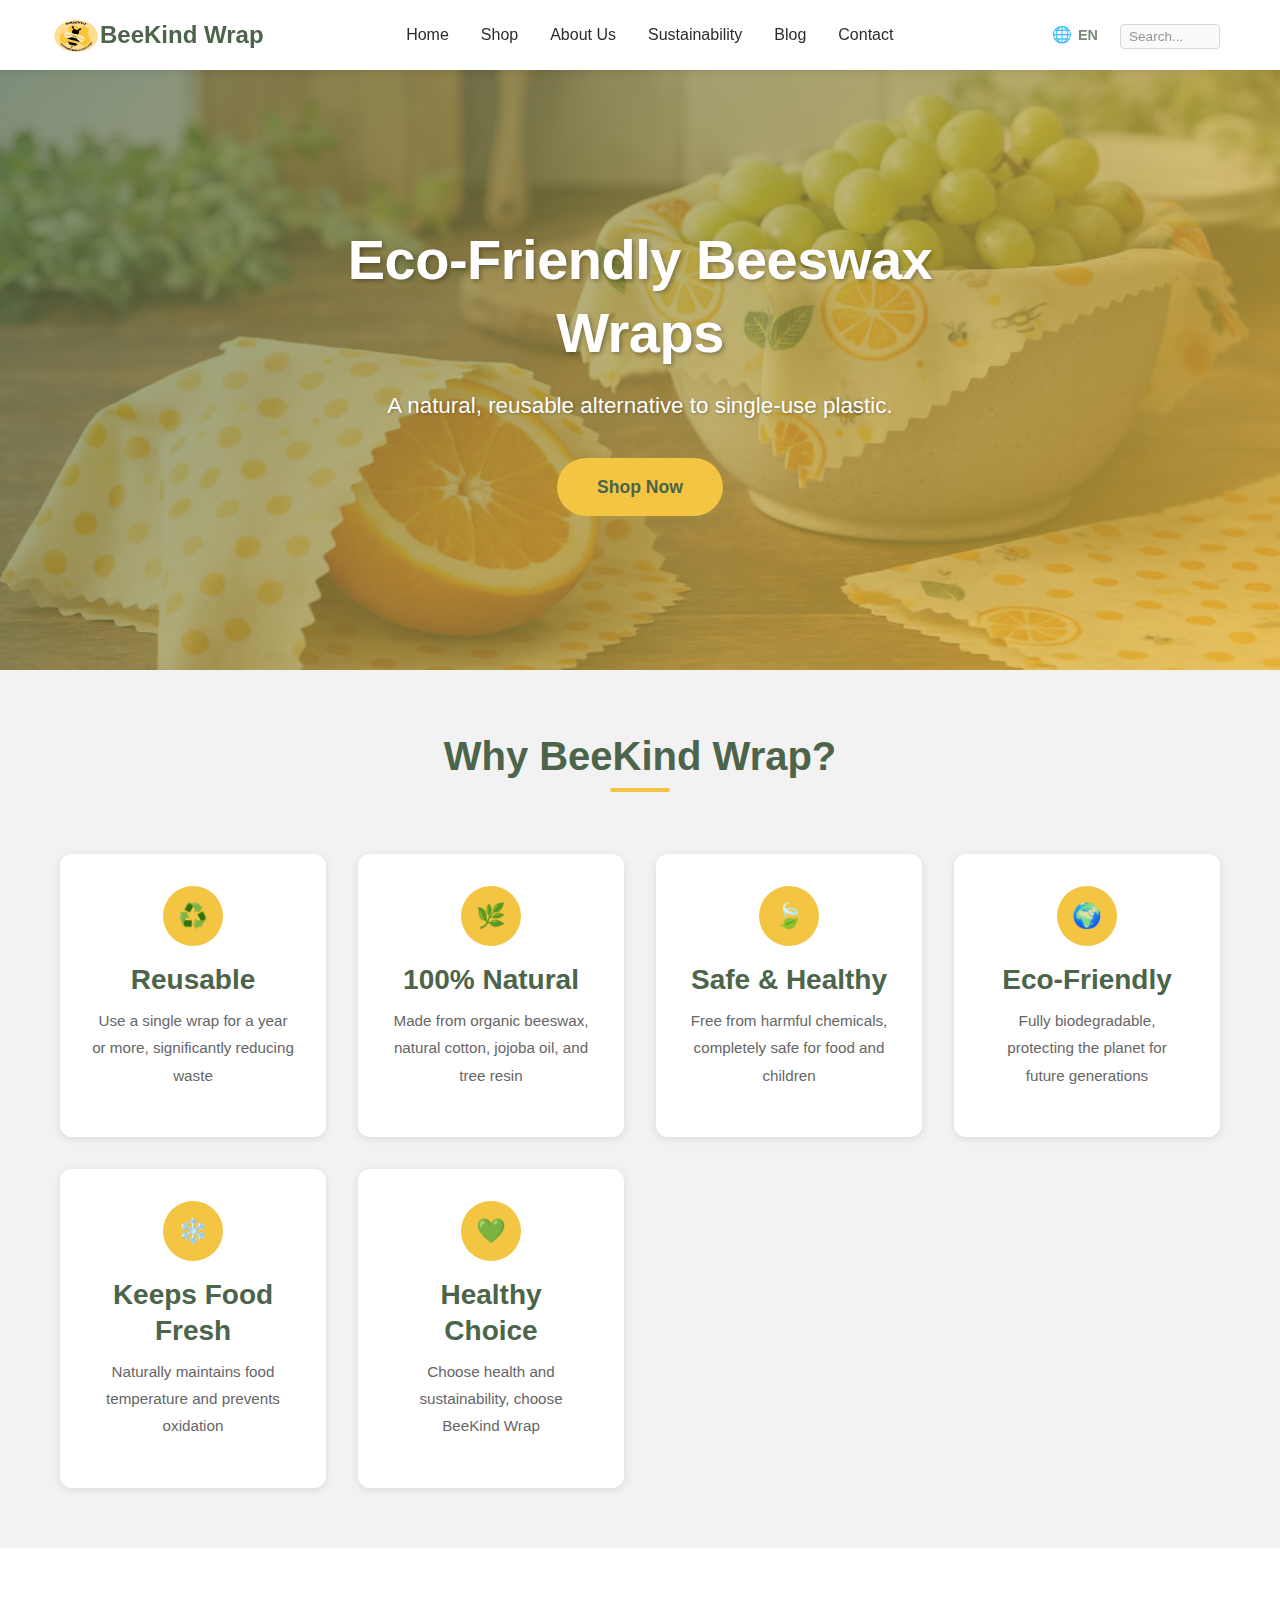
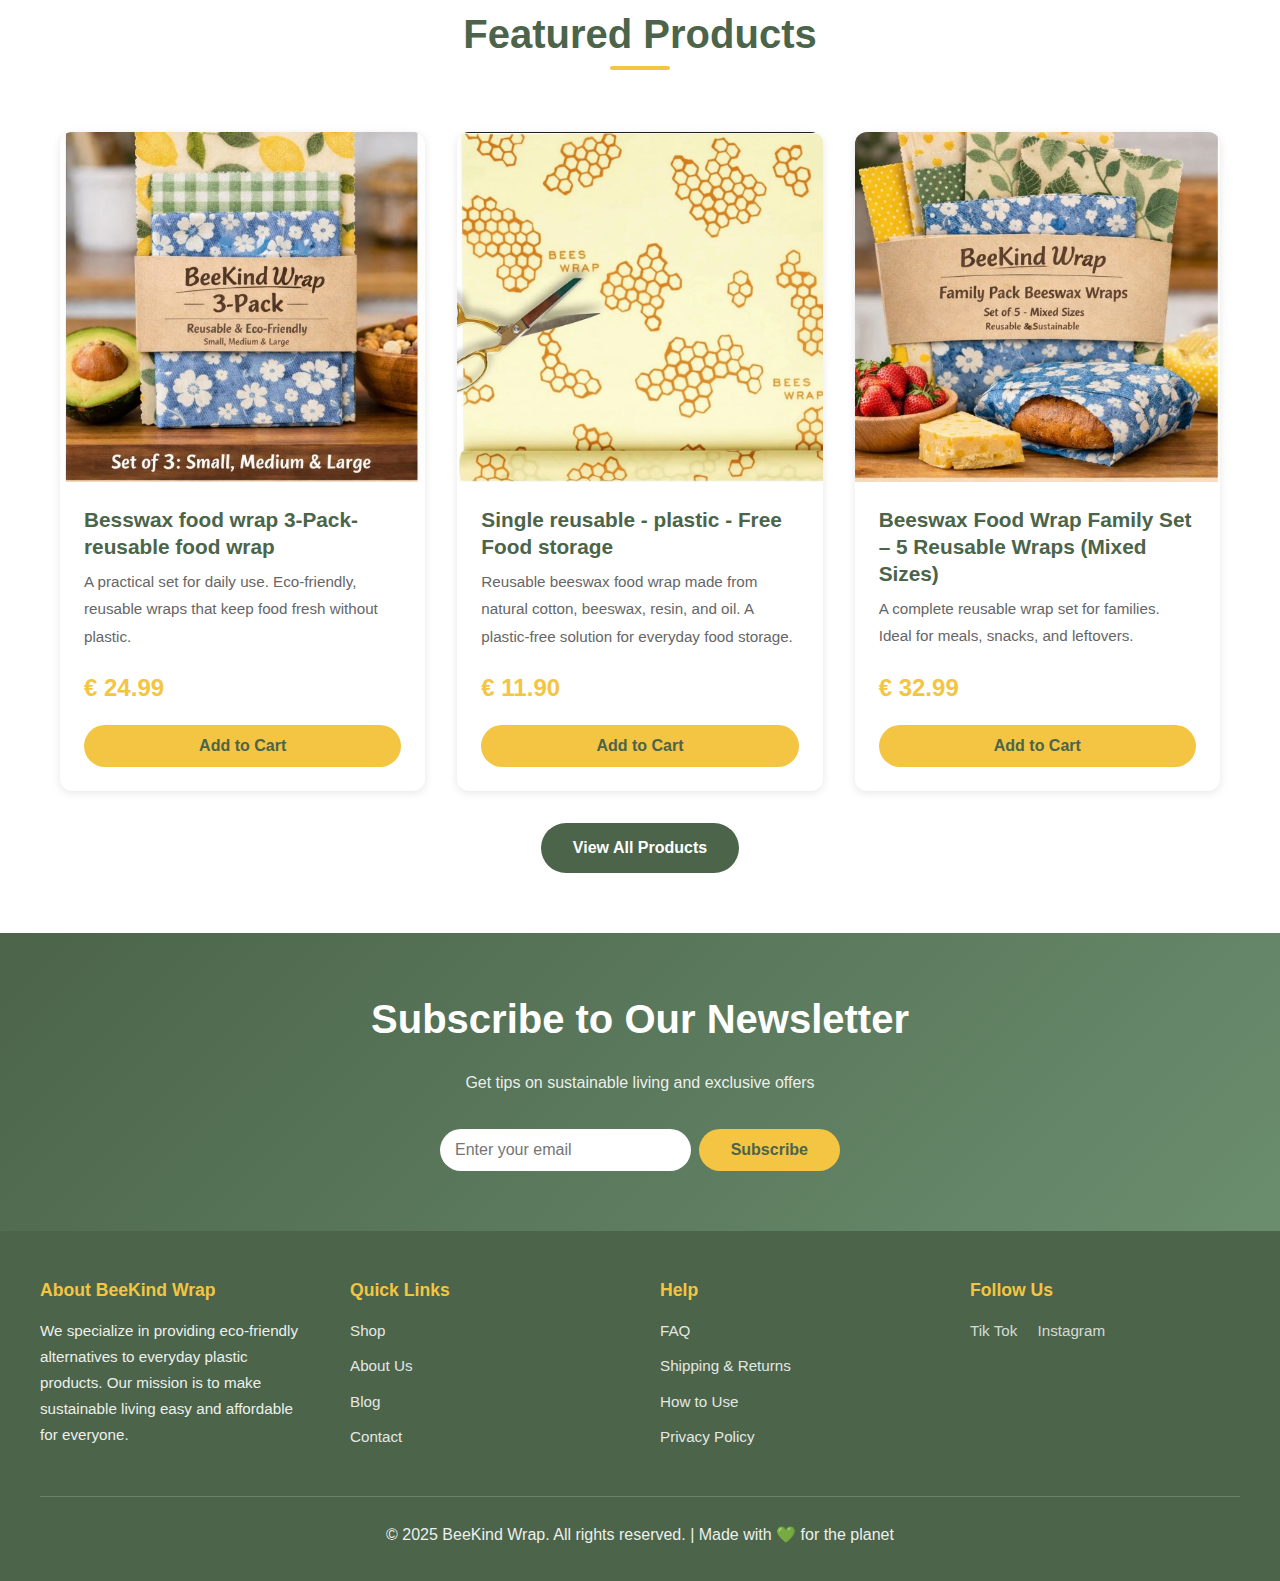
<file: index.html>
<!DOCTYPE html>
<html lang="en">
<head>
  <meta charset="UTF-8">
  <meta name="viewport" content="width=device-width, initial-scale=1.0">
  <meta name="description" content="BeeKind Wrap - Eco-friendly, reusable beeswax food wraps. A natural and safe alternative to single-use plastic.">
  <meta name="keywords" content="beeswax, eco-friendly wraps, sustainability, plastic alternatives">
  <meta name="author" content="BeeKind Wrap">
  <title>BeeKind Wrap - Eco-Friendly Beeswax Wraps</title>
  <link rel="stylesheet" href="style.css">
</head>
<body>
  <!-- Navigation -->
   <!-- <nav>
    <div class="nav-container">
      <div class="logo">
        <div class="logo-icon"><img src="./IMG-20251217-WA0205.jpg" height="45" width="45"></div>
        <span>BeeKind Wrap</span>
      </div>
      <ul class="nav-links">
        <li><a href="index.html">Home</a></li>
        <li class="has-dropdown">
           <a href="shop.html">Shop</a>
           <ul class="dropdown">
             <li><a href="how-to-use.html">how to use</a></li>
           </ul>
        </li>
        <li class="has-dropdown">
           <a href="about.html">About Us</a>
           <ul class="dropdown">
             <li><a href="quality.html">Quality & Materials</a></li>
           </ul>
        </li>
        <li><a href="sustainability.html">Sustainability</a></li>
        <li class="has-dropdown">
           <a href="blog.html">Blog</a>
           <ul class="dropdown">
             <li><a href="ecoLifestyle.html">Eco Lifestyle Tips</a></li>
           </ul>
        </li>
        <li class="has-dropdown">
           <a href="contact.html">Contact</a>
           <ul class="dropdown">
             <li><a href="faq.html">FAQ</a></li>
             <li><a href="shipping.html">Shipping & Returns</a></li>
           </ul>
        </li>
      </ul>
      <div class="lang-hint">
        <span class="globe">🌐</span>
        <span class="lang active">EN</span>
      </div>

      <div class="nav-toggle">
        <span></span>
        <span></span>
        <span></span>
      </div>
    </div>
  </nav> -->

  <nav>
  <div class="nav-container">
    <!-- Logo -->
    <div class="logo">
      <div class="logo-icon"><img src="./IMG-20251217-WA0205.jpg" height="45" width="45"></div>
      <span>BeeKind Wrap</span>
    </div>

    <!-- Main navigation links -->
    <ul class="nav-links">
      <li><a href="index.html">Home</a></li>
      <li class="has-dropdown">
        <a href="shop.html">Shop</a>
        <ul class="dropdown">
          <li><a href="how-to-use.html">How to use</a></li>
        </ul>
      </li>
      <li class="has-dropdown">
        <a href="about.html">About Us</a>
        <ul class="dropdown">
          <li><a href="quality.html">Quality & Materials</a></li>
        </ul>
      </li>
      <li><a href="sustainability.html">Sustainability</a></li>
      <li class="has-dropdown">
        <a href="blog.html">Blog</a>
        <ul class="dropdown">
          <li><a href="ecoLifestyle.html">Eco Lifestyle Tips</a></li>
        </ul>
      </li>
      <li class="has-dropdown">
        <a href="contact.html">Contact</a>
        <ul class="dropdown">
          <li><a href="faq.html">FAQ</a></li>
          <li><a href="shipping.html">Shipping & Returns</a></li>
        </ul>
      </li>
    </ul>

    

    <!-- Language hint -->
    <div class="lang-hint">
      <span class="globe">🌐</span>
      <span class="lang active">EN</span>
      <!-- Search box -->
    <div class="nav-search">
      <input type="text" placeholder="Search..." />
    </div>
    </div>

    <!-- Hamburger toggle -->
    <div class="nav-toggle">
      <span></span>
      <span></span>
      <span></span>
    </div>
  </div>
</nav>


  <!-- Hero Section with Background Image -->
  <section class="hero" id="home" style="background: linear-gradient(135deg, rgba(75, 100, 74, 0.7) 0%, rgba(244, 197, 66, 0.7) 100%), url('Screenshot2025-12-02140410.png') center/cover no-repeat; min-height: 600px; display: flex; align-items: center; justify-content: center;">
    <div class="hero-content" style="text-align: center; color: white; max-width: 700px; padding: 40px 20px;">
      <h1 style="color: white; font-size: 3.5rem; margin-bottom: 1rem; text-shadow: 2px 2px 4px rgba(0,0,0,0.3);">Eco-Friendly Beeswax Wraps</h1>
      <p style="color: white; font-size: 1.4rem; margin-bottom: 2rem; text-shadow: 1px 1px 3px rgba(0,0,0,0.3);">A natural, reusable alternative to single-use plastic.</p>
      <a href="shop.html" class="btn btn-primary" style="font-size: 1.1rem; padding: 15px 40px;">Shop Now</a>
    </div>
  </section>

  <!-- Features Section -->
  <section class="features" id="features">
    <div class="container">
      <div class="section-title">
        <h2>Why BeeKind Wrap?</h2>
      </div>
      <div class="features-grid">
        <div class="feature-item" data-animation="fadeInUp">
          <div class="feature-icon">♻️</div>
          <h3>Reusable</h3>
          <p>Use a single wrap for a year or more, significantly reducing waste</p>
        </div>
        <div class="feature-item" data-animation="fadeInUp">
          <div class="feature-icon">🌿</div>
          <h3>100% Natural</h3>
          <p>Made from organic beeswax, natural cotton, jojoba oil, and tree resin</p>
        </div>
        <div class="feature-item" data-animation="fadeInUp">
          <div class="feature-icon">🍃</div>
          <h3>Safe & Healthy</h3>
          <p>Free from harmful chemicals, completely safe for food and children</p>
        </div>
        <div class="feature-item" data-animation="fadeInUp">
          <div class="feature-icon">🌍</div>
          <h3>Eco-Friendly</h3>
          <p>Fully biodegradable, protecting the planet for future generations</p>
        </div>
        <div class="feature-item" data-animation="fadeInUp">
          <div class="feature-icon">❄️</div>
          <h3>Keeps Food Fresh</h3>
          <p>Naturally maintains food temperature and prevents oxidation</p>
        </div>
        <div class="feature-item" data-animation="fadeInUp">
          <div class="feature-icon">💚</div>
          <h3>Healthy Choice</h3>
          <p>Choose health and sustainability, choose BeeKind Wrap</p>
        </div>
      </div>
    </div>
  </section>

  <!-- Featured Products Section -->
  <section id="products">
    <div class="container">
      <div class="section-title">
        <h2>Featured Products</h2>
      </div>
      <div class="products-grid">
        <div class="product-card" data-category="bundle" data-animation="fadeInUp">
          <div class="product-image-wrapper">
            <img src="./WhatsApp Image 2025-12-18 at 00.45.18.jpeg" alt="Small Beeswax Wrap" class="product-image image-main">
            <img src="./IMG-20251218-WA0063.jpg" alt="Small Beeswax Wrap Hover" class="product-image image-hover">
          </div>
        
          <div class="product-info">
            <h3 class="product-name">Besswax food wrap 3-Pack- reusable food wrap</h3>
            <p class="product-description">
              A practical set for daily use. Eco-friendly, reusable wraps that keep food fresh without plastic.
            </p>
            <p class="product-price">€ 24.99</p>
            <button class="btn btn-primary add-to-cart Product 1"
              data-product="Besswax food wrap 3-Pack- reusable food wrap"
              data-price="24.99">
              Add to Cart
            </button>
          </div>
        </div>
        
        <div class="product-card" data-category="bundle" data-animation="fadeInUp">
          <div class="product-image-wrapper">
            <img src="./WhatsApp Image 2025-12-18 at 11.44.15.jpeg" alt="Small Beeswax Wrap" class="product-image image-main">
            <img src="./WhatsApp Image 2025-12-18 at 11.30.52.jpeg" alt="Small Beeswax Wrap Hover" class="product-image image-hover">
          </div>
        
          <div class="product-info">
            <h3 class="product-name">Single reusable - plastic - Free Food storage</h3>
            <p class="product-description">
              Reusable beeswax food wrap made from natural cotton, beeswax, resin, and oil. A plastic-free solution for everyday food storage.
            </p>
            <p class="product-price">€ 11.90</p>
            <button class="btn btn-primary add-to-cart Product 2"
              data-product="Single reusable - Free plastic Food storage"
              data-price="11.90">
              Add to Cart
            </button>
          </div>
        </div>

        <div class="product-card" data-category="bundle" data-animation="fadeInUp">
          <div class="product-image-wrapper">
            <img src="./WhatsApp Image 2025-12-18 at 00.42.50.jpeg" alt="Small Beeswax Wrap" class="product-image image-main">
            <img src="./Gemini_Generated_Image_9nn1zm9nn1zm9nn1.png" alt="Small Beeswax Wrap Hover" class="product-image image-hover">
          </div>
        
          <div class="product-info">
            <h3 class="product-name">Beeswax Food Wrap Family Set – 5 Reusable Wraps (Mixed Sizes)</h3>
            <p class="product-description">
              A complete reusable wrap set for families. Ideal for meals, snacks, and leftovers.
            </p>
            <p class="product-price">€ 32.99</p>
            <button class="btn btn-primary add-to-cart Product 3"
              data-product="Beeswax Food Wrap Family Set – 5 Reusable Wraps (Mixed Sizes)"
              data-price="32.99">
              Add to Cart
            </button>
          </div>
        </div>

      </div>
      <div class="text-center mt-4">
        <a href="shop.html" class="btn btn-secondary">View All Products</a>
      </div>
    </div>
  </section>

  <!-- Sustainability Section
  <section id="sustainability">
    <div class="container">
      <div class="section-title">
        <h2>Sustainability & Environmental Impact</h2>
      </div>
      <div style="display: grid; grid-template-columns: 1fr 1fr; gap: 3rem; align-items: center; margin-top: 2rem;">
        <div data-animation="slideInLeft">
          <h3>Reduce Plastic Waste</h3>
          <p>Each beeswax wrap replaces hundreds of plastic bags over a year. Once its life ends, it can be composted completely naturally.</p>
          <p><strong>Fact:</strong> The average person uses about 100 plastic bags per year. With BeeKind Wrap, you can reduce this number to nearly zero!</p>
        </div>
        <div data-animation="slideInRight">
          <img src="/bee9 - Copy.jpg" alt="Sustainability" style="width: 100%; border-radius: 12px; box-shadow: 0 4px 16px rgba(0,0,0,0.15);">
        </div>
      </div>
    </div>
  </section> -->

  <!-- Testimonials Section -->
  <!-- <section class="testimonials" id="testimonials">
    <div class="container">
      <div class="section-title">
        <h2>What Our Customers Say</h2>
      </div>
      <div class="testimonials-grid">
        <div class="testimonial-card" data-animation="fadeInUp">
          <p class="testimonial-text">"Amazing product! I've significantly reduced plastic waste in my home. The wraps are easy to use and last a very long time."</p>
          <p class="testimonial-author">Sarah Johnson</p>
          <p class="testimonial-role">Mother & Eco-Enthusiast</p>
        </div>
        <div class="testimonial-card" data-animation="fadeInUp">
          <p class="testimonial-text">"High quality and fair price. I use them daily in my kitchen and recommend them to everyone I know."</p>
          <p class="testimonial-author">Michael Chen</p>
          <p class="testimonial-role">Home Chef</p>
        </div>
        <div class="testimonial-card" data-animation="fadeInUp">
          <p class="testimonial-text">"Excellent service and fast delivery. The product is worth every penny. Thank you BeeKind Wrap!"</p>
          <p class="testimonial-author">Emma Williams</p>
          <p class="testimonial-role">Nature Lover</p>
        </div>
      </div>
    </div>
  </section> -->

  <!-- Newsletter Section -->
  <section style="background: linear-gradient(135deg, #4b644a 0%, #6b8e6f 100%); color: white; text-align: center;">
    <div class="container">
      <h2 style="color: white;">Subscribe to Our Newsletter</h2>
      <p style="color: rgba(255,255,255,0.9); margin-bottom: 2rem;">Get tips on sustainable living and exclusive offers</p>
      <form class="newsletter-form" style="max-width: 400px; margin: 0 auto; display: flex; gap: 0.5rem;">
        <input type="email" placeholder="Enter your email" required style="flex: 1; padding: 12px 15px; border: none; border-radius: 50px; font-size: 1rem;">
        <button type="submit" class="btn btn-primary">Subscribe</button>
      </form>
    </div>
  </section>

  <!-- Footer -->
  <footer>
    <div class="footer-content">
      <div class="footer-section">
        <h4>About BeeKind Wrap</h4>
        <p>We specialize in providing eco-friendly alternatives to everyday plastic products. Our mission is to make sustainable living easy and affordable for everyone.</p>
      </div>
      <div class="footer-section">
        <h4>Quick Links</h4>
        <ul>
          <li><a href="shop.html">Shop</a></li>
          <li><a href="about.html">About Us</a></li>
          <li><a href="blog.html">Blog</a></li>
          <li><a href="contact.html">Contact</a></li>
        </ul>
      </div>
      <div class="footer-section">
        <h4>Help</h4>
        <ul>
          <li><a href="faq.html">FAQ</a></li>
          <li><a href="shipping.html">Shipping & Returns</a></li>
          <li><a href="how-to-use.html">How to Use</a></li>
          <li><a href="#">Privacy Policy</a></li>
        </ul>
      </div>
      <div class="footer-section">
        <h4>Follow Us</h4>
        <p>
          <a href="https://www.tiktok.com/@beekind.wrap1?is_from_webapp=1&sender_device=pc" target="_blank" style="margin-right: 1rem;">Tik Tok</a>
          <a href="https://www.instagram.com/beekind.wrap1?igsh=M3EzZGZpN3ZjOGiz&um_source=qr" target="_blank" style="margin-right: 1rem;">Instagram</a>
        </p>
      </div>
    </div>
    <div class="footer-bottom">
      <p>&copy; 2025 BeeKind Wrap. All rights reserved. | Made with 💚 for the planet</p>
    </div>
  </footer>

  <!-- Mini Cart Sidebar -->
<div class="cart-sidebar" id="cartSidebar">
  <div class="cart-header">
    <h3>Your Cart</h3>
    <span class="close-cart" id="closeCart">&times;</span>
  </div>
  <div class="cart-items" id="cartItems">
    <!-- هنا ستضاف المنتجات بواسطة JS -->
  </div>
  <div class="cart-footer">
    <button id="checkoutBtn">Checkout</button>
  </div>
</div>


  <script src="main.js"></script>

</body>
</html>
</file>
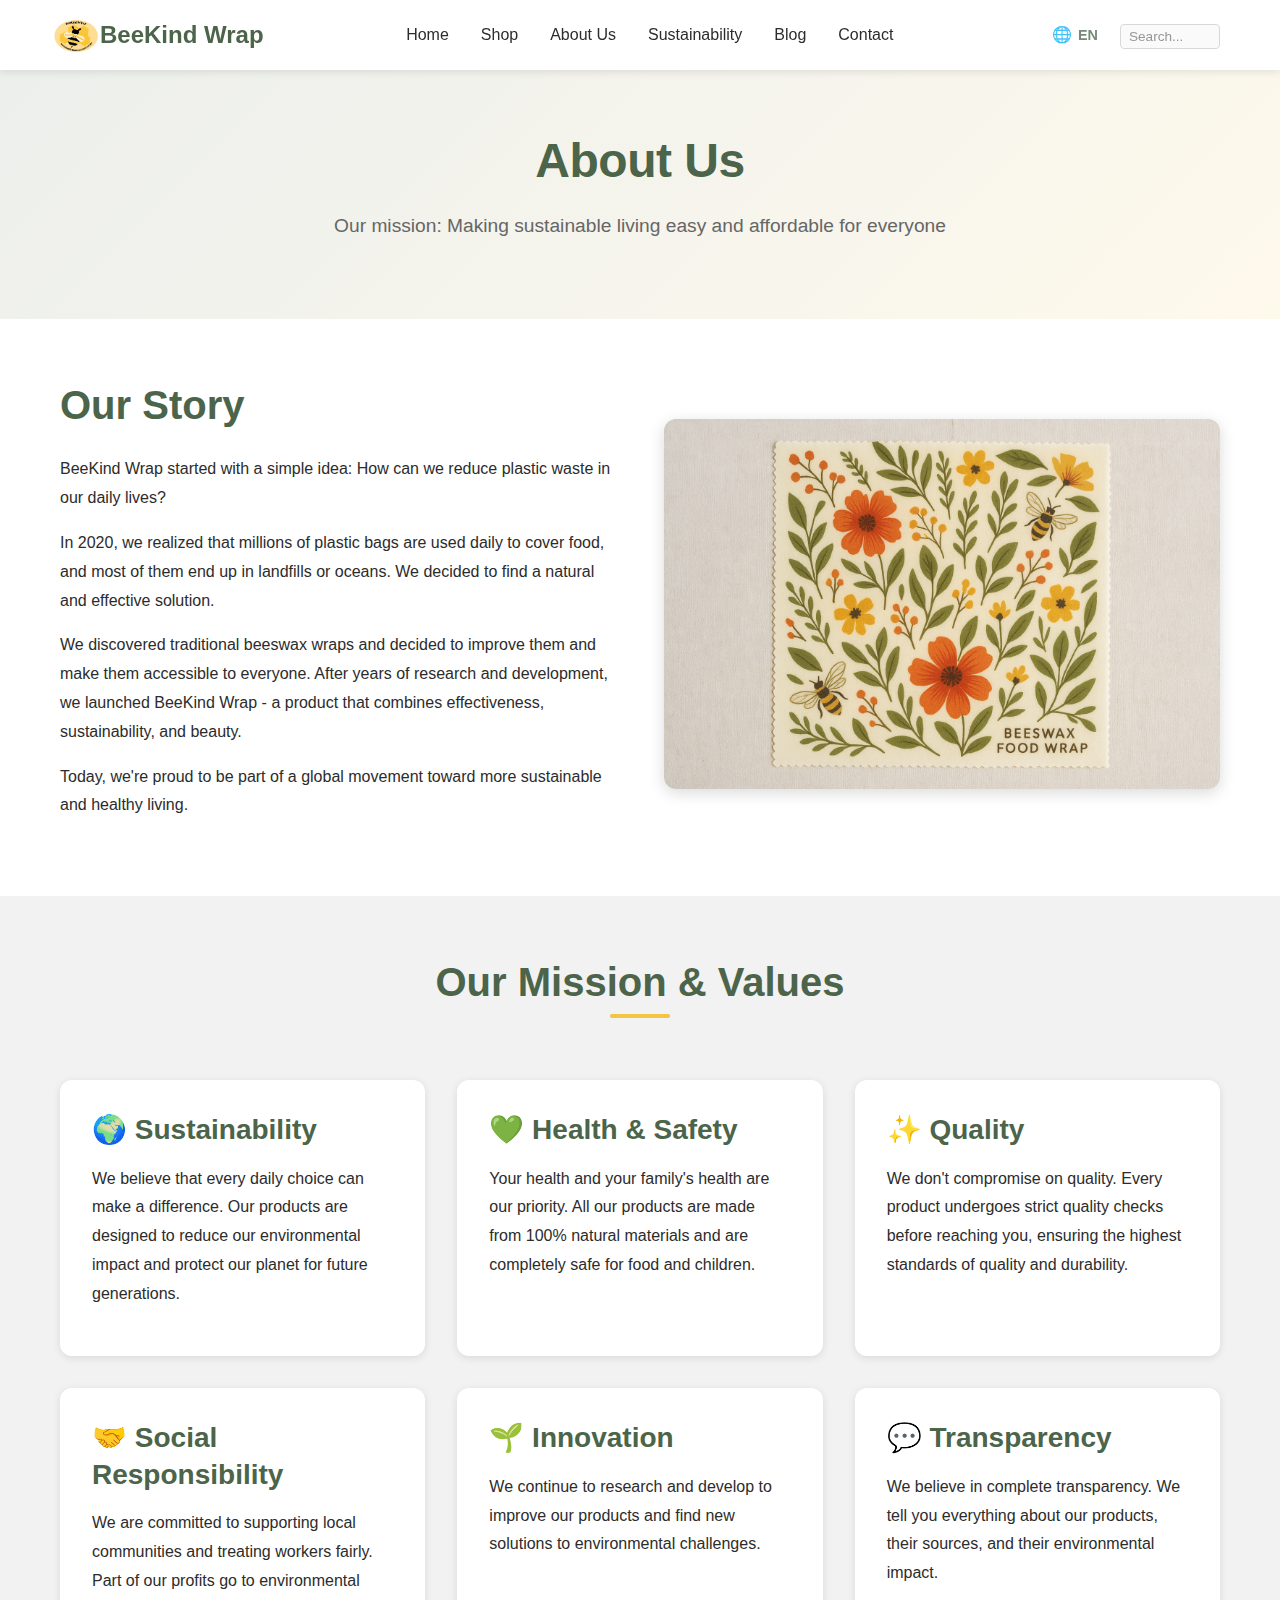
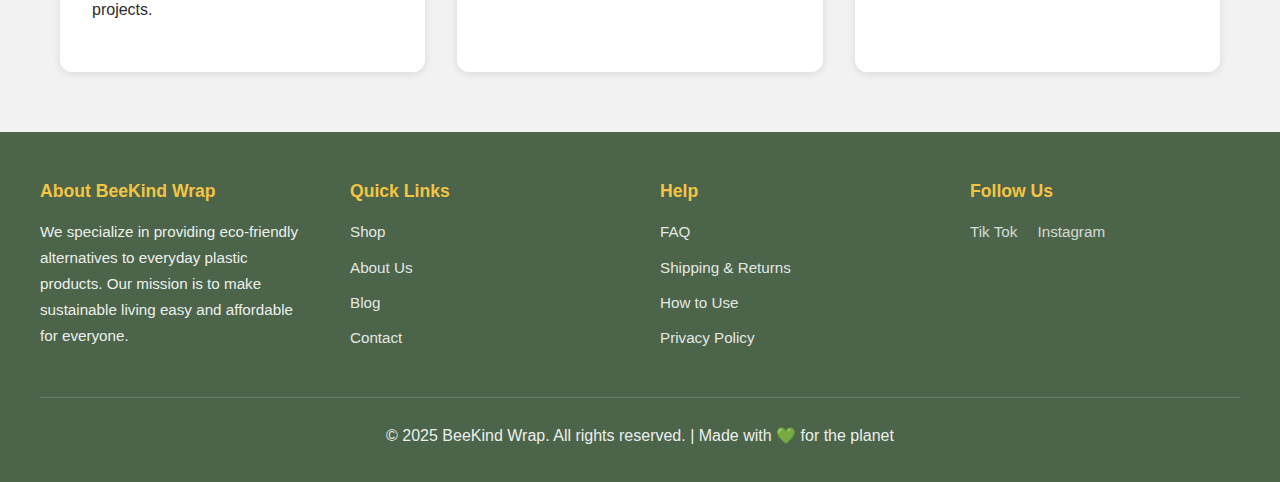
<file: about.html>
<!DOCTYPE html>
<html lang="en">
<head>
  <meta charset="UTF-8">
  <meta name="viewport" content="width=device-width, initial-scale=1.0">
  <meta name="description" content="Learn about BeeKind Wrap's story and mission for sustainable living">
  <title>About Us - BeeKind Wrap</title>
  <link rel="stylesheet" href="style.css">
</head>
<body>
  <!-- Navigation -->
     <nav>
  <div class="nav-container">
    <!-- Logo -->
    <div class="logo">
      <div class="logo-icon"><img src="./IMG-20251217-WA0205.jpg" height="45" width="45"></div>
      <span>BeeKind Wrap</span>
    </div>

    <!-- Main navigation links -->
    <ul class="nav-links">
      <li><a href="index.html">Home</a></li>
      <li class="has-dropdown">
        <a href="shop.html">Shop</a>
        <ul class="dropdown">
          <li><a href="how-to-use.html">How to use</a></li>
        </ul>
      </li>
      <li class="has-dropdown">
        <a href="about.html">About Us</a>
        <ul class="dropdown">
          <li><a href="quality.html">Quality & Materials</a></li>
        </ul>
      </li>
      <li><a href="sustainability.html">Sustainability</a></li>
      <li class="has-dropdown">
        <a href="blog.html">Blog</a>
        <ul class="dropdown">
          <li><a href="ecoLifestyle.html">Eco Lifestyle Tips</a></li>
        </ul>
      </li>
      <li class="has-dropdown">
        <a href="contact.html">Contact</a>
        <ul class="dropdown">
          <li><a href="faq.html">FAQ</a></li>
          <li><a href="shipping.html">Shipping & Returns</a></li>
        </ul>
      </li>
    </ul>

    

    <!-- Language hint -->
    <div class="lang-hint">
      <span class="globe">🌐</span>
      <span class="lang active">EN</span>
      <!-- Search box -->
    <div class="nav-search">
      <input type="text" placeholder="Search..." />
    </div>
    </div>

    <!-- Hamburger toggle -->
    <div class="nav-toggle">
      <span></span>
      <span></span>
      <span></span>
    </div>
  </div>
</nav>

  <!-- Page Header -->
  <section style="background: linear-gradient(135deg, rgba(75, 100, 74, 0.1) 0%, rgba(244, 197, 66, 0.1) 100%); padding: 60px 20px; text-align: center;">
    <div class="container">
      <h1>About Us</h1>
      <p style="font-size: 1.2rem; color: #666; margin-top: 1rem;">Our mission: Making sustainable living easy and affordable for everyone</p>
    </div>
  </section>

  <!-- Our Story -->
 <section class="story-section">
  <div class="container">
    <div class="story-grid">
      <div class="story-text" data-animation="slideInLeft">
        <h2>Our Story</h2>
        <p>BeeKind Wrap started with a simple idea: How can we reduce plastic waste in our daily lives?</p>
        <p>In 2020, we realized that millions of plastic bags are used daily to cover food, and most of them end up in landfills or oceans. We decided to find a natural and effective solution.</p>
        <p>We discovered traditional beeswax wraps and decided to improve them and make them accessible to everyone. After years of research and development, we launched BeeKind Wrap - a product that combines effectiveness, sustainability, and beauty.</p>
        <p>Today, we're proud to be part of a global movement toward more sustainable and healthy living.</p>
      </div>

      <div class="story-image" data-animation="slideInRight">
        <img src="./ChatGPT Image Dec 2, 2025, 01_45_55 PM.png" alt="Our Story">
      </div>
    </div>
  </div>
</section>


  <!-- Our Mission & Values -->
  <section style="background-color: #f2f2f2; padding: 60px 20px;">
    <div class="container">
      <div class="section-title">
        <h2>Our Mission & Values</h2>
      </div>
      <div style="display: grid; grid-template-columns: repeat(auto-fit, minmax(280px, 1fr)); gap: 2rem;">
        <div style="background-color: white; padding: 2rem; border-radius: 12px; box-shadow: 0 2px 8px rgba(0,0,0,0.1);">
          <h3 style="color: #4b644a; margin-bottom: 1rem;">🌍 Sustainability</h3>
          <p>We believe that every daily choice can make a difference. Our products are designed to reduce our environmental impact and protect our planet for future generations.</p>
        </div>
        <div style="background-color: white; padding: 2rem; border-radius: 12px; box-shadow: 0 2px 8px rgba(0,0,0,0.1);">
          <h3 style="color: #4b644a; margin-bottom: 1rem;">💚 Health & Safety</h3>
          <p>Your health and your family's health are our priority. All our products are made from 100% natural materials and are completely safe for food and children.</p>
        </div>
        <div style="background-color: white; padding: 2rem; border-radius: 12px; box-shadow: 0 2px 8px rgba(0,0,0,0.1);">
          <h3 style="color: #4b644a; margin-bottom: 1rem;">✨ Quality</h3>
          <p>We don't compromise on quality. Every product undergoes strict quality checks before reaching you, ensuring the highest standards of quality and durability.</p>
        </div>
        <div style="background-color: white; padding: 2rem; border-radius: 12px; box-shadow: 0 2px 8px rgba(0,0,0,0.1);">
          <h3 style="color: #4b644a; margin-bottom: 1rem;">🤝 Social Responsibility</h3>
          <p>We are committed to supporting local communities and treating workers fairly. Part of our profits go to environmental projects.</p>
        </div>
        <div style="background-color: white; padding: 2rem; border-radius: 12px; box-shadow: 0 2px 8px rgba(0,0,0,0.1);">
          <h3 style="color: #4b644a; margin-bottom: 1rem;">🌱 Innovation</h3>
          <p>We continue to research and develop to improve our products and find new solutions to environmental challenges.</p>
        </div>
        <div style="background-color: white; padding: 2rem; border-radius: 12px; box-shadow: 0 2px 8px rgba(0,0,0,0.1);">
          <h3 style="color: #4b644a; margin-bottom: 1rem;">💬 Transparency</h3>
          <p>We believe in complete transparency. We tell you everything about our products, their sources, and their environmental impact.</p>
        </div>
      </div>
    </div>
  </section>

  <!-- Materials Section -->
  <!-- <section style="padding: 60px 20px;">
    <div class="container">
      <div class="section-title">
        <h2>High-Quality Materials</h2>
      </div>
      <div style="display: grid; grid-template-columns: repeat(auto-fit, minmax(250px, 1fr)); gap: 2rem;">
        <div style="text-align: center;">
          <div style="font-size: 3rem; margin-bottom: 1rem;">🍯</div>
          <h3 style="color: #4b644a;">Organic Beeswax</h3>
          <p>Sourced from trusted beehives, it provides natural food protection and keeps food fresh.</p>
        </div>
        <div style="text-align: center;">
          <div style="font-size: 3rem; margin-bottom: 1rem;">🌾</div>
          <h3 style="color: #4b644a;">Organic Cotton</h3>
          <p>100% natural cotton free from pesticides, soft and safe for food and skin.</p>
        </div>
        <div style="text-align: center;">
          <div style="font-size: 3rem; margin-bottom: 1rem;">🌿</div>
          <h3 style="color: #4b644a;">Jojoba Oil</h3>
          <p>Natural oil that gives flexibility and durability, keeping the wrap effective longer.</p>
        </div>
        <div style="text-align: center;">
          <div style="font-size: 3rem; margin-bottom: 1rem;">🌲</div>
          <h3 style="color: #4b644a;">Natural Tree Resin</h3>
          <p>Sustainably extracted from trees, giving the wrap natural adhesive properties.</p>
        </div>
      </div>
    </div>
  </section> -->

  <!-- Impact Section -->
  <!-- <section style="background: linear-gradient(135deg, rgba(75, 100, 74, 0.05) 0%, rgba(244, 197, 66, 0.05) 100%); padding: 60px 20px;">
    <div class="container">
      <div class="section-title">
        <h2>Our Environmental Impact</h2>
      </div>
      <div style="display: grid; grid-template-columns: repeat(auto-fit, minmax(200px, 1fr)); gap: 2rem; text-align: center;">
        <div>
          <div style="font-size: 2.5rem; color: #f4c542; font-weight: bold; margin-bottom: 0.5rem;">50,000+</div>
          <p style="color: #666;">Plastic bags avoided</p>
        </div>
        <div>
          <div style="font-size: 2.5rem; color: #f4c542; font-weight: bold; margin-bottom: 0.5rem;">10,000+</div>
          <p style="color: #666;">Happy customers worldwide</p>
        </div>
        <div>
          <div style="font-size: 2.5rem; color: #f4c542; font-weight: bold; margin-bottom: 0.5rem;">100%</div>
          <p style="color: #666;">Natural and biodegradable</p>
        </div>
        <div>
          <div style="font-size: 2.5rem; color: #f4c542; font-weight: bold; margin-bottom: 0.5rem;">5 Years</div>
          <p style="color: #666;">Of innovation and development</p>
        </div>
      </div>
    </div>
  </section> -->

  <!-- Team Section -->
  <!-- <section style="padding: 60px 20px;">
    <div class="container">
      <div class="section-title">
        <h2>Our Team</h2>
      </div>
      <p style="text-align: center; max-width: 600px; margin: 0 auto 3rem; color: #666;">
        The BeeKind Wrap team consists of specialists in sustainability, environment, and manufacturing. We work together with passion to make a positive difference in the world.
      </p>
      <div style="display: grid; grid-template-columns: repeat(auto-fit, minmax(250px, 1fr)); gap: 2rem;">
        <div style="text-align: center; background-color: #f2f2f2; padding: 2rem; border-radius: 12px;">
          <div style="font-size: 4rem; margin-bottom: 1rem;">👩‍💼</div>
          <h3 style="color: #4b644a;">Sarah Johnson</h3>
          <p style="color: #999; margin-bottom: 0.5rem;">Founder & CEO</p>
          <p style="font-size: 0.9rem; color: #666;">Sustainability specialist with 10 years of environmental science experience</p>
        </div>
        <div style="text-align: center; background-color: #f2f2f2; padding: 2rem; border-radius: 12px;">
          <div style="font-size: 4rem; margin-bottom: 1rem;">👨‍🔬</div>
          <h3 style="color: #4b644a;">Michael Chen</h3>
          <p style="color: #999; margin-bottom: 0.5rem;">R&D Manager</p>
          <p style="font-size: 0.9rem; color: #666;">Chemist specialized in natural materials and eco-friendly products</p>
        </div>
        <div style="text-align: center; background-color: #f2f2f2; padding: 2rem; border-radius: 12px;">
          <div style="font-size: 4rem; margin-bottom: 1rem;">👩‍💻</div>
          <h3 style="color: #4b644a;">Emma Williams</h3>
          <p style="color: #999; margin-bottom: 0.5rem;">Marketing & Communications Manager</p>
          <p style="font-size: 0.9rem; color: #666;">Digital marketing specialist and customer relations expert</p>
        </div>
      </div>
    </div>
  </section> -->

  <!-- Footer -->
 <footer>
    <div class="footer-content">
      <div class="footer-section">
        <h4>About BeeKind Wrap</h4>
        <p>We specialize in providing eco-friendly alternatives to everyday plastic products. Our mission is to make sustainable living easy and affordable for everyone.</p>
      </div>
      <div class="footer-section">
        <h4>Quick Links</h4>
        <ul>
          <li><a href="shop.html">Shop</a></li>
          <li><a href="about.html">About Us</a></li>
          <li><a href="blog.html">Blog</a></li>
          <li><a href="contact.html">Contact</a></li>
        </ul>
      </div>
      <div class="footer-section">
        <h4>Help</h4>
        <ul>
          <li><a href="faq.html">FAQ</a></li>
          <li><a href="shipping.html">Shipping & Returns</a></li>
          <li><a href="how-to-use.html">How to Use</a></li>
          <li><a href="#">Privacy Policy</a></li>
        </ul>
      </div>
      <div class="footer-section">
        <h4>Follow Us</h4>
        <p>
          <a href="https://www.tiktok.com/@beekind.wrap1?is_from_webapp=1&sender_device=pc" target="_blank" style="margin-right: 1rem;">Tik Tok</a>
          <a href="https://www.instagram.com/beekind.wrap1?igsh=M3EzZGZpN3ZjOGiz&um_source=qr" style="margin-right: 1rem;">Instagram</a>
        </p>
      </div>
    </div>
    <div class="footer-bottom">
      <p>&copy; 2025 BeeKind Wrap. All rights reserved. | Made with 💚 for the planet</p>
    </div>
  </footer>

  <script src="main.js"></script>
</body>
</html>
</file>
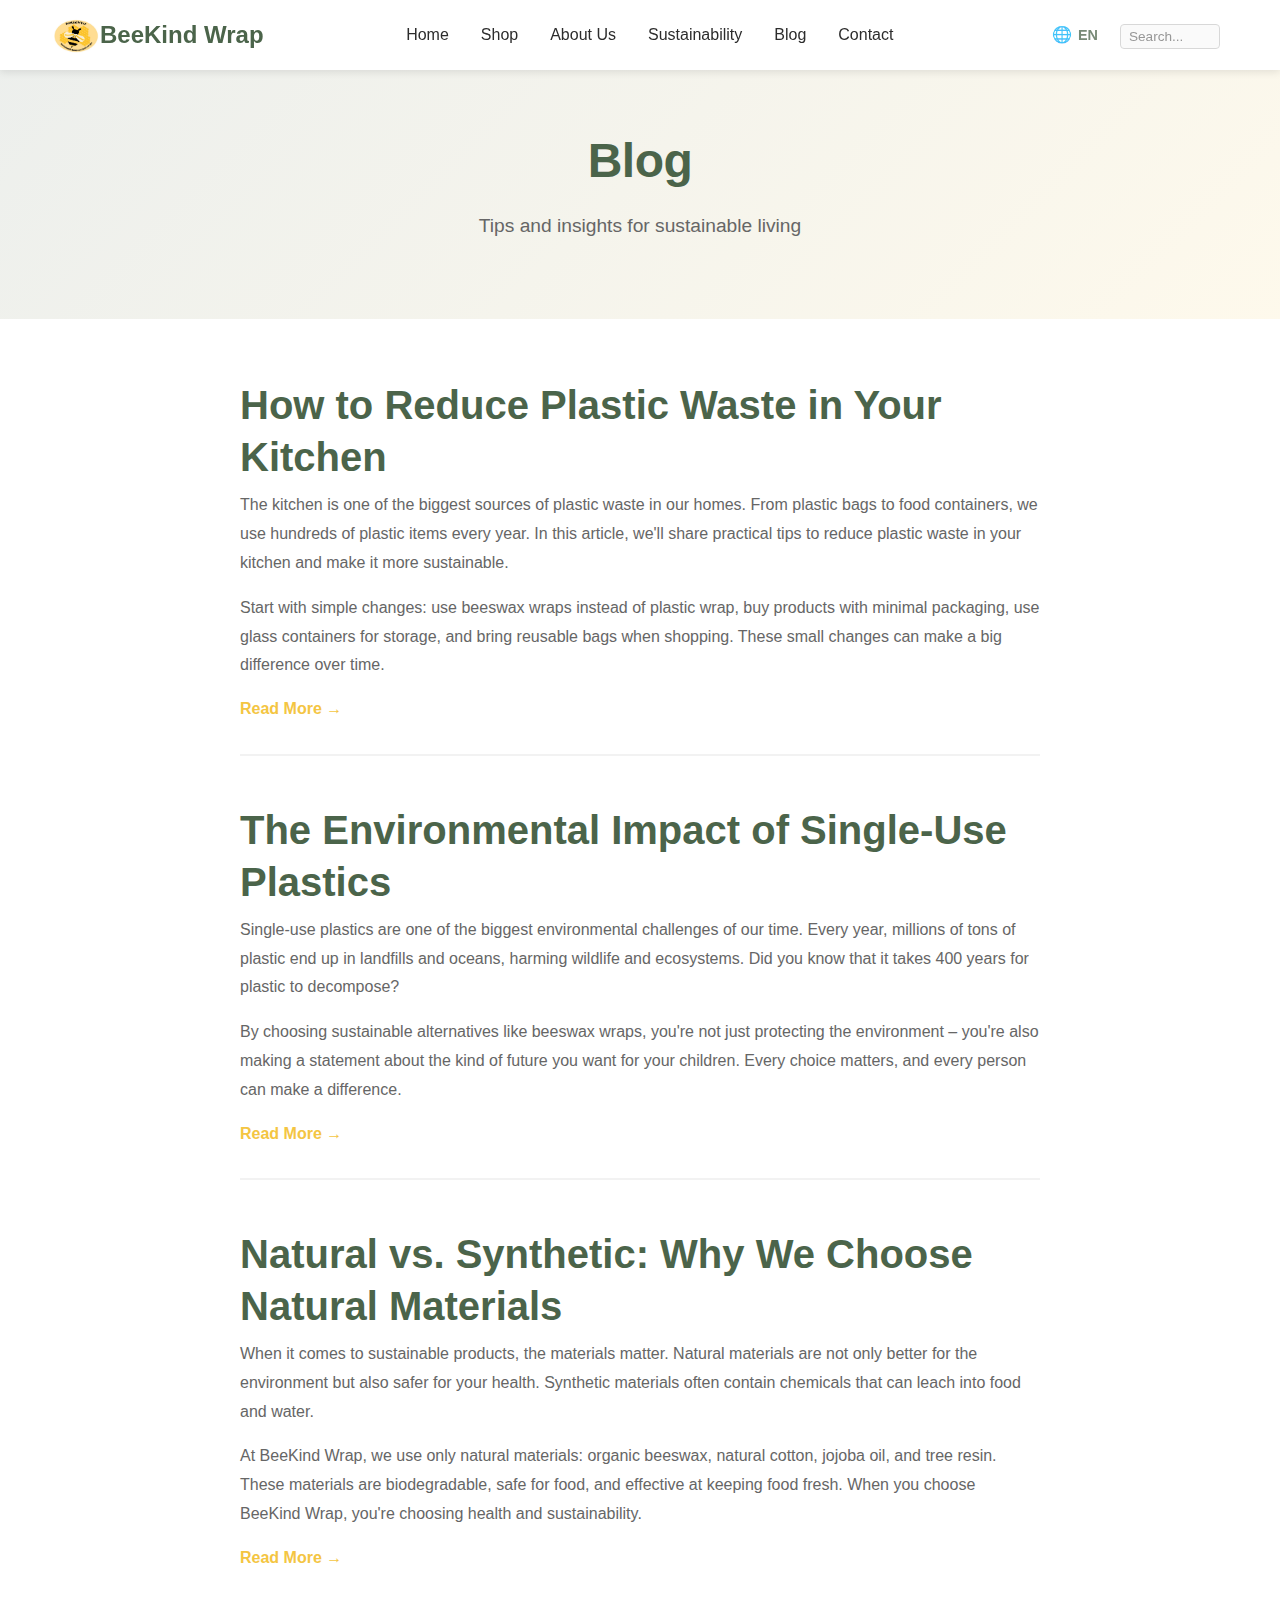
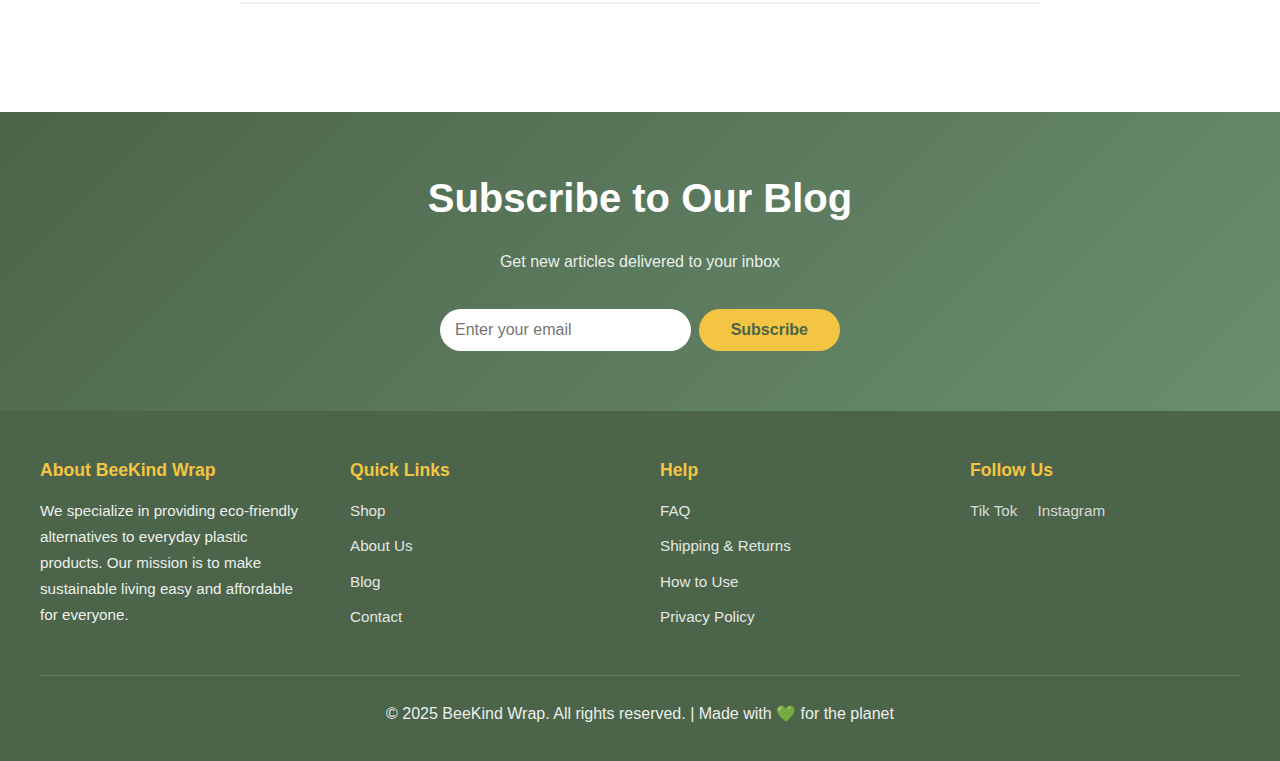
<file: blog.html>
<!DOCTYPE html>
<html lang="en">
<head>
  <meta charset="UTF-8">
  <meta name="viewport" content="width=device-width, initial-scale=1.0">
  <meta name="description" content="BeeKind Wrap Blog - Tips for sustainable living">
  <title>Blog - BeeKind Wrap</title>
  <link rel="stylesheet" href="style.css">
</head>
<body>
  <!-- Navigation -->
  <nav>
  <div class="nav-container">
    <!-- Logo -->
    <div class="logo">
      <div class="logo-icon"><img src="./IMG-20251217-WA0205.jpg" height="45" width="45"></div>
      <span>BeeKind Wrap</span>
    </div>

    <!-- Main navigation links -->
    <ul class="nav-links">
      <li><a href="index.html">Home</a></li>
      <li class="has-dropdown">
        <a href="shop.html">Shop</a>
        <ul class="dropdown">
          <li><a href="how-to-use.html">How to use</a></li>
        </ul>
      </li>
      <li class="has-dropdown">
        <a href="about.html">About Us</a>
        <ul class="dropdown">
          <li><a href="quality.html">Quality & Materials</a></li>
        </ul>
      </li>
      <li><a href="sustainability.html">Sustainability</a></li>
      <li class="has-dropdown">
        <a href="blog.html">Blog</a>
        <ul class="dropdown">
          <li><a href="ecoLifestyle.html">Eco Lifestyle Tips</a></li>
        </ul>
      </li>
      <li class="has-dropdown">
        <a href="contact.html">Contact</a>
        <ul class="dropdown">
          <li><a href="faq.html">FAQ</a></li>
          <li><a href="shipping.html">Shipping & Returns</a></li>
        </ul>
      </li>
    </ul>

    

    <!-- Language hint -->
    <div class="lang-hint">
      <span class="globe">🌐</span>
      <span class="lang active">EN</span>
      <!-- Search box -->
    <div class="nav-search">
      <input type="text" placeholder="Search..." />
    </div>
    </div>

    <!-- Hamburger toggle -->
    <div class="nav-toggle">
      <span></span>
      <span></span>
      <span></span>
    </div>
  </div>
</nav>

  <!-- Page Header -->
  <section style="background: linear-gradient(135deg, rgba(75, 100, 74, 0.1) 0%, rgba(244, 197, 66, 0.1) 100%); padding: 60px 20px; text-align: center;">
    <div class="container">
      <h1>Blog</h1>
      <p style="font-size: 1.2rem; color: #666; margin-top: 1rem;">Tips and insights for sustainable living</p>
    </div>
  </section>

  <!-- Blog Posts -->
  <section style="padding: 60px 20px;">
    <div class="container">
      <div style="max-width: 800px; margin: 0 auto;">
        <!-- Post 1 -->
        <article style="margin-bottom: 3rem; padding-bottom: 2rem; border-bottom: 2px solid #f2f2f2;">
          <h2 style="color: #4b644a; margin-bottom: 0.5rem;">How to Reduce Plastic Waste in Your Kitchen</h2>
          <!-- <p style="color: #999; margin-bottom: 1rem;">Published on December 1, 2024</p> -->
          <p style="color: #666; line-height: 1.8;">
            The kitchen is one of the biggest sources of plastic waste in our homes. From plastic bags to food containers, we use hundreds of plastic items every year. In this article, we'll share practical tips to reduce plastic waste in your kitchen and make it more sustainable.
          </p>
          <p style="color: #666; line-height: 1.8;">
            Start with simple changes: use beeswax wraps instead of plastic wrap, buy products with minimal packaging, use glass containers for storage, and bring reusable bags when shopping. These small changes can make a big difference over time.
          </p>
          <a href="#" style="color: #f4c542; text-decoration: none; font-weight: 600;">Read More →</a>
        </article>

        <!-- Post 2 -->
        <article style="margin-bottom: 3rem; padding-bottom: 2rem; border-bottom: 2px solid #f2f2f2;">
          <h2 style="color: #4b644a; margin-bottom: 0.5rem;">The Environmental Impact of Single-Use Plastics</h2>
          <!-- <p style="color: #999; margin-bottom: 1rem;">Published on November 28, 2024</p> -->
          <p style="color: #666; line-height: 1.8;">
            Single-use plastics are one of the biggest environmental challenges of our time. Every year, millions of tons of plastic end up in landfills and oceans, harming wildlife and ecosystems. Did you know that it takes 400 years for plastic to decompose?
          </p>
          <p style="color: #666; line-height: 1.8;">
            By choosing sustainable alternatives like beeswax wraps, you're not just protecting the environment – you're also making a statement about the kind of future you want for your children. Every choice matters, and every person can make a difference.
          </p>
          <a href="#" style="color: #f4c542; text-decoration: none; font-weight: 600;">Read More →</a>
        </article>

        <!-- Post 3 -->
        <article style="margin-bottom: 3rem; padding-bottom: 2rem; border-bottom: 2px solid #f2f2f2;">
          <h2 style="color: #4b644a; margin-bottom: 0.5rem;">Natural vs. Synthetic: Why We Choose Natural Materials</h2>
          <!-- <p style="color: #999; margin-bottom: 1rem;">Published on November 25, 2024</p> -->
          <p style="color: #666; line-height: 1.8;">
            When it comes to sustainable products, the materials matter. Natural materials are not only better for the environment but also safer for your health. Synthetic materials often contain chemicals that can leach into food and water.
          </p>
          <p style="color: #666; line-height: 1.8;">
            At BeeKind Wrap, we use only natural materials: organic beeswax, natural cotton, jojoba oil, and tree resin. These materials are biodegradable, safe for food, and effective at keeping food fresh. When you choose BeeKind Wrap, you're choosing health and sustainability.
          </p>
          <a href="#" style="color: #f4c542; text-decoration: none; font-weight: 600;">Read More →</a>
        </article>

        <!-- Post 4 -->
        <!-- <article style="margin-bottom: 3rem; padding-bottom: 2rem; border-bottom: 2px solid #f2f2f2;">
          <h2 style="color: #4b644a; margin-bottom: 0.5rem;">Composting at Home: A Complete Guide</h2>
          <p style="color: #999; margin-bottom: 1rem;">Published on November 20, 2024</p>
          <p style="color: #666; line-height: 1.8;">
            Composting is one of the easiest ways to reduce waste and create nutrient-rich soil for your garden. You don't need a lot of space or special equipment – just a small bin and some knowledge about what can be composted.
          </p>
          <p style="color: #666; line-height: 1.8;">
            When your beeswax wrap reaches the end of its life (usually after a year or more), you can compost it completely. It will break down naturally in a few weeks and become part of your garden soil. This is true sustainability – a product that returns to nature without any harm.
          </p>
          <a href="#" style="color: #f4c542; text-decoration: none; font-weight: 600;">Read More →</a>
        </article> -->

        <!-- Post 5 -->
        <!-- <article style="margin-bottom: 3rem; padding-bottom: 2rem; border-bottom: 2px solid #f2f2f2;">
          <h2 style="color: #4b644a; margin-bottom: 0.5rem;">5 Simple Ways to Live More Sustainably</h2>
          <p style="color: #999; margin-bottom: 1rem;">Published on November 15, 2024</p>
          <p style="color: #666; line-height: 1.8;">
            Living sustainably doesn't have to be complicated. Here are five simple ways to start making a positive impact on the environment today:
          </p>
          <ul style="color: #666; line-height: 2; margin-left: 2rem;">
            <li>Use reusable bags and containers instead of plastic</li>
            <li>Choose products with minimal packaging</li>
            <li>Buy local and seasonal products</li>
            <li>Reduce energy consumption at home</li>
            <li>Support companies that care about the environment</li>
          </ul>
          <a href="#" style="color: #f4c542; text-decoration: none; font-weight: 600;">Read More →</a>
        </article> -->

        <!-- Post 6 -->
        <!-- <article style="margin-bottom: 3rem; padding-bottom: 2rem;">
          <h2 style="color: #4b644a; margin-bottom: 0.5rem;">The Future of Sustainable Living</h2>
          <p style="color: #999; margin-bottom: 1rem;">Published on November 10, 2024</p>
          <p style="color: #666; line-height: 1.8;">
            The future of sustainable living is bright. More and more people are waking up to the importance of protecting our planet. Companies are innovating to create better, more sustainable products. Governments are implementing policies to reduce plastic waste.
          </p>
          <p style="color: #666; line-height: 1.8;">
            At BeeKind Wrap, we're optimistic about the future. We believe that by working together, we can create a world where sustainable living is the norm, not the exception. Join us on this journey toward a healthier, greener planet.
          </p>
          <a href="#" style="color: #f4c542; text-decoration: none; font-weight: 600;">Read More →</a>
        </article> -->
      </div>
    </div>
  </section>

  <!-- Newsletter Section -->
  <section style="background: linear-gradient(135deg, #4b644a 0%, #6b8e6f 100%); color: white; text-align: center;">
    <div class="container">
      <h2 style="color: white;">Subscribe to Our Blog</h2>
      <p style="color: rgba(255,255,255,0.9); margin-bottom: 2rem;">Get new articles delivered to your inbox</p>
      <form class="newsletter-form" style="max-width: 400px; margin: 0 auto; display: flex; gap: 0.5rem;">
        <input type="email" placeholder="Enter your email" required style="flex: 1; padding: 12px 15px; border: none; border-radius: 50px; font-size: 1rem;">
        <button type="submit" class="btn btn-primary">Subscribe</button>
      </form>
    </div>
  </section>

  <!-- Footer -->
<footer>
    <div class="footer-content">
      <div class="footer-section">
        <h4>About BeeKind Wrap</h4>
        <p>We specialize in providing eco-friendly alternatives to everyday plastic products. Our mission is to make sustainable living easy and affordable for everyone.</p>
      </div>
      <div class="footer-section">
        <h4>Quick Links</h4>
        <ul>
          <li><a href="shop.html">Shop</a></li>
          <li><a href="about.html">About Us</a></li>
          <li><a href="blog.html">Blog</a></li>
          <li><a href="contact.html">Contact</a></li>
        </ul>
      </div>
      <div class="footer-section">
        <h4>Help</h4>
        <ul>
          <li><a href="faq.html">FAQ</a></li>
          <li><a href="shipping.html">Shipping & Returns</a></li>
          <li><a href="how-to-use.html">How to Use</a></li>
          <li><a href="#">Privacy Policy</a></li>
        </ul>
      </div>
      <div class="footer-section">
        <h4>Follow Us</h4>
        <p>
          <a href="https://www.tiktok.com/@beekind.wrap1?is_from_webapp=1&sender_device=pc" target="_blank" style="margin-right: 1rem;">Tik Tok</a>
          <a href="https://www.instagram.com/beekind.wrap1?igsh=M3EzZGZpN3ZjOGiz&um_source=qr" style="margin-right: 1rem;">Instagram</a>
        </p>
      </div>
    </div>
    <div class="footer-bottom">
      <p>&copy; 2025 BeeKind Wrap. All rights reserved. | Made with 💚 for the planet</p>
    </div>
  </footer>

  <script src="main.js"></script>
</body>
</html>
</file>
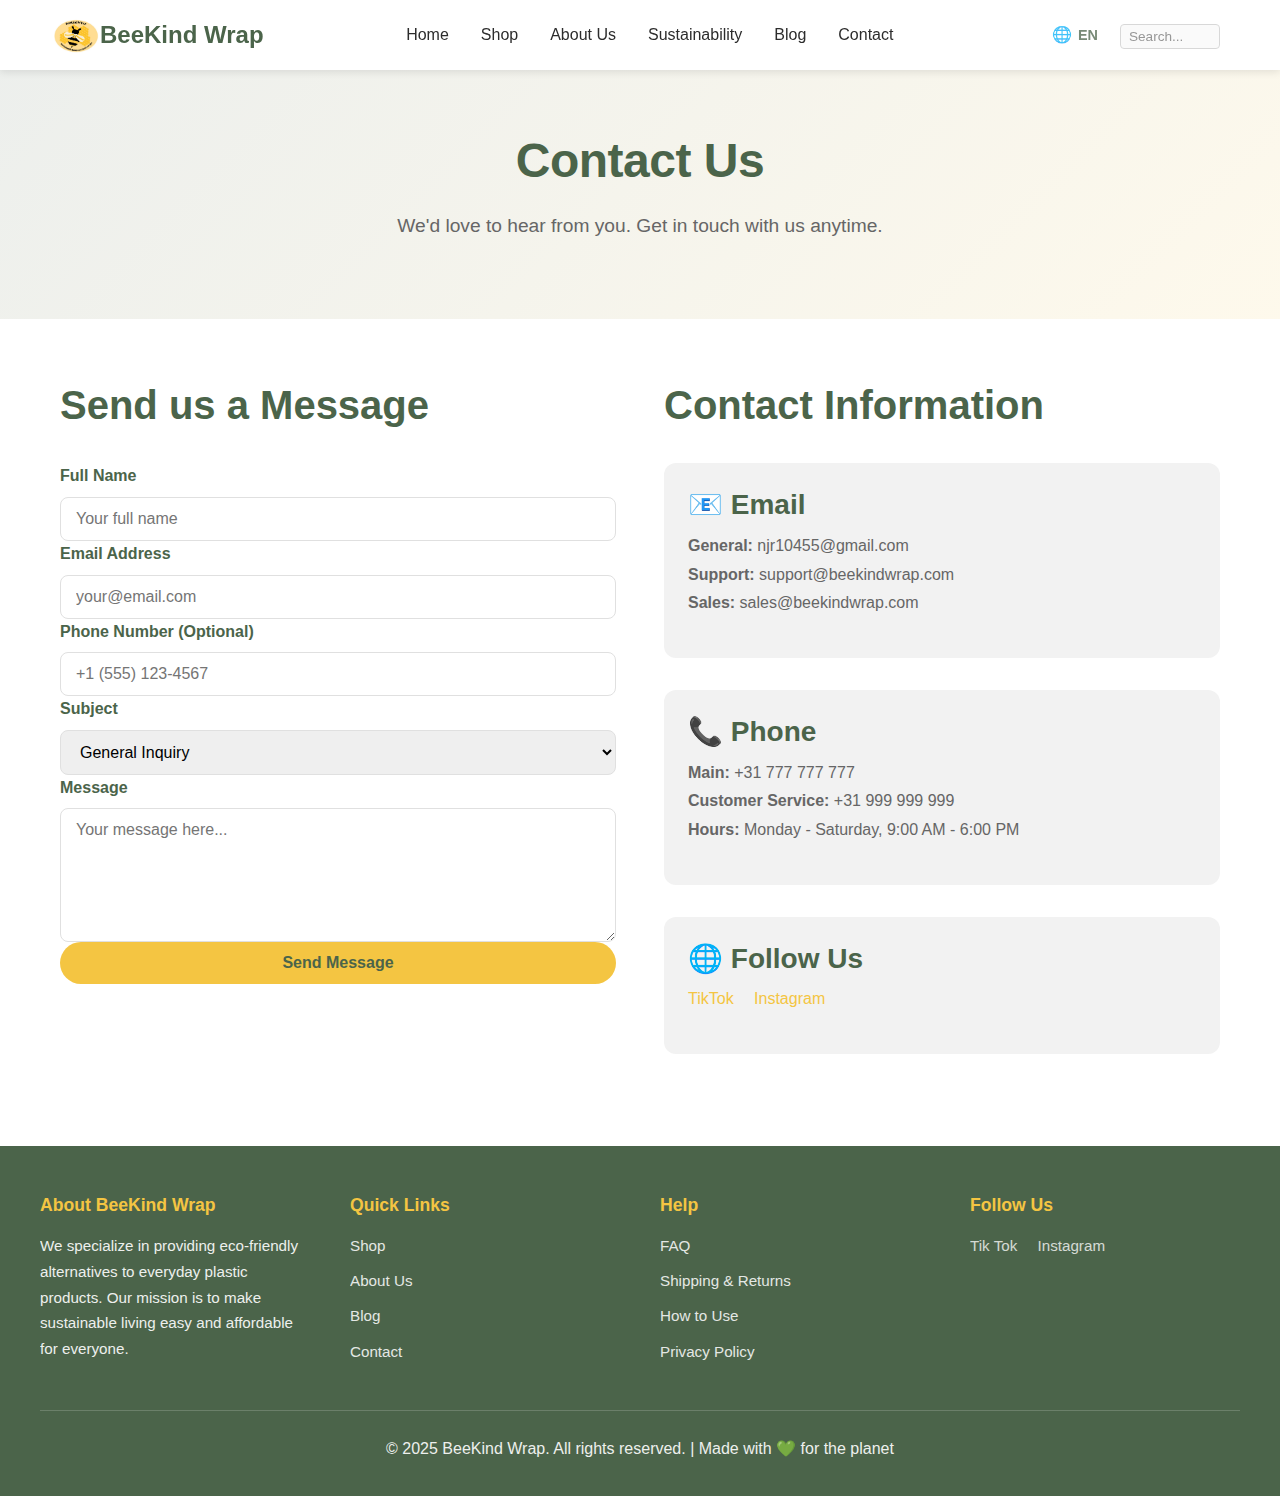
<file: contact.html>
<!DOCTYPE html>
<html lang="en">
<head>
  <meta charset="UTF-8">
  <meta name="viewport" content="width=device-width, initial-scale=1.0">
  <meta name="description" content="Contact BeeKind Wrap - Get in touch with us">
  <title>Contact Us - BeeKind Wrap</title>
  <link rel="stylesheet" href="style.css">
</head>
<body>
  <!-- Navigation -->
    <nav>
  <div class="nav-container">
    <!-- Logo -->
    <div class="logo">
      <div class="logo-icon"><img src="./IMG-20251217-WA0205.jpg" height="45" width="45"></div>
      <span>BeeKind Wrap</span>
    </div>

    <!-- Main navigation links -->
    <ul class="nav-links">
      <li><a href="index.html">Home</a></li>
      <li class="has-dropdown">
        <a href="shop.html">Shop</a>
        <ul class="dropdown">
          <li><a href="how-to-use.html">How to use</a></li>
        </ul>
      </li>
      <li class="has-dropdown">
        <a href="about.html">About Us</a>
        <ul class="dropdown">
          <li><a href="quality.html">Quality & Materials</a></li>
        </ul>
      </li>
      <li><a href="sustainability.html">Sustainability</a></li>
      <li class="has-dropdown">
        <a href="blog.html">Blog</a>
        <ul class="dropdown">
          <li><a href="ecoLifestyle.html">Eco Lifestyle Tips</a></li>
        </ul>
      </li>
      <li class="has-dropdown">
        <a href="contact.html">Contact</a>
        <ul class="dropdown">
          <li><a href="faq.html">FAQ</a></li>
          <li><a href="shipping.html">Shipping & Returns</a></li>
        </ul>
      </li>
    </ul>

    

    <!-- Language hint -->
    <div class="lang-hint">
      <span class="globe">🌐</span>
      <span class="lang active">EN</span>
      <!-- Search box -->
    <div class="nav-search">
      <input type="text" placeholder="Search..." />
    </div>
    </div>

    <!-- Hamburger toggle -->
    <div class="nav-toggle">
      <span></span>
      <span></span>
      <span></span>
    </div>
  </div>
</nav>

  <!-- Page Header -->
  <section style="background: linear-gradient(135deg, rgba(75, 100, 74, 0.1) 0%, rgba(244, 197, 66, 0.1) 100%); padding: 60px 20px; text-align: center;">
    <div class="container">
      <h1>Contact Us</h1>
      <p style="font-size: 1.2rem; color: #666; margin-top: 1rem;">We'd love to hear from you. Get in touch with us anytime.</p>
    </div>
  </section>

  <!-- Contact Content -->
 <section class="contact-section">
  <div class="container">
    <div class="contact-grid">

      <!-- Contact Form -->
      <div class="contact-form">
        <h2>Send us a Message</h2>

        <form>
          <div class="form-group">
            <label>Full Name</label>
            <input type="text" placeholder="Your full name" required>
          </div>

          <div class="form-group">
            <label>Email Address</label>
            <input type="email" placeholder="your@email.com" required>
          </div>

          <div class="form-group">
            <label>Phone Number (Optional)</label>
            <input type="tel" placeholder="+1 (555) 123-4567">
          </div>

          <div class="form-group">
            <label>Subject</label>
            <select>
              <option>General Inquiry</option>
              <option>Product Question</option>
              <option>Order Issue</option>
              <option>Feedback</option>
              <option>Partnership</option>
              <option>Other</option>
            </select>
          </div>

          <div class="form-group">
            <label>Message</label>
            <textarea rows="6" placeholder="Your message here..." required></textarea>
          </div>

          <button type="submit" class="btn btn-primary btn-full">
            Send Message
          </button>
        </form>
      </div>

      <!-- Contact Information -->
      <div class="contact-info">
        <h2>Contact Information</h2>

        <div class="info-box">
          <h3>📧 Email</h3>
          <p>
            <strong>General:</strong> njr10455@gmail.com<br>
            <strong>Support:</strong> support@beekindwrap.com<br>
            <strong>Sales:</strong> sales@beekindwrap.com
          </p>
        </div>

        <div class="info-box">
          <h3>📞 Phone</h3>
          <p>
            <strong>Main:</strong> +31 777 777 777<br>
            <strong>Customer Service:</strong> +31 999 999 999<br>
            <strong>Hours:</strong> Monday - Saturday, 9:00 AM - 6:00 PM
          </p>
        </div>

        <div class="info-box">
          <h3>🌐 Follow Us</h3>
          <p>
            <a href="https://www.tiktok.com/@beekind.wrap1?is_from_webapp=1&sender_device=pc" target="_blank" rel="noopener noreferrer">
              TikTok
            </a>
            <a href="https://www.instagram.com/beekind.wrap1?igsh=M3EzZGZpN3ZjOGiz&um_source=qr" target="_blank">Instagram</a>
          </p>
        </div>

      </div>
    </div>
  </div>
</section>


  <!-- FAQ Quick Links -->
  <!-- <section style="background-color: #f2f2f2; padding: 60px 20px;">
    <div class="container">
      <div class="section-title">
        <h2>Frequently Asked Questions</h2>
      </div>
      <div style="display: grid; grid-template-columns: repeat(auto-fit, minmax(250px, 1fr)); gap: 2rem;">
        <div style="background-color: white; padding: 1.5rem; border-radius: 12px; box-shadow: 0 2px 8px rgba(0,0,0,0.1);">
          <h3 style="color: #4b644a; margin-bottom: 1rem;">❓ Common Questions</h3>
          <p style="color: #666; margin-bottom: 1rem;">Check our FAQ page for answers to common questions about our products and services.</p>
          <a href="faq.html" class="btn btn-secondary">View FAQ</a>
        </div>
        <div style="background-color: white; padding: 1.5rem; border-radius: 12px; box-shadow: 0 2px 8px rgba(0,0,0,0.1);">
          <h3 style="color: #4b644a; margin-bottom: 1rem;">📦 Shipping & Returns</h3>
          <p style="color: #666; margin-bottom: 1rem;">Learn about our shipping policies, delivery times, and return process.</p>
          <a href="shipping.html" class="btn btn-secondary">Learn More</a>
        </div>
        <div style="background-color: white; padding: 1.5rem; border-radius: 12px; box-shadow: 0 2px 8px rgba(0,0,0,0.1);">
          <h3 style="color: #4b644a; margin-bottom: 1rem;">📖 How to Use</h3>
          <p style="color: #666; margin-bottom: 1rem;">Step-by-step guide on how to use and care for your beeswax wraps.</p>
          <a href="how-to-use.html" class="btn btn-secondary">Read Guide</a>
        </div>
      </div>
    </div>
  </section> -->

  <!-- Footer -->
<footer>
    <div class="footer-content">
      <div class="footer-section">
        <h4>About BeeKind Wrap</h4>
        <p>We specialize in providing eco-friendly alternatives to everyday plastic products. Our mission is to make sustainable living easy and affordable for everyone.</p>
      </div>
      <div class="footer-section">
        <h4>Quick Links</h4>
        <ul>
          <li><a href="shop.html">Shop</a></li>
          <li><a href="about.html">About Us</a></li>
          <li><a href="blog.html">Blog</a></li>
          <li><a href="contact.html">Contact</a></li>
        </ul>
      </div>
      <div class="footer-section">
        <h4>Help</h4>
        <ul>
          <li><a href="faq.html">FAQ</a></li>
          <li><a href="shipping.html">Shipping & Returns</a></li>
          <li><a href="how-to-use.html">How to Use</a></li>
          <li><a href="#">Privacy Policy</a></li>
        </ul>
      </div>
      <div class="footer-section">
        <h4>Follow Us</h4>
        <p>
          <a href="https://www.tiktok.com/@beekind.wrap1?is_from_webapp=1&sender_device=pc" target="_blank" style="margin-right: 1rem;">Tik Tok</a>
          <a href="https://www.instagram.com/beekind.wrap1?igsh=M3EzZGZpN3ZjOGiz&um_source=qr" style="margin-right: 1rem;">Instagram</a>
        </p>
      </div>
    </div>
    <div class="footer-bottom">
      <p>&copy; 2025 BeeKind Wrap. All rights reserved. | Made with 💚 for the planet</p>
    </div>
</footer>

  <script src="main.js"></script>
</body>
</html>
</file>
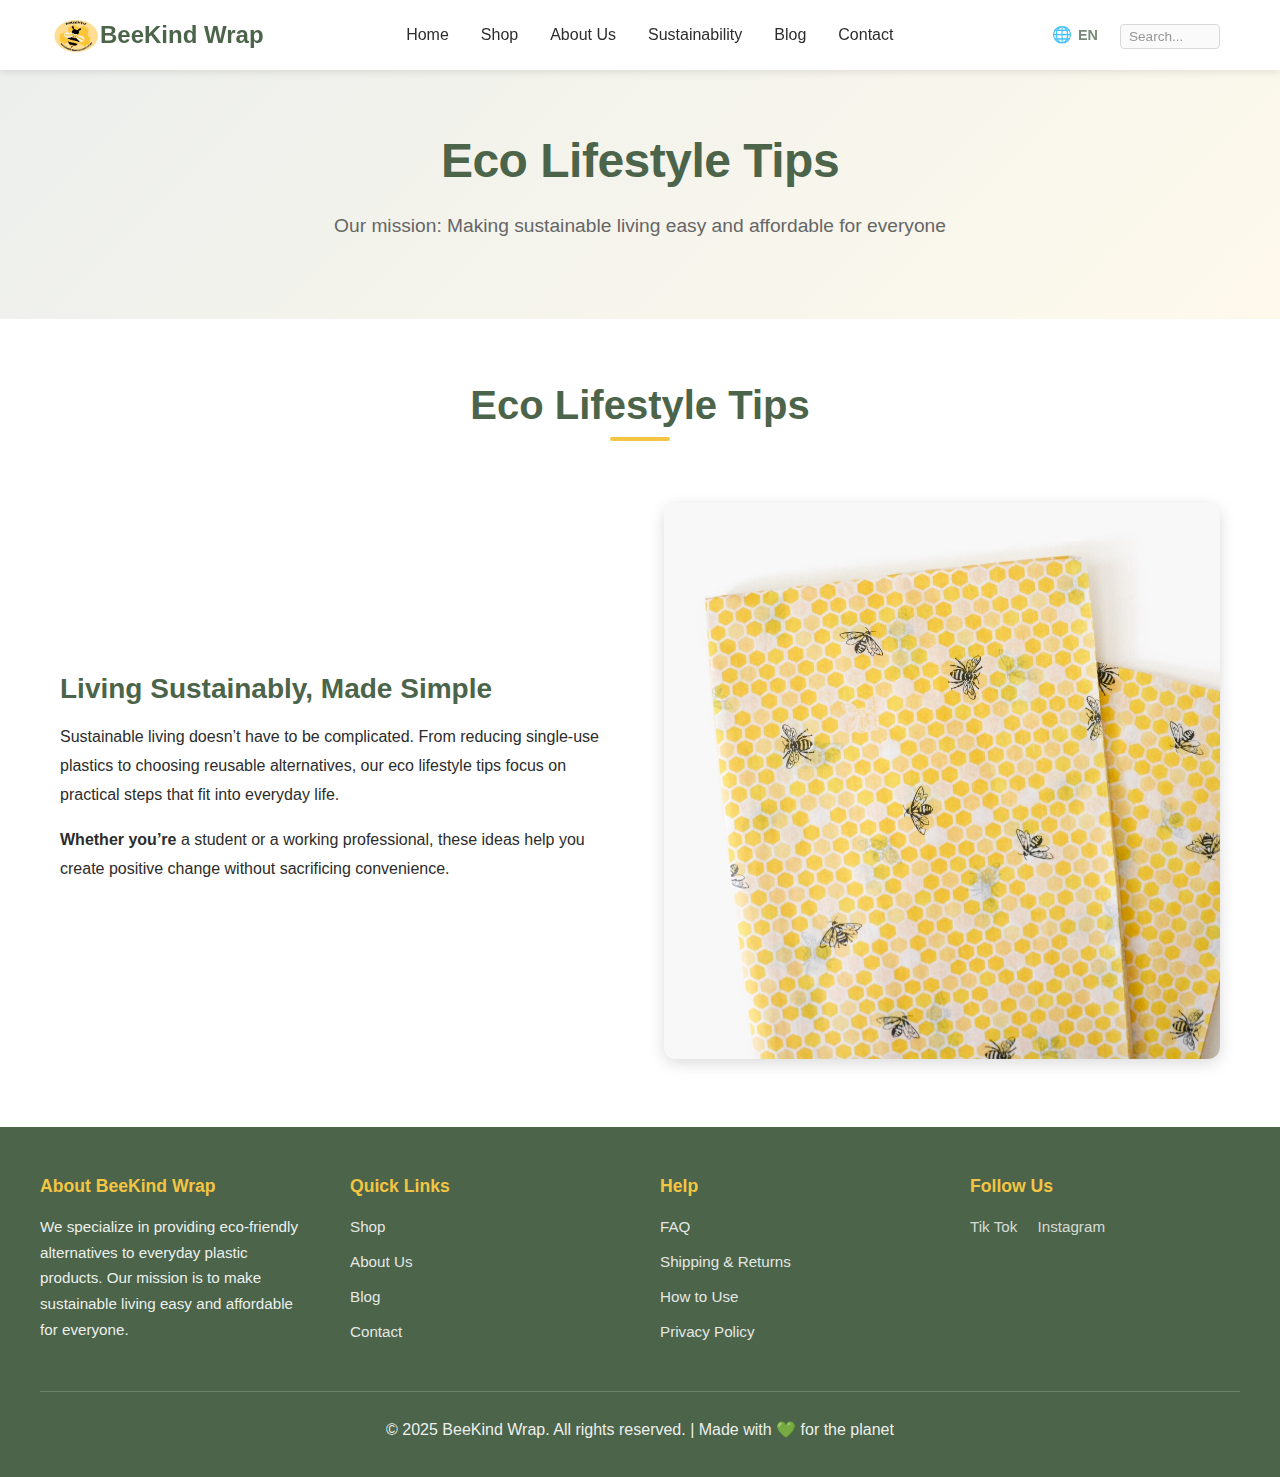
<file: ecoLifestyle.html>
<!DOCTYPE html>
<html lang="en">
<head>
  <meta charset="UTF-8">
  <meta name="viewport" content="width=device-width, initial-scale=1.0">
  <meta name="description" content="Learn about BeeKind Wrap's story and mission for sustainable living">
  <title>About Us - BeeKind Wrap</title>
  <link rel="stylesheet" href="style.css">
</head>
<body>
  <!-- Navigation -->
   <nav>
  <div class="nav-container">
    <!-- Logo -->
    <div class="logo">
      <div class="logo-icon"><img src="./IMG-20251217-WA0205.jpg" height="45" width="45"></div>
      <span>BeeKind Wrap</span>
    </div>

    <!-- Main navigation links -->
    <ul class="nav-links">
      <li><a href="index.html">Home</a></li>
      <li class="has-dropdown">
        <a href="shop.html">Shop</a>
        <ul class="dropdown">
          <li><a href="how-to-use.html">How to use</a></li>
        </ul>
      </li>
      <li class="has-dropdown">
        <a href="about.html">About Us</a>
        <ul class="dropdown">
          <li><a href="quality.html">Quality & Materials</a></li>
        </ul>
      </li>
      <li><a href="sustainability.html">Sustainability</a></li>
      <li class="has-dropdown">
        <a href="blog.html">Blog</a>
        <ul class="dropdown">
          <li><a href="ecoLifestyle.html">Eco Lifestyle Tips</a></li>
        </ul>
      </li>
      <li class="has-dropdown">
        <a href="contact.html">Contact</a>
        <ul class="dropdown">
          <li><a href="faq.html">FAQ</a></li>
          <li><a href="shipping.html">Shipping & Returns</a></li>
        </ul>
      </li>
    </ul>

    

    <!-- Language hint -->
    <div class="lang-hint">
      <span class="globe">🌐</span>
      <span class="lang active">EN</span>
      <!-- Search box -->
    <div class="nav-search">
      <input type="text" placeholder="Search..." />
    </div>
    </div>

    <!-- Hamburger toggle -->
    <div class="nav-toggle">
      <span></span>
      <span></span>
      <span></span>
    </div>
  </div>
</nav>

  <!-- Page Header -->
  <section style="background: linear-gradient(135deg, rgba(75, 100, 74, 0.1) 0%, rgba(244, 197, 66, 0.1) 100%); padding: 60px 20px; text-align: center;">
    <div class="container">
      <h1>Eco Lifestyle Tips</h1>
      <p style="font-size: 1.2rem; color: #666; margin-top: 1rem;">Our mission: Making sustainable living easy and affordable for everyone</p>
    </div>
  </section>

   <!-- Sustainability Section -->
 <section id="eco-tips" class="eco-tips-section">
  <div class="container">
    <div class="section-title">
      <h2>Eco Lifestyle Tips</h2>
    </div>

    <div class="eco-tips-grid">
      <div class="eco-tips-text" data-animation="slideInLeft">
        <h3>Living Sustainably, Made Simple</h3>
        <p>
          Sustainable living doesn’t have to be complicated. From reducing single-use
          plastics to choosing reusable alternatives, our eco lifestyle tips focus on
          practical steps that fit into everyday life.
        </p>
        <p>
          <strong>Whether you’re</strong> a student or a working professional, these ideas
          help you create positive change without sacrificing convenience.
        </p>
      </div>

      <div class="eco-tips-image" data-animation="slideInRight">
        <img src="./bee9 - Copy.jpg" alt="Eco Lifestyle Tips">
      </div>
    </div>
  </div>
</section>



  <!-- Footer -->
<footer>
    <div class="footer-content">
      <div class="footer-section">
        <h4>About BeeKind Wrap</h4>
        <p>We specialize in providing eco-friendly alternatives to everyday plastic products. Our mission is to make sustainable living easy and affordable for everyone.</p>
      </div>
      <div class="footer-section">
        <h4>Quick Links</h4>
        <ul>
          <li><a href="shop.html">Shop</a></li>
          <li><a href="about.html">About Us</a></li>
          <li><a href="blog.html">Blog</a></li>
          <li><a href="contact.html">Contact</a></li>
        </ul>
      </div>
      <div class="footer-section">
        <h4>Help</h4>
        <ul>
          <li><a href="faq.html">FAQ</a></li>
          <li><a href="shipping.html">Shipping & Returns</a></li>
          <li><a href="how-to-use.html">How to Use</a></li>
          <li><a href="#">Privacy Policy</a></li>
        </ul>
      </div>
      <div class="footer-section">
        <h4>Follow Us</h4>
        <p>
          <a href="https://www.tiktok.com/@beekind.wrap1?is_from_webapp=1&sender_device=pc" target="_blank" style="margin-right: 1rem;">Tik Tok</a>
          <a href="https://www.instagram.com/beekind.wrap1?igsh=M3EzZGZpN3ZjOGiz&um_source=qr" style="margin-right: 1rem;">Instagram</a>
        </p>
      </div>
    </div>
    <div class="footer-bottom">
      <p>&copy; 2025 BeeKind Wrap. All rights reserved. | Made with 💚 for the planet</p>
    </div>
  </footer>

  <script src="main.js"></script>
</body>
</html>
</file>
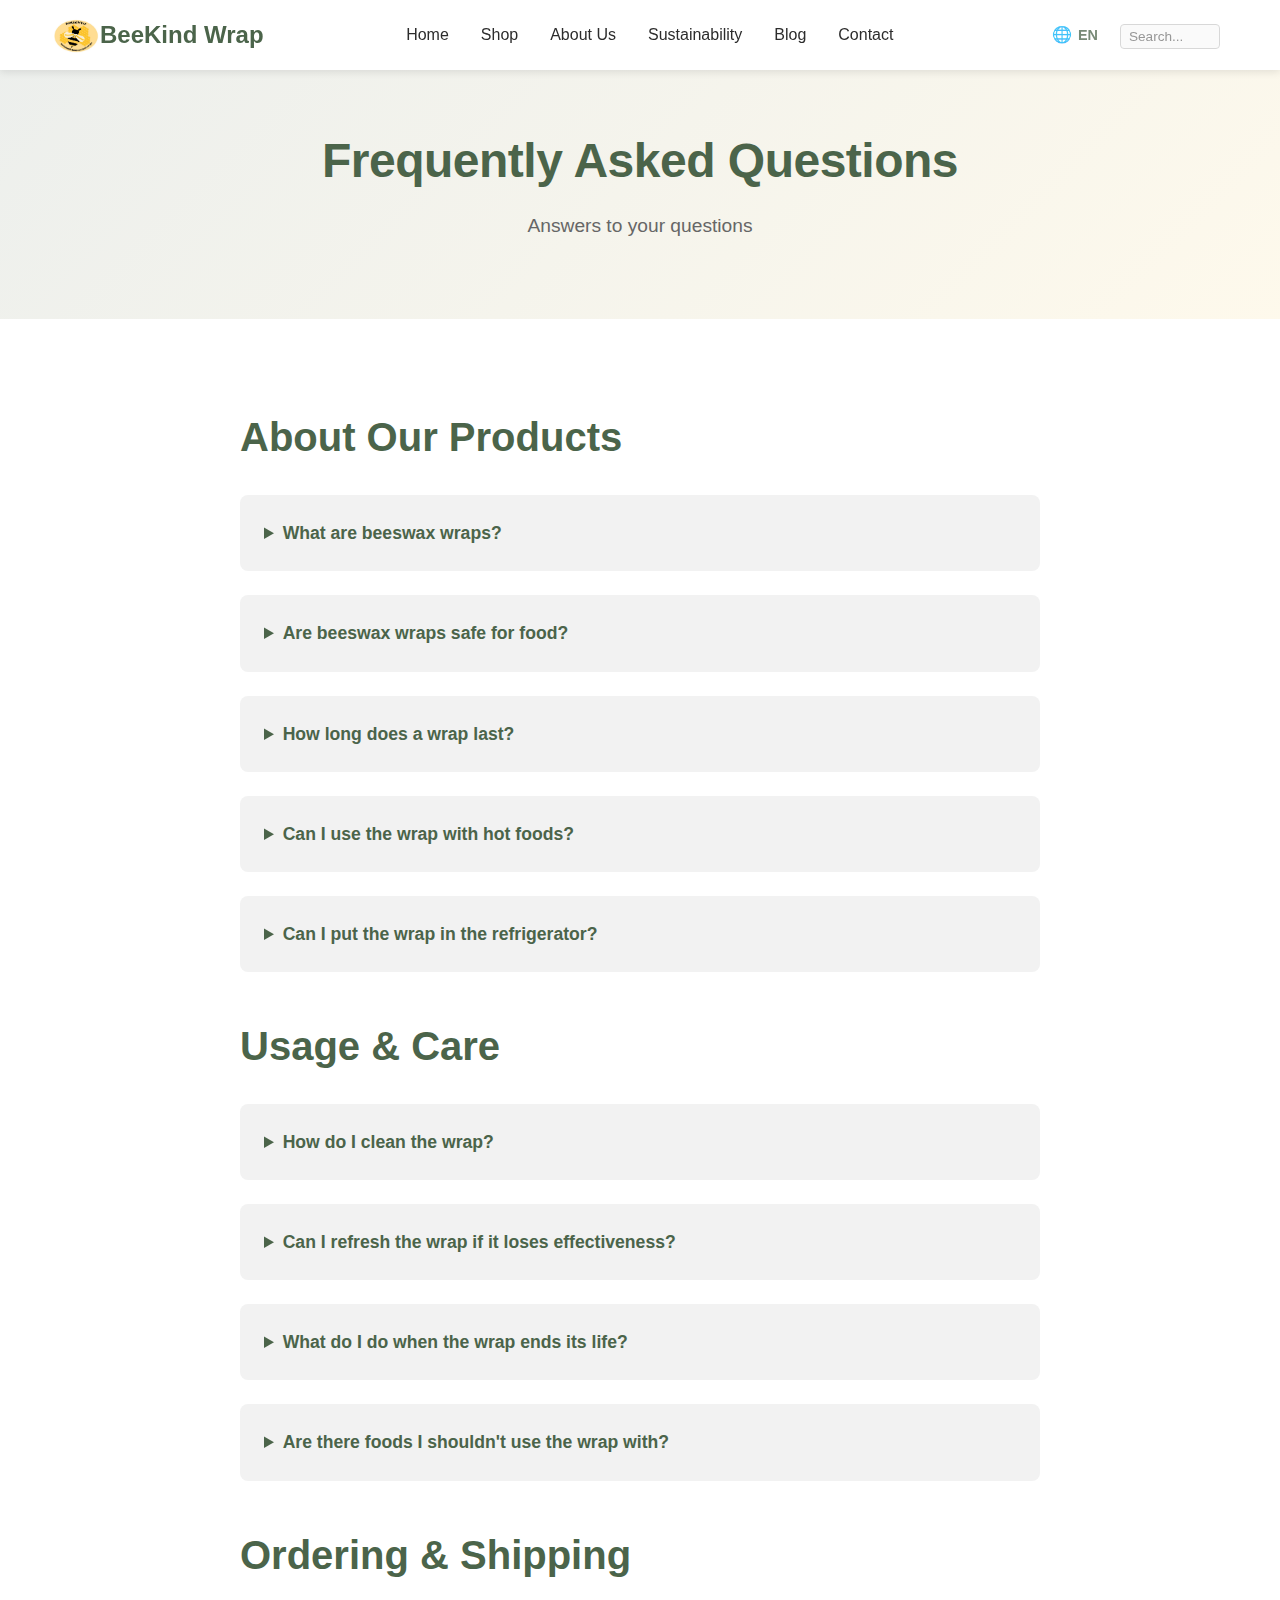
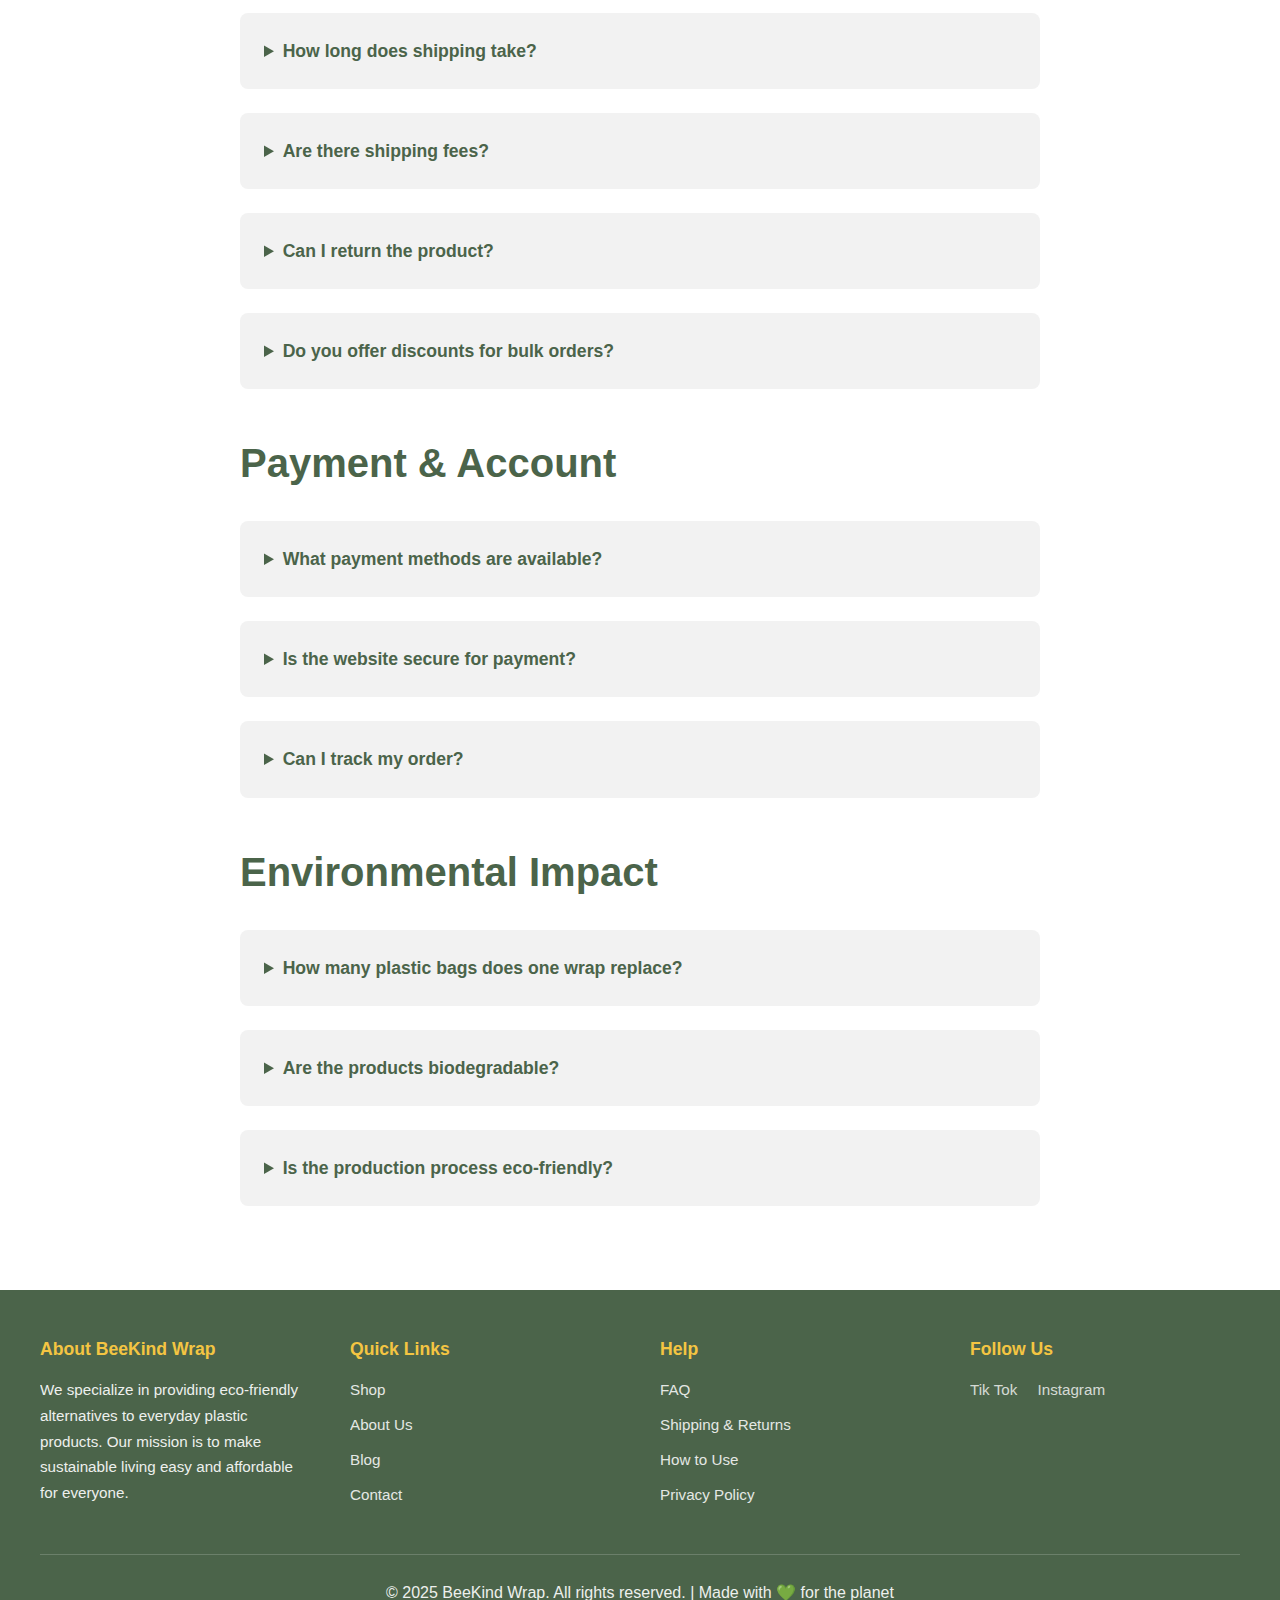
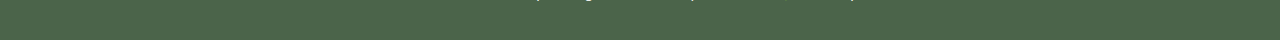
<file: faq.html>
<!DOCTYPE html>
<html lang="en">
<head>
  <meta charset="UTF-8">
  <meta name="viewport" content="width=device-width, initial-scale=1.0">
  <meta name="description" content="Frequently Asked Questions about BeeKind Wrap">
  <title>FAQ - BeeKind Wrap</title>
  <link rel="stylesheet" href="style.css">
</head>
<body>
  <!-- Navigation -->
   <nav>
  <div class="nav-container">
    <!-- Logo -->
    <div class="logo">
      <div class="logo-icon"><img src="./IMG-20251217-WA0205.jpg" height="45" width="45"></div>
      <span>BeeKind Wrap</span>
    </div>

    <!-- Main navigation links -->
    <ul class="nav-links">
      <li><a href="index.html">Home</a></li>
      <li class="has-dropdown">
        <a href="shop.html">Shop</a>
        <ul class="dropdown">
          <li><a href="how-to-use.html">How to use</a></li>
        </ul>
      </li>
      <li class="has-dropdown">
        <a href="about.html">About Us</a>
        <ul class="dropdown">
          <li><a href="quality.html">Quality & Materials</a></li>
        </ul>
      </li>
      <li><a href="sustainability.html">Sustainability</a></li>
      <li class="has-dropdown">
        <a href="blog.html">Blog</a>
        <ul class="dropdown">
          <li><a href="ecoLifestyle.html">Eco Lifestyle Tips</a></li>
        </ul>
      </li>
      <li class="has-dropdown">
        <a href="contact.html">Contact</a>
        <ul class="dropdown">
          <li><a href="faq.html">FAQ</a></li>
          <li><a href="shipping.html">Shipping & Returns</a></li>
        </ul>
      </li>
    </ul>

    

    <!-- Language hint -->
    <div class="lang-hint">
      <span class="globe">🌐</span>
      <span class="lang active">EN</span>
      <!-- Search box -->
    <div class="nav-search">
      <input type="text" placeholder="Search..." />
    </div>
    </div>

    <!-- Hamburger toggle -->
    <div class="nav-toggle">
      <span></span>
      <span></span>
      <span></span>
    </div>
  </div>
</nav>

  <!-- Page Header -->
  <section style="background: linear-gradient(135deg, rgba(75, 100, 74, 0.1) 0%, rgba(244, 197, 66, 0.1) 100%); padding: 60px 20px; text-align: center;">
    <div class="container">
      <h1>Frequently Asked Questions</h1>
      <p style="font-size: 1.2rem; color: #666; margin-top: 1rem;">Answers to your questions</p>
    </div>
  </section>

  <!-- FAQ Content -->
  <section style="padding: 60px 20px;">
    <div class="container">
      <div style="max-width: 800px; margin: 0 auto;">
        <!-- Category: About Products -->
        <h2 style="color: #4b644a; margin-bottom: 2rem; margin-top: 2rem;">About Our Products</h2>

        <details style="margin-bottom: 1.5rem; padding: 1.5rem; background-color: #f2f2f2; border-radius: 8px; cursor: pointer;">
          <summary style="font-weight: 700; color: #4b644a; font-size: 1.1rem;">What are beeswax wraps?</summary>
          <p style="margin-top: 1rem; color: #666;">Beeswax wraps are natural, reusable alternatives to plastic bags. Made from beeswax, cotton, and natural oils, they're used to cover food and dishes.</p>
        </details>

        <details style="margin-bottom: 1.5rem; padding: 1.5rem; background-color: #f2f2f2; border-radius: 8px; cursor: pointer;">
          <summary style="font-weight: 700; color: #4b644a; font-size: 1.1rem;">Are beeswax wraps safe for food?</summary>
          <p style="margin-top: 1rem; color: #666;">Yes, completely safe. Made from 100% natural materials and free from harmful chemicals. Approved for direct food contact.</p>
        </details>

        <details style="margin-bottom: 1.5rem; padding: 1.5rem; background-color: #f2f2f2; border-radius: 8px; cursor: pointer;">
          <summary style="font-weight: 700; color: #4b644a; font-size: 1.1rem;">How long does a wrap last?</summary>
          <p style="margin-top: 1rem; color: #666;">With proper use and care, it can last for a year or more. Some customers use theirs for two or three years.</p>
        </details>

        <details style="margin-bottom: 1.5rem; padding: 1.5rem; background-color: #f2f2f2; border-radius: 8px; cursor: pointer;">
          <summary style="font-weight: 700; color: #4b644a; font-size: 1.1rem;">Can I use the wrap with hot foods?</summary>
          <p style="margin-top: 1rem; color: #666;">No, avoid very hot foods. The maximum temperature is around 50°C. Let food cool slightly before covering.</p>
        </details>

        <details style="margin-bottom: 1.5rem; padding: 1.5rem; background-color: #f2f2f2; border-radius: 8px; cursor: pointer;">
          <summary style="font-weight: 700; color: #4b644a; font-size: 1.1rem;">Can I put the wrap in the refrigerator?</summary>
          <p style="margin-top: 1rem; color: #666;">Yes, completely safe in the refrigerator. In fact, it works better at cooler temperatures.</p>
        </details>

        <!-- Category: Usage & Care -->
        <h2 style="color: #4b644a; margin-bottom: 2rem; margin-top: 3rem;">Usage & Care</h2>

        <details style="margin-bottom: 1.5rem; padding: 1.5rem; background-color: #f2f2f2; border-radius: 8px; cursor: pointer;">
          <summary style="font-weight: 700; color: #4b644a; font-size: 1.1rem;">How do I clean the wrap?</summary>
          <p style="margin-top: 1rem; color: #666;">Use warm water and gentle soap. Rinse well and dry with a soft towel. Do not put in the dishwasher or use very hot water.</p>
        </details>

        <details style="margin-bottom: 1.5rem; padding: 1.5rem; background-color: #f2f2f2; border-radius: 8px; cursor: pointer;">
          <summary style="font-weight: 700; color: #4b644a; font-size: 1.1rem;">Can I refresh the wrap if it loses effectiveness?</summary>
          <p style="margin-top: 1rem; color: #666;">Yes, you can refresh it by placing it in the oven at very low heat (around 80°C) for 2-3 minutes. It will regain its flexibility.</p>
        </details>

        <details style="margin-bottom: 1.5rem; padding: 1.5rem; background-color: #f2f2f2; border-radius: 8px; cursor: pointer;">
          <summary style="font-weight: 700; color: #4b644a; font-size: 1.1rem;">What do I do when the wrap ends its life?</summary>
          <p style="margin-top: 1rem; color: #666;">You can compost it completely. Place it in a compost pile and it will decompose naturally in a few weeks.</p>
        </details>

        <details style="margin-bottom: 1.5rem; padding: 1.5rem; background-color: #f2f2f2; border-radius: 8px; cursor: pointer;">
          <summary style="font-weight: 700; color: #4b644a; font-size: 1.1rem;">Are there foods I shouldn't use the wrap with?</summary>
          <p style="margin-top: 1rem; color: #666;">Avoid very acidic foods like lemon and vinegar for long periods, as they may affect the wax. Also avoid very fatty foods.</p>
        </details>

        <!-- Category: Ordering & Shipping -->
        <h2 style="color: #4b644a; margin-bottom: 2rem; margin-top: 3rem;">Ordering & Shipping</h2>

        <details style="margin-bottom: 1.5rem; padding: 1.5rem; background-color: #f2f2f2; border-radius: 8px; cursor: pointer;">
          <summary style="font-weight: 700; color: #4b644a; font-size: 1.1rem;">How long does shipping take?</summary>
          <p style="margin-top: 1rem; color: #666;">Shipping usually takes 3 to 5 business days. We'll send you a tracking number when your order ships.</p>
        </details>

        <details style="margin-bottom: 1.5rem; padding: 1.5rem; background-color: #f2f2f2; border-radius: 8px; cursor: pointer;">
          <summary style="font-weight: 700; color: #4b644a; font-size: 1.1rem;">Are there shipping fees?</summary>
          <p style="margin-top: 1rem; color: #666;">Free shipping for orders over $100. For smaller orders, a shipping fee of $20 applies.</p>
        </details>

        <details style="margin-bottom: 1.5rem; padding: 1.5rem; background-color: #f2f2f2; border-radius: 8px; cursor: pointer;">
          <summary style="font-weight: 700; color: #4b644a; font-size: 1.1rem;">Can I return the product?</summary>
          <p style="margin-top: 1rem; color: #666;">Yes, you have 30 days to return the product if you're not satisfied. The product must be in new condition and unused.</p>
        </details>

        <details style="margin-bottom: 1.5rem; padding: 1.5rem; background-color: #f2f2f2; border-radius: 8px; cursor: pointer;">
          <summary style="font-weight: 700; color: #4b644a; font-size: 1.1rem;">Do you offer discounts for bulk orders?</summary>
          <p style="margin-top: 1rem; color: #666;">Yes, we offer special discounts for large orders and wholesale purchases. Contact us at support@beekindwrap.com for more information.</p>
        </details>

        <!-- Category: Payment & Account -->
        <h2 style="color: #4b644a; margin-bottom: 2rem; margin-top: 3rem;">Payment & Account</h2>

        <details style="margin-bottom: 1.5rem; padding: 1.5rem; background-color: #f2f2f2; border-radius: 8px; cursor: pointer;">
          <summary style="font-weight: 700; color: #4b644a; font-size: 1.1rem;">What payment methods are available?</summary>
          <p style="margin-top: 1rem; color: #666;">We accept credit and debit cards, bank transfers, and digital payment apps like Apple Pay and Google Pay.</p>
        </details>

        <details style="margin-bottom: 1.5rem; padding: 1.5rem; background-color: #f2f2f2; border-radius: 8px; cursor: pointer;">
          <summary style="font-weight: 700; color: #4b644a; font-size: 1.1rem;">Is the website secure for payment?</summary>
          <p style="margin-top: 1rem; color: #666;">Yes, our website is protected with 256-bit SSL encryption. All transactions are secure and confidential.</p>
        </details>

        <details style="margin-bottom: 1.5rem; padding: 1.5rem; background-color: #f2f2f2; border-radius: 8px; cursor: pointer;">
          <summary style="font-weight: 700; color: #4b644a; font-size: 1.1rem;">Can I track my order?</summary>
          <p style="margin-top: 1rem; color: #666;">Yes, we'll send you a tracking number when your order ships. You can use it to track your order in real-time.</p>
        </details>

        <!-- Category: Environmental Impact -->
        <h2 style="color: #4b644a; margin-bottom: 2rem; margin-top: 3rem;">Environmental Impact</h2>

        <details style="margin-bottom: 1.5rem; padding: 1.5rem; background-color: #f2f2f2; border-radius: 8px; cursor: pointer;">
          <summary style="font-weight: 700; color: #4b644a; font-size: 1.1rem;">How many plastic bags does one wrap replace?</summary>
          <p style="margin-top: 1rem; color: #666;">On average, it replaces about 100 plastic bags per year. This means huge savings in plastic waste.</p>
        </details>

        <details style="margin-bottom: 1.5rem; padding: 1.5rem; background-color: #f2f2f2; border-radius: 8px; cursor: pointer;">
          <summary style="font-weight: 700; color: #4b644a; font-size: 1.1rem;">Are the products biodegradable?</summary>
          <p style="margin-top: 1rem; color: #666;">Yes, 100% biodegradable. When it reaches the end of its life, you can compost it completely.</p>
        </details>

        <details style="margin-bottom: 1.5rem; padding: 1.5rem; background-color: #f2f2f2; border-radius: 8px; cursor: pointer;">
          <summary style="font-weight: 700; color: #4b644a; font-size: 1.1rem;">Is the production process eco-friendly?</summary>
          <p style="margin-top: 1rem; color: #666;">Yes, we use sustainable sources and natural materials. We're committed to reducing our carbon footprint at every step of production.</p>
        </details>
      </div>
    </div>
  </section>

  <!-- Footer -->
<footer>
    <div class="footer-content">
      <div class="footer-section">
        <h4>About BeeKind Wrap</h4>
        <p>We specialize in providing eco-friendly alternatives to everyday plastic products. Our mission is to make sustainable living easy and affordable for everyone.</p>
      </div>
      <div class="footer-section">
        <h4>Quick Links</h4>
        <ul>
          <li><a href="shop.html">Shop</a></li>
          <li><a href="about.html">About Us</a></li>
          <li><a href="blog.html">Blog</a></li>
          <li><a href="contact.html">Contact</a></li>
        </ul>
      </div>
      <div class="footer-section">
        <h4>Help</h4>
        <ul>
          <li><a href="faq.html">FAQ</a></li>
          <li><a href="shipping.html">Shipping & Returns</a></li>
          <li><a href="how-to-use.html">How to Use</a></li>
          <li><a href="#">Privacy Policy</a></li>
        </ul>
      </div>
      <div class="footer-section">
        <h4>Follow Us</h4>
        <p>
          <a href="https://www.tiktok.com/@beekind.wrap1?is_from_webapp=1&sender_device=pc" target="_blank" style="margin-right: 1rem;">Tik Tok</a>
          <a href="https://www.instagram.com/beekind.wrap1?igsh=M3EzZGZpN3ZjOGiz&um_source=qr" style="margin-right: 1rem;">Instagram</a>
        </p>
      </div>
    </div>
    <div class="footer-bottom">
      <p>&copy; 2025 BeeKind Wrap. All rights reserved. | Made with 💚 for the planet</p>
    </div>
  </footer>

  <script src="main.js"></script>
</body>
</html>
</file>
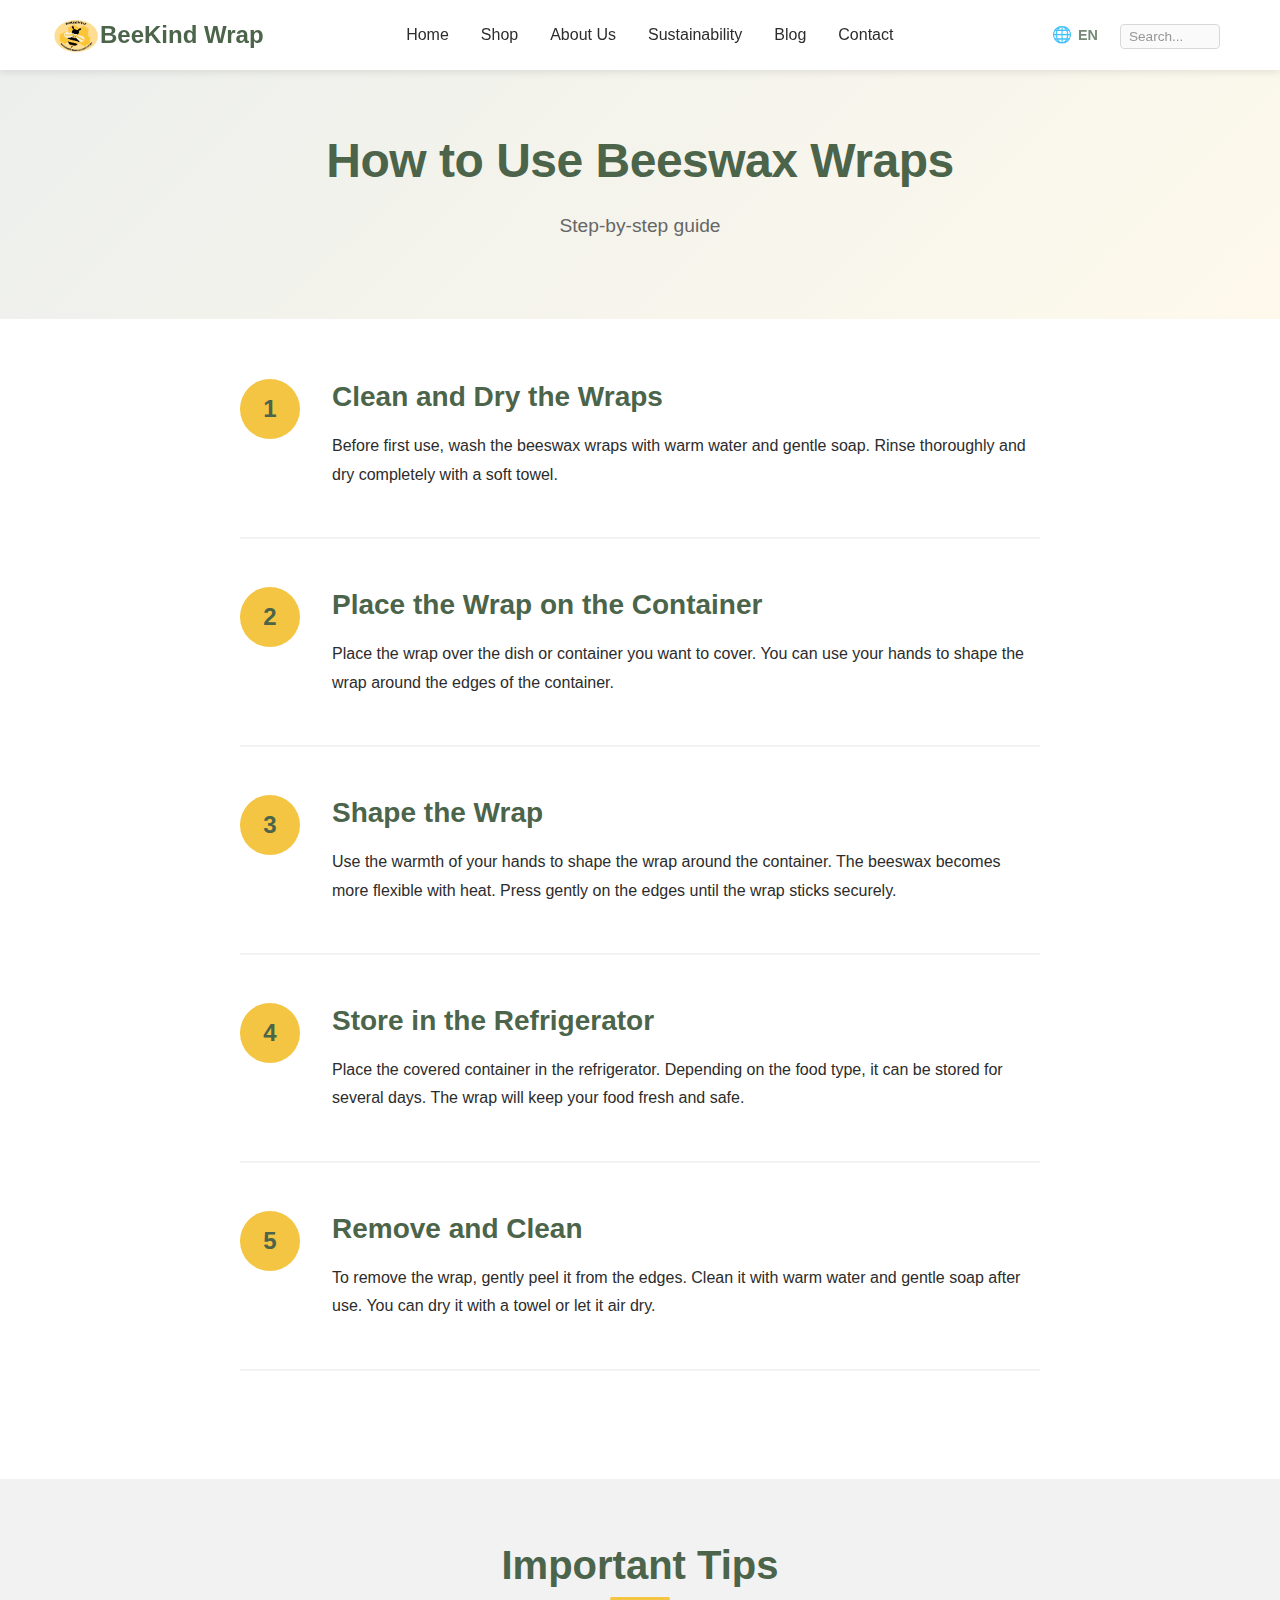
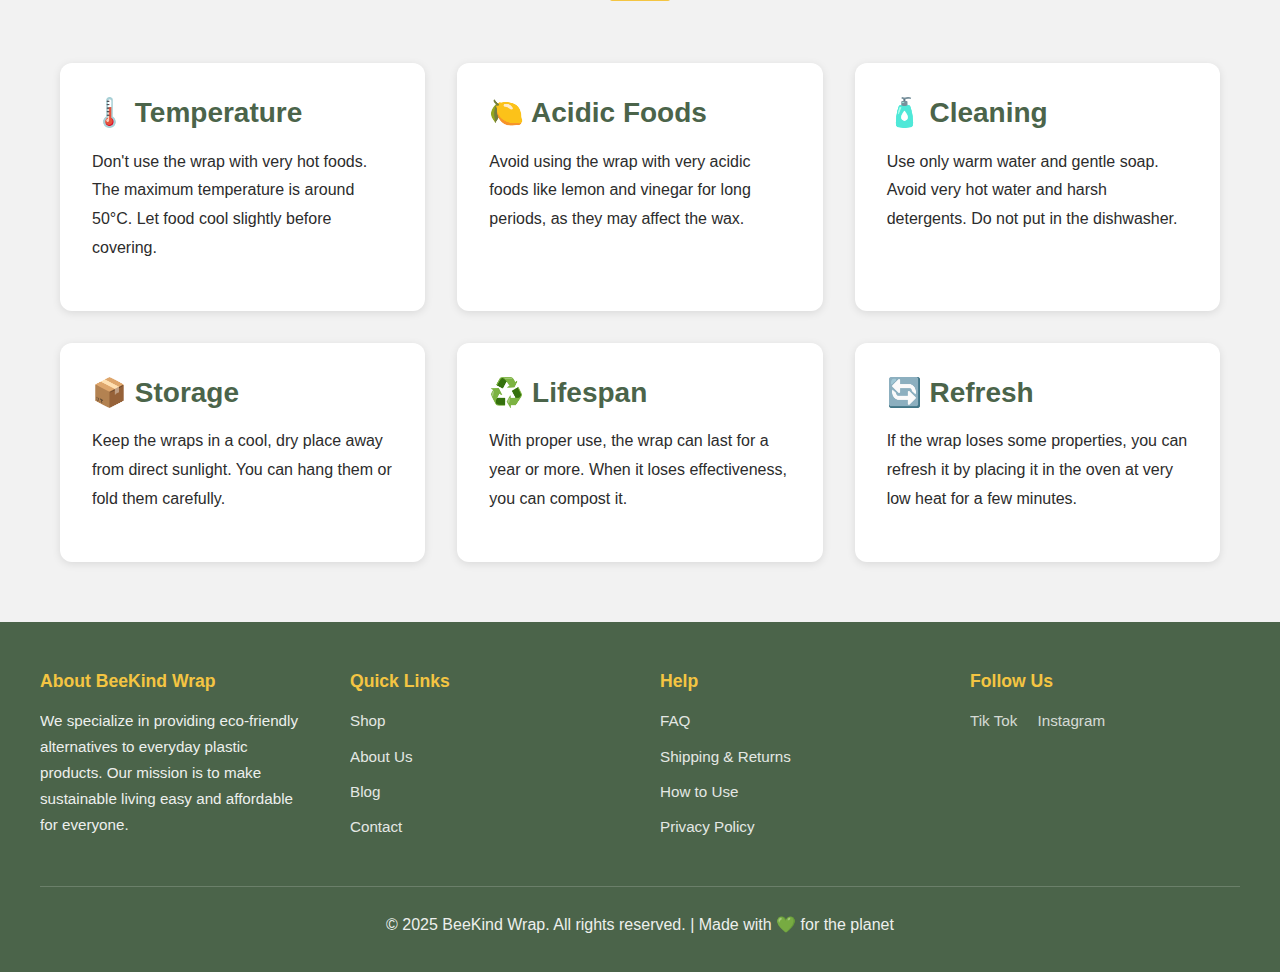
<file: how-to-use.html>
<!DOCTYPE html>
<html lang="en">
<head>
  <meta charset="UTF-8">
  <meta name="viewport" content="width=device-width, initial-scale=1.0">
  <meta name="description" content="How to use BeeKind Wrap - Complete guide">
  <title>How to Use - BeeKind Wrap</title>
  <link rel="stylesheet" href="style.css">
</head>
<body>
  <!-- Navigation -->
   <nav>
  <div class="nav-container">
    <!-- Logo -->
    <div class="logo">
      <div class="logo-icon"><img src="./IMG-20251217-WA0205.jpg" height="45" width="45"></div>
      <span>BeeKind Wrap</span>
    </div>

    <!-- Main navigation links -->
    <ul class="nav-links">
      <li><a href="index.html">Home</a></li>
      <li class="has-dropdown">
        <a href="shop.html">Shop</a>
        <ul class="dropdown">
          <li><a href="how-to-use.html">How to use</a></li>
        </ul>
      </li>
      <li class="has-dropdown">
        <a href="about.html">About Us</a>
        <ul class="dropdown">
          <li><a href="quality.html">Quality & Materials</a></li>
        </ul>
      </li>
      <li><a href="sustainability.html">Sustainability</a></li>
      <li class="has-dropdown">
        <a href="blog.html">Blog</a>
        <ul class="dropdown">
          <li><a href="ecoLifestyle.html">Eco Lifestyle Tips</a></li>
        </ul>
      </li>
      <li class="has-dropdown">
        <a href="contact.html">Contact</a>
        <ul class="dropdown">
          <li><a href="faq.html">FAQ</a></li>
          <li><a href="shipping.html">Shipping & Returns</a></li>
        </ul>
      </li>
    </ul>

    

    <!-- Language hint -->
    <div class="lang-hint">
      <span class="globe">🌐</span>
      <span class="lang active">EN</span>
      <!-- Search box -->
    <div class="nav-search">
      <input type="text" placeholder="Search..." />
    </div>
    </div>

    <!-- Hamburger toggle -->
    <div class="nav-toggle">
      <span></span>
      <span></span>
      <span></span>
    </div>
  </div>
</nav>

  <!-- Page Header -->
  <section style="background: linear-gradient(135deg, rgba(75, 100, 74, 0.1) 0%, rgba(244, 197, 66, 0.1) 100%); padding: 60px 20px; text-align: center;">
    <div class="container">
      <h1>How to Use Beeswax Wraps</h1>
      <p style="font-size: 1.2rem; color: #666; margin-top: 1rem;">Step-by-step guide</p>
    </div>
  </section>

  <!-- Tutorial Content -->
  <section style="padding: 60px 20px;">
    <div class="container">
      <div style="max-width: 800px; margin: 0 auto;">
        <!-- Step 1 -->
        <div style="margin-bottom: 3rem; padding-bottom: 2rem; border-bottom: 2px solid #f2f2f2;">
          <div style="display: flex; gap: 2rem; align-items: flex-start;">
            <div style="flex-shrink: 0;">
              <div style="width: 60px; height: 60px; background-color: #f4c542; border-radius: 50%; display: flex; align-items: center; justify-content: center; font-size: 1.5rem; color: #4b644a; font-weight: bold;">1</div>
            </div>
            <div>
              <h3 style="color: #4b644a; margin-bottom: 1rem;">Clean and Dry the Wraps</h3>
              <p>Before first use, wash the beeswax wraps with warm water and gentle soap. Rinse thoroughly and dry completely with a soft towel.</p>
            </div>
          </div>
        </div>

        <!-- Step 2 -->
        <div style="margin-bottom: 3rem; padding-bottom: 2rem; border-bottom: 2px solid #f2f2f2;">
          <div style="display: flex; gap: 2rem; align-items: flex-start;">
            <div style="flex-shrink: 0;">
              <div style="width: 60px; height: 60px; background-color: #f4c542; border-radius: 50%; display: flex; align-items: center; justify-content: center; font-size: 1.5rem; color: #4b644a; font-weight: bold;">2</div>
            </div>
            <div>
              <h3 style="color: #4b644a; margin-bottom: 1rem;">Place the Wrap on the Container</h3>
              <p>Place the wrap over the dish or container you want to cover. You can use your hands to shape the wrap around the edges of the container.</p>
            </div>
          </div>
        </div>

        <!-- Step 3 -->
        <div style="margin-bottom: 3rem; padding-bottom: 2rem; border-bottom: 2px solid #f2f2f2;">
          <div style="display: flex; gap: 2rem; align-items: flex-start;">
            <div style="flex-shrink: 0;">
              <div style="width: 60px; height: 60px; background-color: #f4c542; border-radius: 50%; display: flex; align-items: center; justify-content: center; font-size: 1.5rem; color: #4b644a; font-weight: bold;">3</div>
            </div>
            <div>
              <h3 style="color: #4b644a; margin-bottom: 1rem;">Shape the Wrap</h3>
              <p>Use the warmth of your hands to shape the wrap around the container. The beeswax becomes more flexible with heat. Press gently on the edges until the wrap sticks securely.</p>
            </div>
          </div>
        </div>

        <!-- Step 4 -->
        <div style="margin-bottom: 3rem; padding-bottom: 2rem; border-bottom: 2px solid #f2f2f2;">
          <div style="display: flex; gap: 2rem; align-items: flex-start;">
            <div style="flex-shrink: 0;">
              <div style="width: 60px; height: 60px; background-color: #f4c542; border-radius: 50%; display: flex; align-items: center; justify-content: center; font-size: 1.5rem; color: #4b644a; font-weight: bold;">4</div>
            </div>
            <div>
              <h3 style="color: #4b644a; margin-bottom: 1rem;">Store in the Refrigerator</h3>
              <p>Place the covered container in the refrigerator. Depending on the food type, it can be stored for several days. The wrap will keep your food fresh and safe.</p>
            </div>
          </div>
        </div>

        <!-- Step 5 -->
        <div style="margin-bottom: 3rem; padding-bottom: 2rem; border-bottom: 2px solid #f2f2f2;">
          <div style="display: flex; gap: 2rem; align-items: flex-start;">
            <div style="flex-shrink: 0;">
              <div style="width: 60px; height: 60px; background-color: #f4c542; border-radius: 50%; display: flex; align-items: center; justify-content: center; font-size: 1.5rem; color: #4b644a; font-weight: bold;">5</div>
            </div>
            <div>
              <h3 style="color: #4b644a; margin-bottom: 1rem;">Remove and Clean</h3>
              <p>To remove the wrap, gently peel it from the edges. Clean it with warm water and gentle soap after use. You can dry it with a towel or let it air dry.</p>
            </div>
          </div>
        </div>
      </div>
    </div>
  </section>

  <!-- Tips Section -->
  <section style="background-color: #f2f2f2; padding: 60px 20px;">
    <div class="container">
      <div class="section-title">
        <h2>Important Tips</h2>
      </div>
      <div style="display: grid; grid-template-columns: repeat(auto-fit, minmax(280px, 1fr)); gap: 2rem;">
        <div style="background-color: white; padding: 2rem; border-radius: 12px; box-shadow: 0 2px 8px rgba(0,0,0,0.1);">
          <h3 style="color: #4b644a; margin-bottom: 1rem;">🌡️ Temperature</h3>
          <p>Don't use the wrap with very hot foods. The maximum temperature is around 50°C. Let food cool slightly before covering.</p>
        </div>
        <div style="background-color: white; padding: 2rem; border-radius: 12px; box-shadow: 0 2px 8px rgba(0,0,0,0.1);">
          <h3 style="color: #4b644a; margin-bottom: 1rem;">🍋 Acidic Foods</h3>
          <p>Avoid using the wrap with very acidic foods like lemon and vinegar for long periods, as they may affect the wax.</p>
        </div>
        <div style="background-color: white; padding: 2rem; border-radius: 12px; box-shadow: 0 2px 8px rgba(0,0,0,0.1);">
          <h3 style="color: #4b644a; margin-bottom: 1rem;">🧴 Cleaning</h3>
          <p>Use only warm water and gentle soap. Avoid very hot water and harsh detergents. Do not put in the dishwasher.</p>
        </div>
        <div style="background-color: white; padding: 2rem; border-radius: 12px; box-shadow: 0 2px 8px rgba(0,0,0,0.1);">
          <h3 style="color: #4b644a; margin-bottom: 1rem;">📦 Storage</h3>
          <p>Keep the wraps in a cool, dry place away from direct sunlight. You can hang them or fold them carefully.</p>
        </div>
        <div style="background-color: white; padding: 2rem; border-radius: 12px; box-shadow: 0 2px 8px rgba(0,0,0,0.1);">
          <h3 style="color: #4b644a; margin-bottom: 1rem;">♻️ Lifespan</h3>
          <p>With proper use, the wrap can last for a year or more. When it loses effectiveness, you can compost it.</p>
        </div>
        <div style="background-color: white; padding: 2rem; border-radius: 12px; box-shadow: 0 2px 8px rgba(0,0,0,0.1);">
          <h3 style="color: #4b644a; margin-bottom: 1rem;">🔄 Refresh</h3>
          <p>If the wrap loses some properties, you can refresh it by placing it in the oven at very low heat for a few minutes.</p>
        </div>
      </div>
    </div>
  </section>

  <!-- FAQ Section -->
  <!-- <section style="padding: 60px 20px;">
    <div class="container">
      <div class="section-title">
        <h2>Frequently Asked Questions</h2>
      </div>
      <div style="max-width: 800px; margin: 0 auto;">
        <details style="margin-bottom: 1.5rem; padding: 1.5rem; background-color: #f2f2f2; border-radius: 8px; cursor: pointer;">
          <summary style="font-weight: 700; color: #4b644a; font-size: 1.1rem;">Is the wrap safe for food?</summary>
          <p style="margin-top: 1rem; color: #666;">Yes, completely safe. Made from 100% natural materials and free from harmful chemicals. Approved for direct food contact.</p>
        </details>

        <details style="margin-bottom: 1.5rem; padding: 1.5rem; background-color: #f2f2f2; border-radius: 8px; cursor: pointer;">
          <summary style="font-weight: 700; color: #4b644a; font-size: 1.1rem;">How many times can I use it?</summary>
          <p style="margin-top: 1rem; color: #666;">You can use the wrap hundreds of times. With proper use and care, it lasts for a year or more.</p>
        </details>

        <details style="margin-bottom: 1.5rem; padding: 1.5rem; background-color: #f2f2f2; border-radius: 8px; cursor: pointer;">
          <summary style="font-weight: 700; color: #4b644a; font-size: 1.1rem;">Can I use it with hot foods?</summary>
          <p style="margin-top: 1rem; color: #666;">No, avoid very hot foods. The maximum temperature is around 50°C. Let food cool slightly before covering.</p>
        </details>

        <details style="margin-bottom: 1.5rem; padding: 1.5rem; background-color: #f2f2f2; border-radius: 8px; cursor: pointer;">
          <summary style="font-weight: 700; color: #4b644a; font-size: 1.1rem;">How do I clean it?</summary>
          <p style="margin-top: 1rem; color: #666;">Use warm water and gentle soap. Rinse well and dry. Do not use the dishwasher or very hot water.</p>
        </details>

        <details style="margin-bottom: 1.5rem; padding: 1.5rem; background-color: #f2f2f2; border-radius: 8px; cursor: pointer;">
          <summary style="font-weight: 700; color: #4b644a; font-size: 1.1rem;">What do I do when it ends its life?</summary>
          <p style="margin-top: 1rem; color: #666;">You can compost it completely. Place it in a compost pile and it will decompose naturally in a few weeks.</p>
        </details>
      </div>
    </div>
  </section> -->

  <!-- Footer -->
<footer>
    <div class="footer-content">
      <div class="footer-section">
        <h4>About BeeKind Wrap</h4>
        <p>We specialize in providing eco-friendly alternatives to everyday plastic products. Our mission is to make sustainable living easy and affordable for everyone.</p>
      </div>
      <div class="footer-section">
        <h4>Quick Links</h4>
        <ul>
          <li><a href="shop.html">Shop</a></li>
          <li><a href="about.html">About Us</a></li>
          <li><a href="blog.html">Blog</a></li>
          <li><a href="contact.html">Contact</a></li>
        </ul>
      </div>
      <div class="footer-section">
        <h4>Help</h4>
        <ul>
          <li><a href="faq.html">FAQ</a></li>
          <li><a href="shipping.html">Shipping & Returns</a></li>
          <li><a href="how-to-use.html">How to Use</a></li>
          <li><a href="#">Privacy Policy</a></li>
        </ul>
      </div>
      <div class="footer-section">
        <h4>Follow Us</h4>
        <p>
          <a href="https://www.tiktok.com/@beekind.wrap1?is_from_webapp=1&sender_device=pc" target="_blank" style="margin-right: 1rem;">Tik Tok</a>
          <a href="https://www.instagram.com/beekind.wrap1?igsh=M3EzZGZpN3ZjOGiz&um_source=qr" style="margin-right: 1rem;">Instagram</a>
        </p>
      </div>
    </div>
    <div class="footer-bottom">
      <p>&copy; 2025 BeeKind Wrap. All rights reserved. | Made with 💚 for the planet</p>
    </div>
  </footer>

  <script src="main.js"></script>
</body>
</html>
</file>
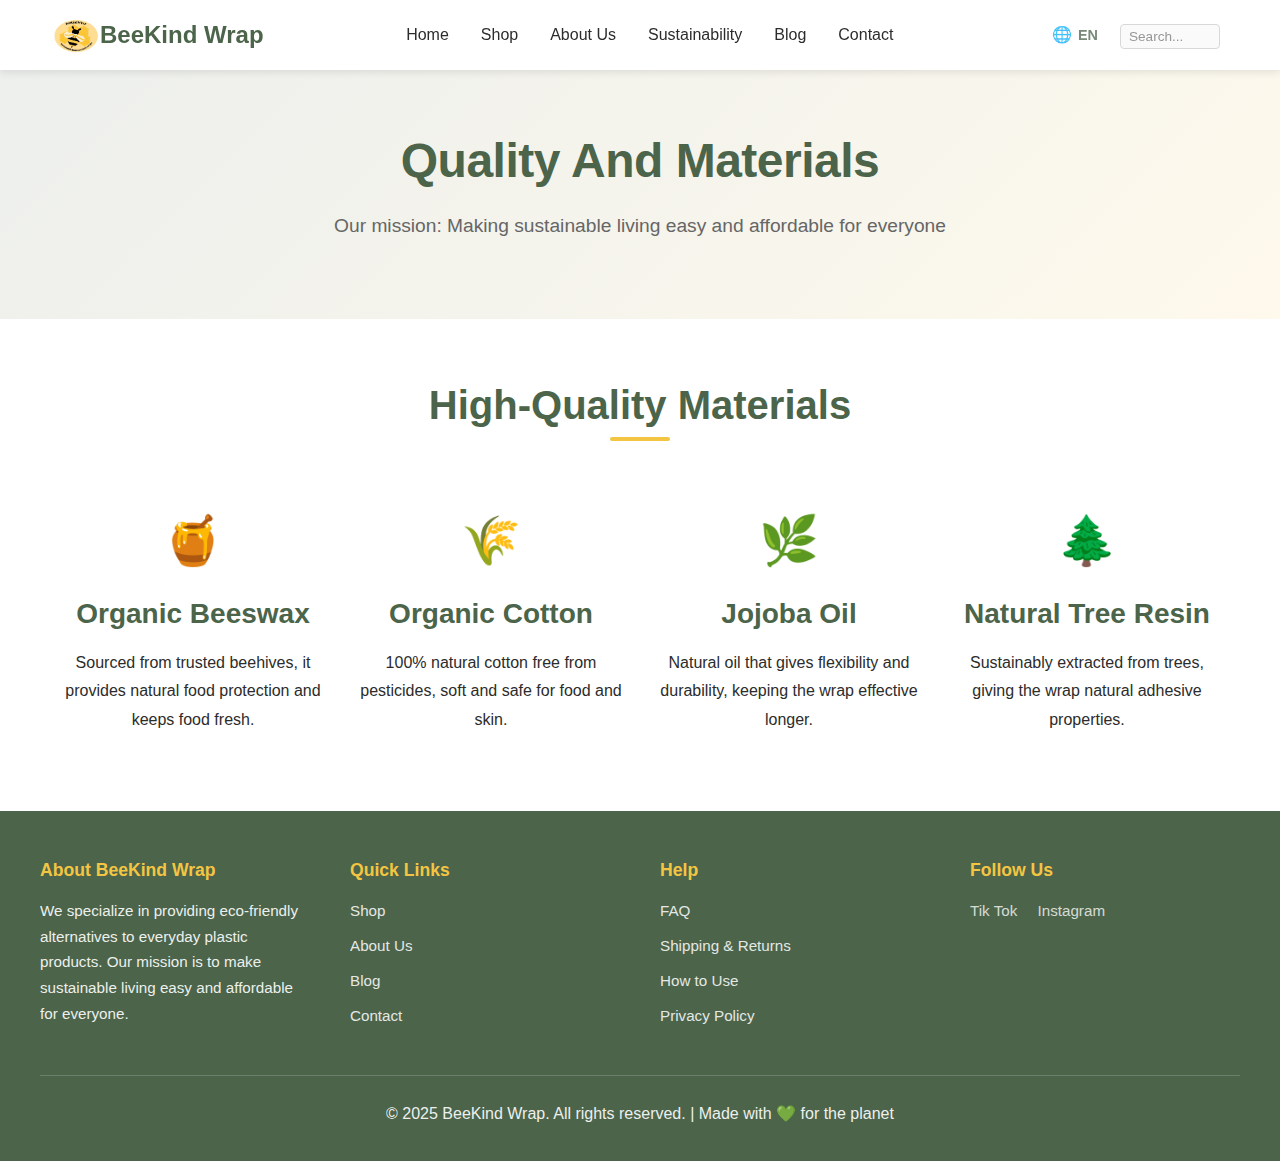
<file: quality.html>
<!DOCTYPE html>
<html lang="en">
<head>
  <meta charset="UTF-8">
  <meta name="viewport" content="width=device-width, initial-scale=1.0">
  <meta name="description" content="Learn about BeeKind Wrap's story and mission for sustainable living">
  <title>About Us - BeeKind Wrap</title>
  <link rel="stylesheet" href="style.css">
</head>
<body>
  <!-- Navigation -->
  <nav>
  <div class="nav-container">
    <!-- Logo -->
    <div class="logo">
      <div class="logo-icon"><img src="./IMG-20251217-WA0205.jpg" height="45" width="45"></div>
      <span>BeeKind Wrap</span>
    </div>

    <!-- Main navigation links -->
    <ul class="nav-links">
      <li><a href="index.html">Home</a></li>
      <li class="has-dropdown">
        <a href="shop.html">Shop</a>
        <ul class="dropdown">
          <li><a href="how-to-use.html">How to use</a></li>
        </ul>
      </li>
      <li class="has-dropdown">
        <a href="about.html">About Us</a>
        <ul class="dropdown">
          <li><a href="quality.html">Quality & Materials</a></li>
        </ul>
      </li>
      <li><a href="sustainability.html">Sustainability</a></li>
      <li class="has-dropdown">
        <a href="blog.html">Blog</a>
        <ul class="dropdown">
          <li><a href="ecoLifestyle.html">Eco Lifestyle Tips</a></li>
        </ul>
      </li>
      <li class="has-dropdown">
        <a href="contact.html">Contact</a>
        <ul class="dropdown">
          <li><a href="faq.html">FAQ</a></li>
          <li><a href="shipping.html">Shipping & Returns</a></li>
        </ul>
      </li>
    </ul>

    

    <!-- Language hint -->
    <div class="lang-hint">
      <span class="globe">🌐</span>
      <span class="lang active">EN</span>
      <!-- Search box -->
    <div class="nav-search">
      <input type="text" placeholder="Search..." />
    </div>
    </div>

    <!-- Hamburger toggle -->
    <div class="nav-toggle">
      <span></span>
      <span></span>
      <span></span>
    </div>
  </div>
</nav>

  <!-- Page Header -->
  <section style="background: linear-gradient(135deg, rgba(75, 100, 74, 0.1) 0%, rgba(244, 197, 66, 0.1) 100%); padding: 60px 20px; text-align: center;">
    <div class="container">
      <h1>Quality And Materials</h1>
      <p style="font-size: 1.2rem; color: #666; margin-top: 1rem;">Our mission: Making sustainable living easy and affordable for everyone</p>
    </div>
  </section>

  <!-- Our Story -->
  <!-- <section style="padding: 60px 20px;">
    <div class="container">
      <div style="display: grid; grid-template-columns: 1fr 1fr; gap: 3rem; align-items: center;">
        <div data-animation="slideInLeft">
          <h2 style="color: #4b644a; margin-bottom: 1.5rem;">Our Story</h2>
          <p style="margin-bottom: 1rem;">BeeKind Wrap started with a simple idea: How can we reduce plastic waste in our daily lives?</p>
          <p style="margin-bottom: 1rem;">In 2020, we realized that millions of plastic bags are used daily to cover food, and most of them end up in landfills or oceans. We decided to find a natural and effective solution.</p>
          <p style="margin-bottom: 1rem;">We discovered traditional beeswax wraps and decided to improve them and make them accessible to everyone. After years of research and development, we launched BeeKind Wrap - a product that combines effectiveness, sustainability, and beauty.</p>
          <p>Today, we're proud to be part of a global movement toward more sustainable and healthy living.</p>
        </div>
        <div data-animation="slideInRight">
          <img src="/ChatGPT Image Dec 2, 2025, 01_45_55 PM.png" alt="Our Story" style="width: 100%; border-radius: 12px; box-shadow: 0 4px 16px rgba(0,0,0,0.15);">
        </div>
      </div>
    </div>
  </section> -->

  <!-- Our Mission & Values -->
  <!-- <section style="background-color: #f2f2f2; padding: 60px 20px;">
    <div class="container">
      <div class="section-title">
        <h2>Our Mission & Values</h2>
      </div>
      <div style="display: grid; grid-template-columns: repeat(auto-fit, minmax(280px, 1fr)); gap: 2rem;">
        <div style="background-color: white; padding: 2rem; border-radius: 12px; box-shadow: 0 2px 8px rgba(0,0,0,0.1);">
          <h3 style="color: #4b644a; margin-bottom: 1rem;">🌍 Sustainability</h3>
          <p>We believe that every daily choice can make a difference. Our products are designed to reduce our environmental impact and protect our planet for future generations.</p>
        </div>
        <div style="background-color: white; padding: 2rem; border-radius: 12px; box-shadow: 0 2px 8px rgba(0,0,0,0.1);">
          <h3 style="color: #4b644a; margin-bottom: 1rem;">💚 Health & Safety</h3>
          <p>Your health and your family's health are our priority. All our products are made from 100% natural materials and are completely safe for food and children.</p>
        </div>
        <div style="background-color: white; padding: 2rem; border-radius: 12px; box-shadow: 0 2px 8px rgba(0,0,0,0.1);">
          <h3 style="color: #4b644a; margin-bottom: 1rem;">✨ Quality</h3>
          <p>We don't compromise on quality. Every product undergoes strict quality checks before reaching you, ensuring the highest standards of quality and durability.</p>
        </div>
        <div style="background-color: white; padding: 2rem; border-radius: 12px; box-shadow: 0 2px 8px rgba(0,0,0,0.1);">
          <h3 style="color: #4b644a; margin-bottom: 1rem;">🤝 Social Responsibility</h3>
          <p>We are committed to supporting local communities and treating workers fairly. Part of our profits go to environmental projects.</p>
        </div>
        <div style="background-color: white; padding: 2rem; border-radius: 12px; box-shadow: 0 2px 8px rgba(0,0,0,0.1);">
          <h3 style="color: #4b644a; margin-bottom: 1rem;">🌱 Innovation</h3>
          <p>We continue to research and develop to improve our products and find new solutions to environmental challenges.</p>
        </div>
        <div style="background-color: white; padding: 2rem; border-radius: 12px; box-shadow: 0 2px 8px rgba(0,0,0,0.1);">
          <h3 style="color: #4b644a; margin-bottom: 1rem;">💬 Transparency</h3>
          <p>We believe in complete transparency. We tell you everything about our products, their sources, and their environmental impact.</p>
        </div>
      </div>
    </div>
  </section> -->

  <!-- Materials Section -->
  <section style="padding: 60px 20px;">
    <div class="container">
      <div class="section-title">
        <h2>High-Quality Materials</h2>
      </div>
      <div style="display: grid; grid-template-columns: repeat(auto-fit, minmax(250px, 1fr)); gap: 2rem;">
        <div style="text-align: center;">
          <div style="font-size: 3rem; margin-bottom: 1rem;">🍯</div>
          <h3 style="color: #4b644a;">Organic Beeswax</h3>
          <p>Sourced from trusted beehives, it provides natural food protection and keeps food fresh.</p>
        </div>
        <div style="text-align: center;">
          <div style="font-size: 3rem; margin-bottom: 1rem;">🌾</div>
          <h3 style="color: #4b644a;">Organic Cotton</h3>
          <p>100% natural cotton free from pesticides, soft and safe for food and skin.</p>
        </div>
        <div style="text-align: center;">
          <div style="font-size: 3rem; margin-bottom: 1rem;">🌿</div>
          <h3 style="color: #4b644a;">Jojoba Oil</h3>
          <p>Natural oil that gives flexibility and durability, keeping the wrap effective longer.</p>
        </div>
        <div style="text-align: center;">
          <div style="font-size: 3rem; margin-bottom: 1rem;">🌲</div>
          <h3 style="color: #4b644a;">Natural Tree Resin</h3>
          <p>Sustainably extracted from trees, giving the wrap natural adhesive properties.</p>
        </div>
      </div>
    </div>
  </section>

  <!-- Impact Section -->
  <!-- <section style="background: linear-gradient(135deg, rgba(75, 100, 74, 0.05) 0%, rgba(244, 197, 66, 0.05) 100%); padding: 60px 20px;">
    <div class="container">
      <div class="section-title">
        <h2>Our Environmental Impact</h2>
      </div>
      <div style="display: grid; grid-template-columns: repeat(auto-fit, minmax(200px, 1fr)); gap: 2rem; text-align: center;">
        <div>
          <div style="font-size: 2.5rem; color: #f4c542; font-weight: bold; margin-bottom: 0.5rem;">50,000+</div>
          <p style="color: #666;">Plastic bags avoided</p>
        </div>
        <div>
          <div style="font-size: 2.5rem; color: #f4c542; font-weight: bold; margin-bottom: 0.5rem;">10,000+</div>
          <p style="color: #666;">Happy customers worldwide</p>
        </div>
        <div>
          <div style="font-size: 2.5rem; color: #f4c542; font-weight: bold; margin-bottom: 0.5rem;">100%</div>
          <p style="color: #666;">Natural and biodegradable</p>
        </div>
        <div>
          <div style="font-size: 2.5rem; color: #f4c542; font-weight: bold; margin-bottom: 0.5rem;">5 Years</div>
          <p style="color: #666;">Of innovation and development</p>
        </div>
      </div>
    </div>
  </section> -->

  <!-- Team Section -->
  <!-- <section style="padding: 60px 20px;">
    <div class="container">
      <div class="section-title">
        <h2>Our Team</h2>
      </div>
      <p style="text-align: center; max-width: 600px; margin: 0 auto 3rem; color: #666;">
        The BeeKind Wrap team consists of specialists in sustainability, environment, and manufacturing. We work together with passion to make a positive difference in the world.
      </p>
      <div style="display: grid; grid-template-columns: repeat(auto-fit, minmax(250px, 1fr)); gap: 2rem;">
        <div style="text-align: center; background-color: #f2f2f2; padding: 2rem; border-radius: 12px;">
          <div style="font-size: 4rem; margin-bottom: 1rem;">👩‍💼</div>
          <h3 style="color: #4b644a;">Sarah Johnson</h3>
          <p style="color: #999; margin-bottom: 0.5rem;">Founder & CEO</p>
          <p style="font-size: 0.9rem; color: #666;">Sustainability specialist with 10 years of environmental science experience</p>
        </div>
        <div style="text-align: center; background-color: #f2f2f2; padding: 2rem; border-radius: 12px;">
          <div style="font-size: 4rem; margin-bottom: 1rem;">👨‍🔬</div>
          <h3 style="color: #4b644a;">Michael Chen</h3>
          <p style="color: #999; margin-bottom: 0.5rem;">R&D Manager</p>
          <p style="font-size: 0.9rem; color: #666;">Chemist specialized in natural materials and eco-friendly products</p>
        </div>
        <div style="text-align: center; background-color: #f2f2f2; padding: 2rem; border-radius: 12px;">
          <div style="font-size: 4rem; margin-bottom: 1rem;">👩‍💻</div>
          <h3 style="color: #4b644a;">Emma Williams</h3>
          <p style="color: #999; margin-bottom: 0.5rem;">Marketing & Communications Manager</p>
          <p style="font-size: 0.9rem; color: #666;">Digital marketing specialist and customer relations expert</p>
        </div>
      </div>
    </div>
  </section> -->

  <!-- Footer -->
<footer>
    <div class="footer-content">
      <div class="footer-section">
        <h4>About BeeKind Wrap</h4>
        <p>We specialize in providing eco-friendly alternatives to everyday plastic products. Our mission is to make sustainable living easy and affordable for everyone.</p>
      </div>
      <div class="footer-section">
        <h4>Quick Links</h4>
        <ul>
          <li><a href="shop.html">Shop</a></li>
          <li><a href="about.html">About Us</a></li>
          <li><a href="blog.html">Blog</a></li>
          <li><a href="contact.html">Contact</a></li>
        </ul>
      </div>
      <div class="footer-section">
        <h4>Help</h4>
        <ul>
          <li><a href="faq.html">FAQ</a></li>
          <li><a href="shipping.html">Shipping & Returns</a></li>
          <li><a href="how-to-use.html">How to Use</a></li>
          <li><a href="#">Privacy Policy</a></li>
        </ul>
      </div>
      <div class="footer-section">
        <h4>Follow Us</h4>
        <p>
          <a href="https://www.tiktok.com/@beekind.wrap1?is_from_webapp=1&sender_device=pc" target="_blank" style="margin-right: 1rem;">Tik Tok</a>
          <a href="https://www.instagram.com/beekind.wrap1?igsh=M3EzZGZpN3ZjOGiz&um_source=qr" target="_blank" style="margin-right: 1rem;">Instagram</a>
        </p>
      </div>
    </div>
    <div class="footer-bottom">
      <p>&copy; 2025 BeeKind Wrap. All rights reserved. | Made with 💚 for the planet</p>
    </div>
  </footer>

  <script src="main.js"></script>
</body>
</html>
</file>
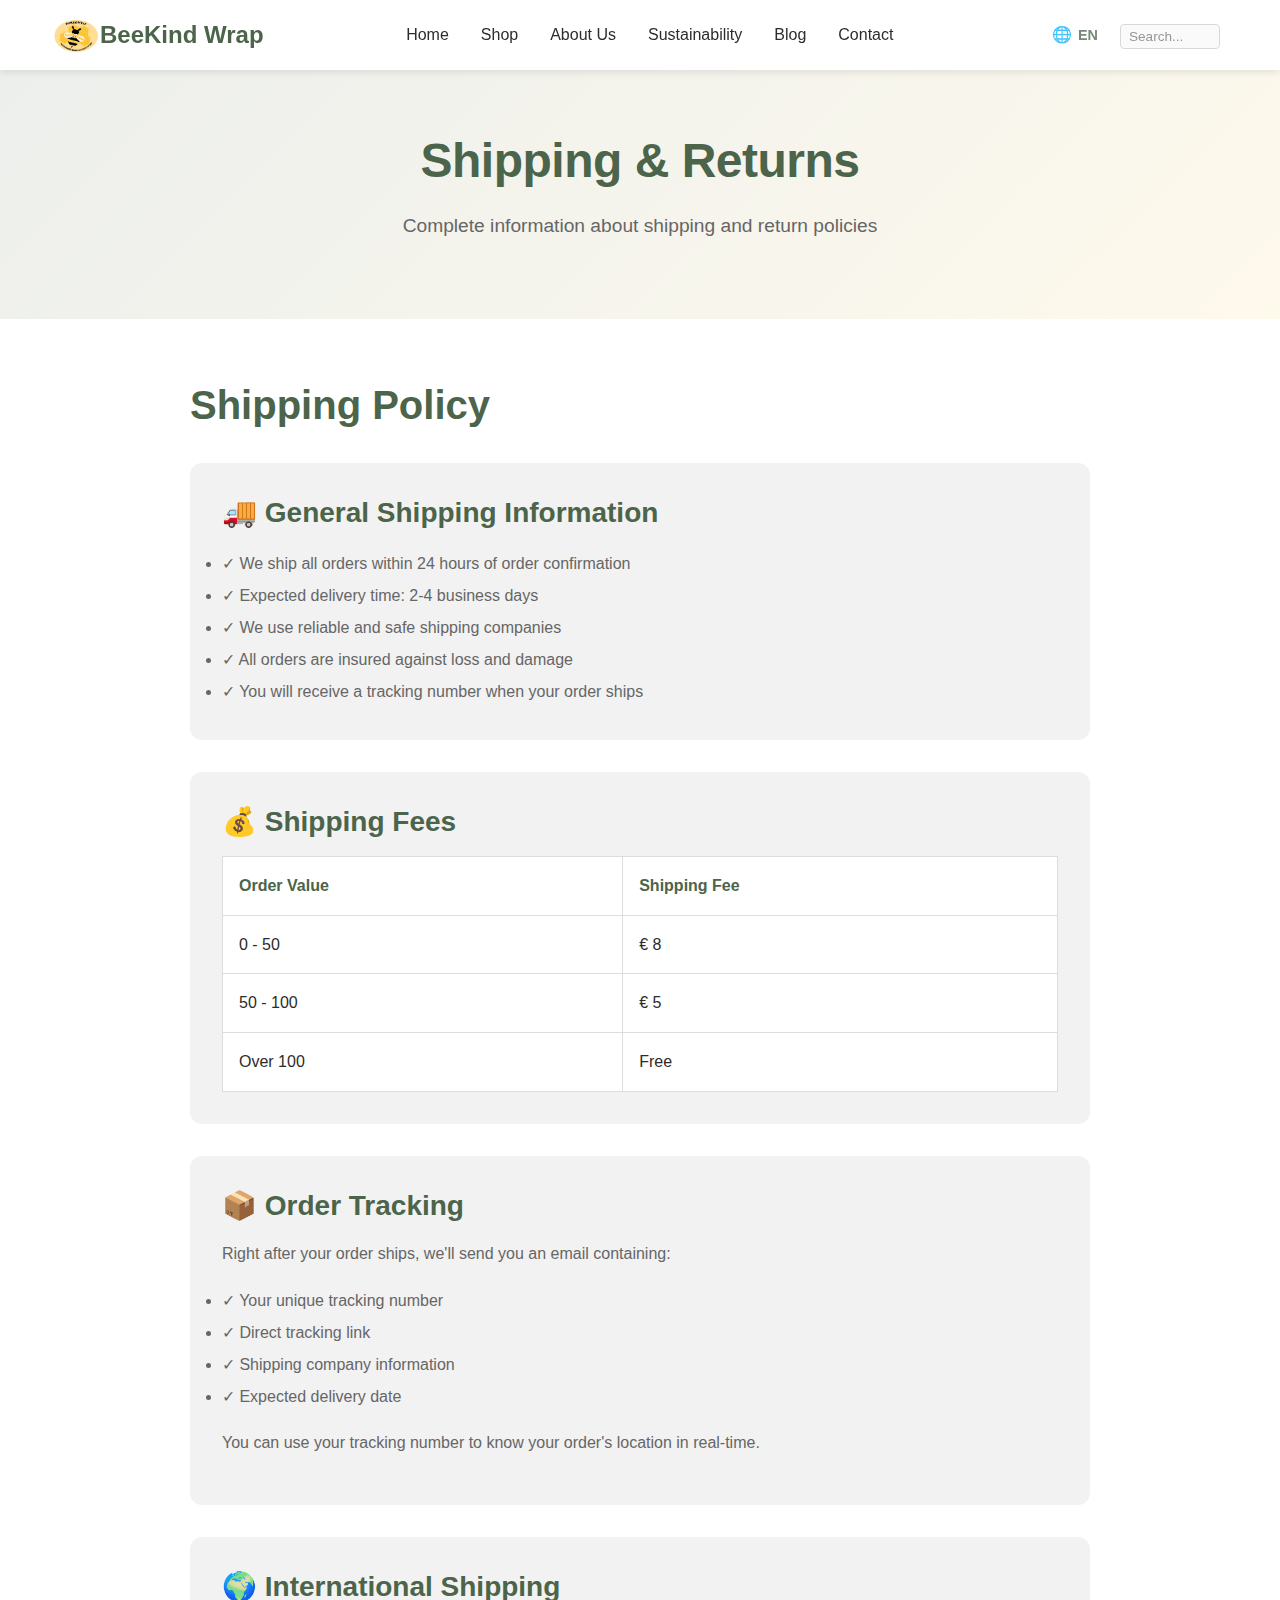
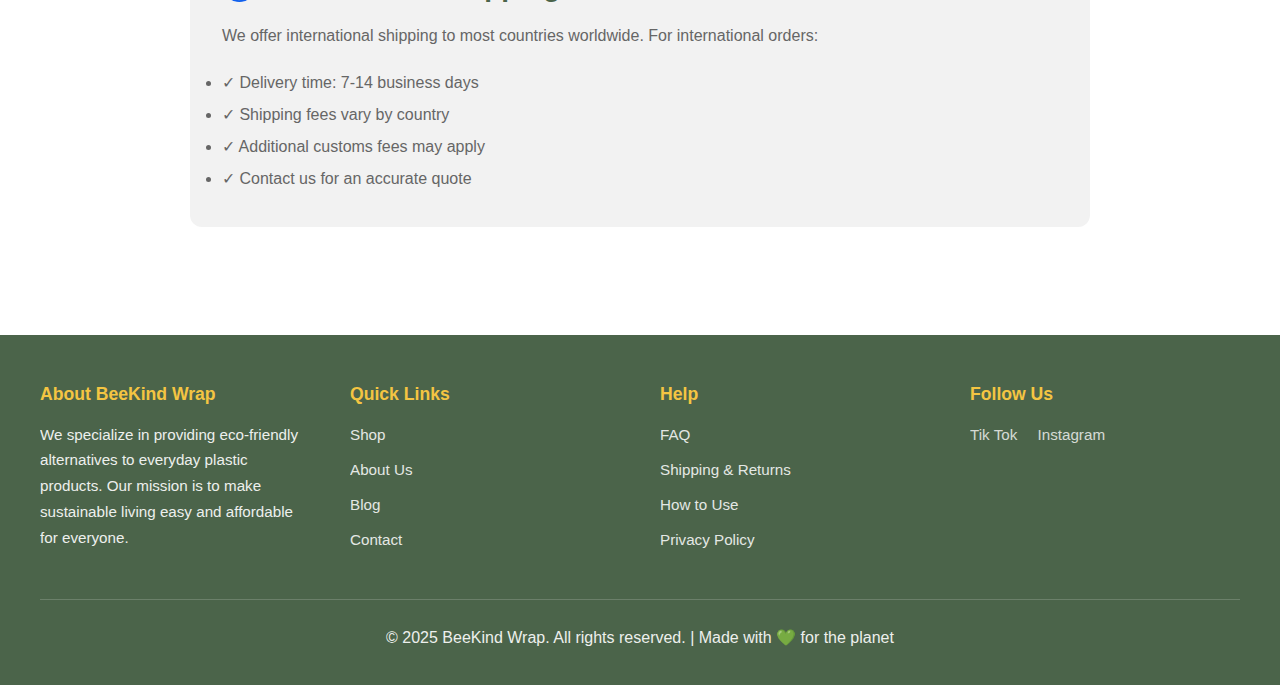
<file: shipping.html>
<!DOCTYPE html>
<html lang="en">
<head>
  <meta charset="UTF-8">
  <meta name="viewport" content="width=device-width, initial-scale=1.0">
  <meta name="description" content="Shipping and Returns Policy for BeeKind Wrap">
  <title>Shipping & Returns - BeeKind Wrap</title>
  <link rel="stylesheet" href="style.css">
</head>
<body>
  <!-- Navigation -->
   <nav>
  <div class="nav-container">
    <!-- Logo -->
    <div class="logo">
      <div class="logo-icon"><img src="./IMG-20251217-WA0205.jpg" height="45" width="45"></div>
      <span>BeeKind Wrap</span>
    </div>

    <!-- Main navigation links -->
    <ul class="nav-links">
      <li><a href="index.html">Home</a></li>
      <li class="has-dropdown">
        <a href="shop.html">Shop</a>
        <ul class="dropdown">
          <li><a href="how-to-use.html">How to use</a></li>
        </ul>
      </li>
      <li class="has-dropdown">
        <a href="about.html">About Us</a>
        <ul class="dropdown">
          <li><a href="quality.html">Quality & Materials</a></li>
        </ul>
      </li>
      <li><a href="sustainability.html">Sustainability</a></li>
      <li class="has-dropdown">
        <a href="blog.html">Blog</a>
        <ul class="dropdown">
          <li><a href="ecoLifestyle.html">Eco Lifestyle Tips</a></li>
        </ul>
      </li>
      <li class="has-dropdown">
        <a href="contact.html">Contact</a>
        <ul class="dropdown">
          <li><a href="faq.html">FAQ</a></li>
          <li><a href="shipping.html">Shipping & Returns</a></li>
        </ul>
      </li>
    </ul>

    

    <!-- Language hint -->
    <div class="lang-hint">
      <span class="globe">🌐</span>
      <span class="lang active">EN</span>
      <!-- Search box -->
    <div class="nav-search">
      <input type="text" placeholder="Search..." />
    </div>
    </div>

    <!-- Hamburger toggle -->
    <div class="nav-toggle">
      <span></span>
      <span></span>
      <span></span>
    </div>
  </div>
</nav>

  <!-- Page Header -->
  <section style="background: linear-gradient(135deg, rgba(75, 100, 74, 0.1) 0%, rgba(244, 197, 66, 0.1) 100%); padding: 60px 20px; text-align: center;">
    <div class="container">
      <h1>Shipping & Returns</h1>
      <p style="font-size: 1.2rem; color: #666; margin-top: 1rem;">Complete information about shipping and return policies</p>
    </div>
  </section>

  <!-- Content -->
  <section style="padding: 60px 20px;">
    <div class="container">
      <div style="max-width: 900px; margin: 0 auto;">
        <!-- Shipping Section -->
        <h2 style="color: #4b644a; margin-bottom: 2rem;">Shipping Policy</h2>

        <div style="background-color: #f2f2f2; padding: 2rem; border-radius: 12px; margin-bottom: 2rem;">
          <h3 style="color: #4b644a; margin-bottom: 1rem;">🚚 General Shipping Information</h3>
          <ul style="color: #666; line-height: 2;">
            <li>✓ We ship all orders within 24 hours of order confirmation</li>
            <li>✓ Expected delivery time: 2-4 business days</li>
            <li>✓ We use reliable and safe shipping companies</li>
            <li>✓ All orders are insured against loss and damage</li>
            <li>✓ You will receive a tracking number when your order ships</li>
          </ul>
        </div>

        <div style="background-color: #f2f2f2; padding: 2rem; border-radius: 12px; margin-bottom: 2rem;">
          <h3 style="color: #4b644a; margin-bottom: 1rem;">💰 Shipping Fees</h3>
          <table style="width: 100%; border-collapse: collapse;">
            <tr style="background-color: white;">
              <td style="padding: 1rem; border: 1px solid #ddd; font-weight: 600; color: #4b644a;">Order Value</td>
              <td style="padding: 1rem; border: 1px solid #ddd; font-weight: 600; color: #4b644a;">Shipping Fee</td>
            </tr>
            <tr style="background-color: white;">
              <td style="padding: 1rem; border: 1px solid #ddd;">0 - 50</td>
              <td style="padding: 1rem; border: 1px solid #ddd;">€ 8</td>
            </tr>
            <tr style="background-color: white;">
              <td style="padding: 1rem; border: 1px solid #ddd;">50 - 100</td>
              <td style="padding: 1rem; border: 1px solid #ddd;">€ 5</td>
            </tr>
            <tr style="background-color: white;">
              <td style="padding: 1rem; border: 1px solid #ddd;">Over 100</td>
              <td style="padding: 1rem; border: 1px solid #ddd;">Free</td>
            </tr>
          </table>
        </div>

        <div style="background-color: #f2f2f2; padding: 2rem; border-radius: 12px; margin-bottom: 2rem;">
          <h3 style="color: #4b644a; margin-bottom: 1rem;">📦 Order Tracking</h3>
          <p style="color: #666; margin-bottom: 1rem;">
            Right after your order ships, we'll send you an email containing:
          </p>
          <ul style="color: #666; line-height: 2;">
            <li>✓ Your unique tracking number</li>
            <li>✓ Direct tracking link</li>
            <li>✓ Shipping company information</li>
            <li>✓ Expected delivery date</li>
          </ul>
          <p style="color: #666; margin-top: 1rem;">
            You can use your tracking number to know your order's location in real-time.
          </p>
        </div>

        <div style="background-color: #f2f2f2; padding: 2rem; border-radius: 12px; margin-bottom: 3rem;">
          <h3 style="color: #4b644a; margin-bottom: 1rem;">🌍 International Shipping</h3>
          <p style="color: #666; margin-bottom: 1rem;">
            We offer international shipping to most countries worldwide. For international orders:
          </p>
          <ul style="color: #666; line-height: 2;">
            <li>✓ Delivery time: 7-14 business days</li>
            <li>✓ Shipping fees vary by country</li>
            <li>✓ Additional customs fees may apply</li>
            <li>✓ Contact us for an accurate quote</li>
          </ul>
        </div>
      </div>
    </div>
  </section>

  <!-- Footer -->
<footer>
    <div class="footer-content">
      <div class="footer-section">
        <h4>About BeeKind Wrap</h4>
        <p>We specialize in providing eco-friendly alternatives to everyday plastic products. Our mission is to make sustainable living easy and affordable for everyone.</p>
      </div>
      <div class="footer-section">
        <h4>Quick Links</h4>
        <ul>
          <li><a href="shop.html">Shop</a></li>
          <li><a href="about.html">About Us</a></li>
          <li><a href="blog.html">Blog</a></li>
          <li><a href="contact.html">Contact</a></li>
        </ul>
      </div>
      <div class="footer-section">
        <h4>Help</h4>
        <ul>
          <li><a href="faq.html">FAQ</a></li>
          <li><a href="shipping.html">Shipping & Returns</a></li>
          <li><a href="how-to-use.html">How to Use</a></li>
          <li><a href="#">Privacy Policy</a></li>
        </ul>
      </div>
      <div class="footer-section">
        <h4>Follow Us</h4>
        <p>
          <a href="https://www.tiktok.com/@beekind.wrap1?is_from_webapp=1&sender_device=pc" target="_blank" style="margin-right: 1rem;">Tik Tok</a>
          <a href="https://www.instagram.com/beekind.wrap1?igsh=M3EzZGZpN3ZjOGiz&um_source=qr" style="margin-right: 1rem;">Instagram</a>
        </p>
      </div>
    </div>
    <div class="footer-bottom">
      <p>&copy; 2025 BeeKind Wrap. All rights reserved. | Made with 💚 for the planet</p>
    </div>
  </footer>

  <script src="main.js"></script>
</body>
</html>
</file>
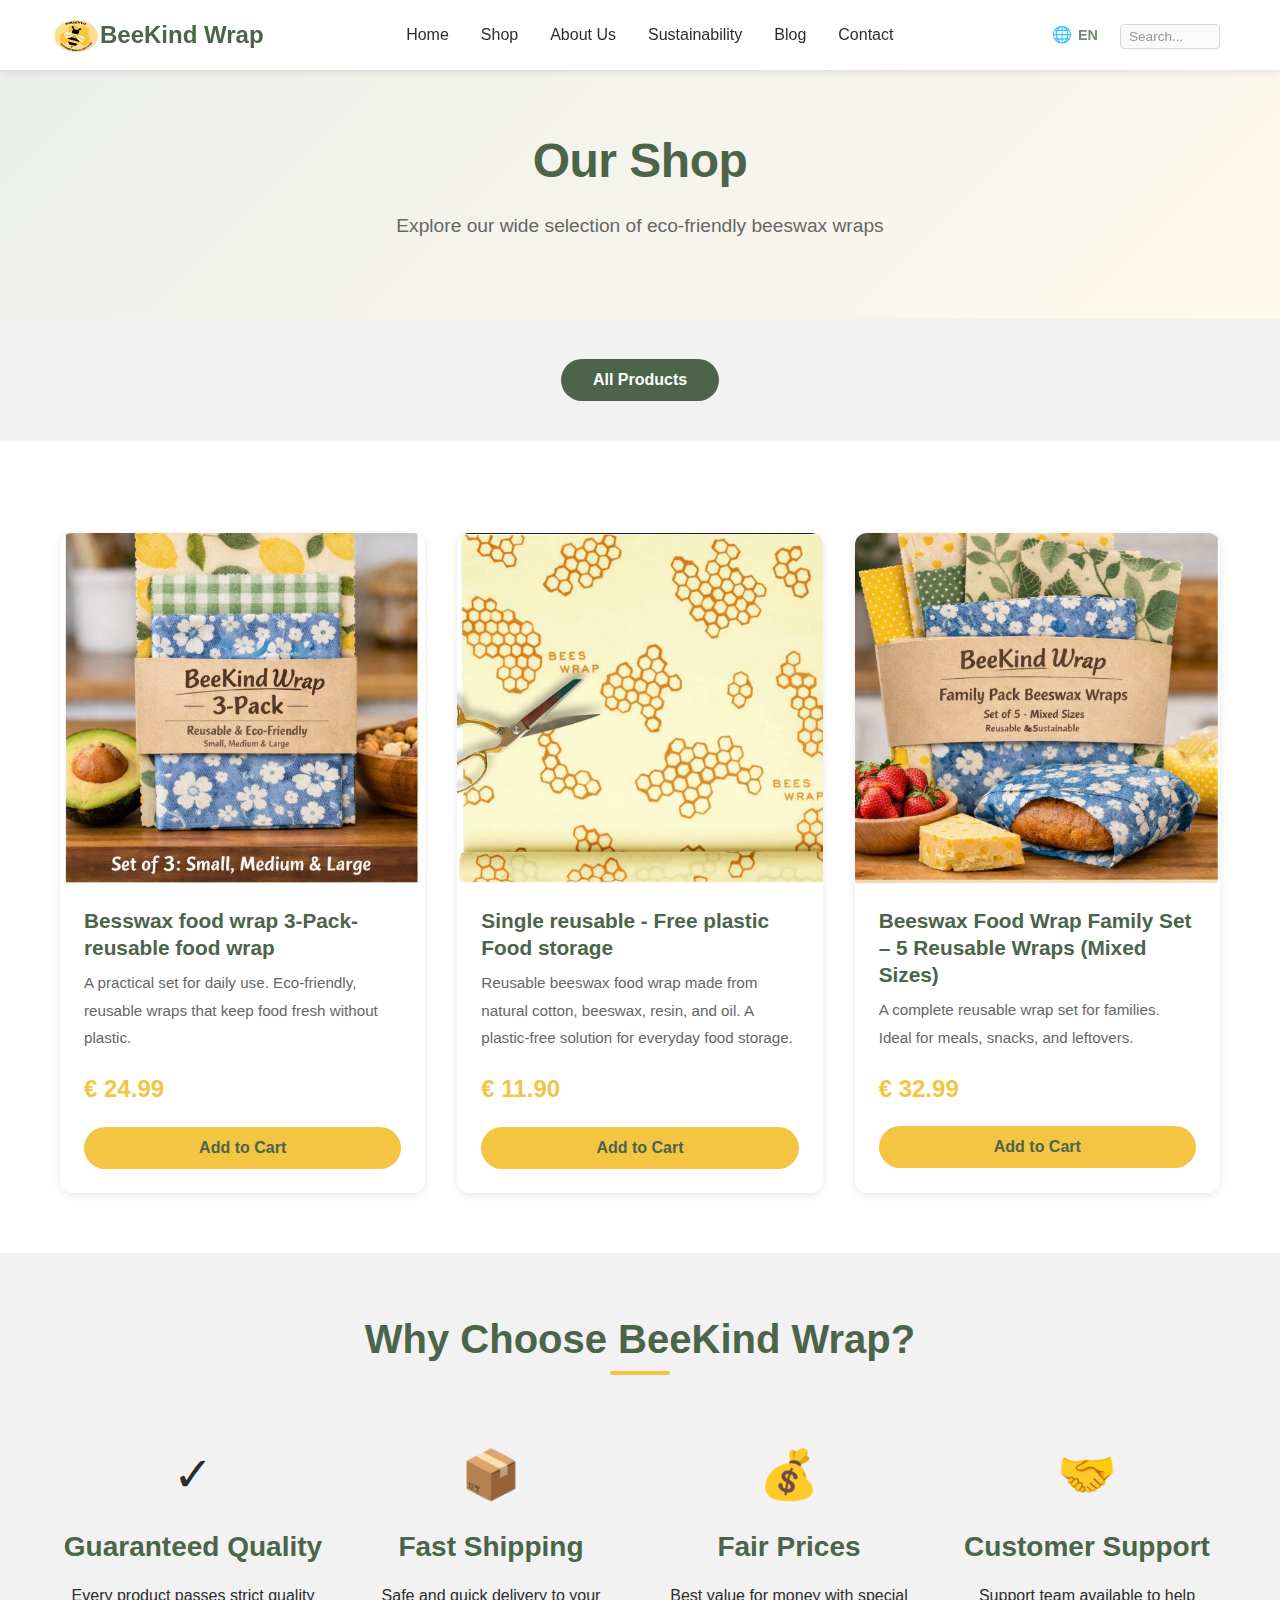
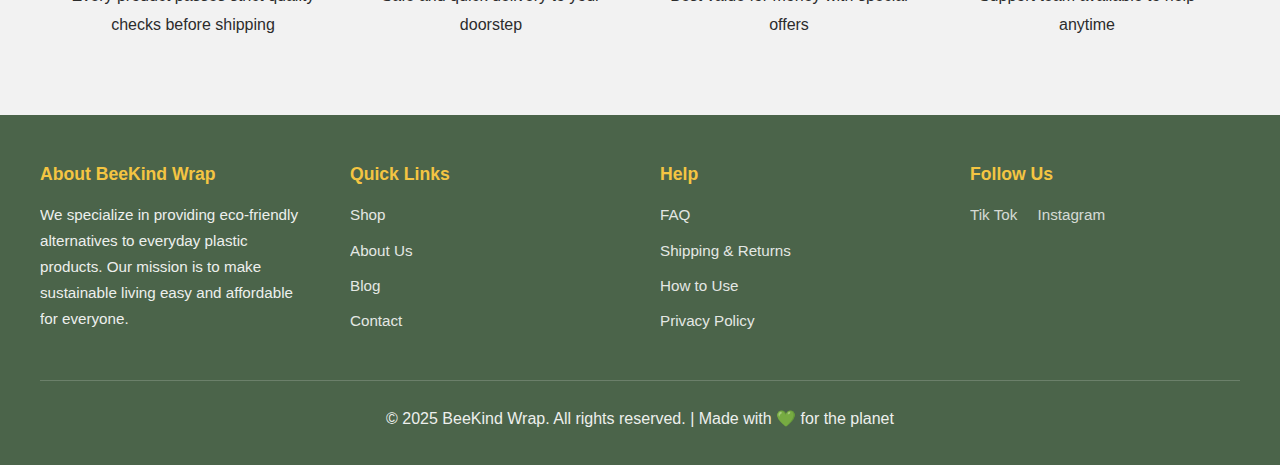
<file: shop.html>
<!DOCTYPE html>
<html lang="en">
<head>
  <meta charset="UTF-8">
  <meta name="viewport" content="width=device-width, initial-scale=1.0">
  <meta name="description" content="BeeKind Wrap Shop - Buy eco-friendly beeswax wraps at special prices">
  <title>Shop - BeeKind Wrap</title>
  <link rel="stylesheet" href="style.css">
</head>
<body>
  <!-- Navigation -->
  <nav>
  <div class="nav-container">
    <!-- Logo -->
    <div class="logo">
      <div class="logo-icon"><img src="./IMG-20251217-WA0205.jpg" height="45" width="45"></div>
      <span>BeeKind Wrap</span>
    </div>

    <!-- Main navigation links -->
    <ul class="nav-links">
      <li><a href="index.html">Home</a></li>
      <li class="has-dropdown">
        <a href="shop.html">Shop</a>
        <ul class="dropdown">
          <li><a href="how-to-use.html">How to use</a></li>
        </ul>
      </li>
      <li class="has-dropdown">
        <a href="about.html">About Us</a>
        <ul class="dropdown">
          <li><a href="quality.html">Quality & Materials</a></li>
        </ul>
      </li>
      <li><a href="sustainability.html">Sustainability</a></li>
      <li class="has-dropdown">
        <a href="blog.html">Blog</a>
        <ul class="dropdown">
          <li><a href="ecoLifestyle.html">Eco Lifestyle Tips</a></li>
        </ul>
      </li>
      <li class="has-dropdown">
        <a href="contact.html">Contact</a>
        <ul class="dropdown">
          <li><a href="faq.html">FAQ</a></li>
          <li><a href="shipping.html">Shipping & Returns</a></li>
        </ul>
      </li>
    </ul>

    

    <!-- Language hint -->
    <div class="lang-hint">
      <span class="globe">🌐</span>
      <span class="lang active">EN</span>
      <!-- Search box -->
    <div class="nav-search">
      <input type="text" placeholder="Search..." />
    </div>
    </div>

    <!-- Hamburger toggle -->
    <div class="nav-toggle">
      <span></span>
      <span></span>
      <span></span>
    </div>
  </div>
</nav>

  <!-- Page Header -->
  <section style="background: linear-gradient(135deg, rgba(75, 100, 74, 0.1) 0%, rgba(244, 197, 66, 0.1) 100%); padding: 60px 20px; text-align: center;">
    <div class="container">
      <h1>Our Shop</h1>
      <p style="font-size: 1.2rem; color: #666; margin-top: 1rem;">Explore our wide selection of eco-friendly beeswax wraps</p>
    </div>
  </section>

  <!-- Filter Section -->
  <section style="padding: 40px 20px; background-color: #f2f2f2;">
    <div class="container">
      <div style="display: flex; gap: 1rem; flex-wrap: wrap; justify-content: center;">
        <button class="btn btn-secondary" onclick="filterProducts('all')">All Products</button>
        <!-- <button class="btn btn-outline" onclick="filterProducts('single')">Single Wraps</button> -->
        <!-- <button class="btn btn-outline" onclick="filterProducts('bundle')">Bundles</button> -->
        <!-- <button class="btn btn-outline" onclick="filterProducts('family')">Family Packs</button> -->
      </div>
    </div>
  </section>

  <!-- Products Grid -->
  <section style="padding: 60px 20px;">
    <div class="container">
      <div class="products-grid">
        <!-- Single Wraps -->

        <div class="product-card" data-category="bundle" data-animation="fadeInUp">
          <div class="product-image-wrapper">
            <img src="./WhatsApp Image 2025-12-18 at 00.45.18.jpeg" alt="Small Beeswax Wrap" class="product-image image-main">
            <img src="./IMG-20251218-WA0063.jpg" alt="Small Beeswax Wrap Hover" class="product-image image-hover">
          </div>
        
          <div class="product-info">
            <h3 class="product-name">Besswax food wrap 3-Pack- reusable food wrap</h3>
            <p class="product-description">
              A practical set for daily use. Eco-friendly, reusable wraps that keep food fresh without plastic.
            </p>
            <p class="product-price">€ 24.99</p>
            <button class="btn btn-primary add-to-cart"
              data-product="Besswax food wrap 3-Pack- reusable food wrap"
              data-price="24.99">
              Add to Cart
            </button>
          </div>
        </div>
        
        <div class="product-card" data-category="bundle" data-animation="fadeInUp">
          <div class="product-image-wrapper">
            <img src="./WhatsApp Image 2025-12-18 at 11.44.15.jpeg" alt="Small Beeswax Wrap" class="product-image image-main">
            <img src="./WhatsApp Image 2025-12-18 at 11.30.52.jpeg" alt="Small Beeswax Wrap Hover" class="product-image image-hover">
          </div>
        
          <div class="product-info">
            <h3 class="product-name">Single reusable - Free plastic Food storage</h3>
            <p class="product-description">
              Reusable beeswax food wrap made from natural cotton, beeswax, resin, and oil. A plastic-free solution for everyday food storage.
            </p>
            <p class="product-price">€ 11.90</p>
            <button class="btn btn-primary add-to-cart"
              data-product="Single reusable - Free plastic Food storage"
              data-price="11.90">
              Add to Cart
            </button>
          </div>
        </div>

        <div class="product-card" data-category="bundle" data-animation="fadeInUp">
          <div class="product-image-wrapper">
            <img src="./WhatsApp Image 2025-12-18 at 00.42.50.jpeg" alt="Small Beeswax Wrap" class="product-image image-main">
            <img src="./Gemini_Generated_Image_9nn1zm9nn1zm9nn1.png" alt="Small Beeswax Wrap Hover" class="product-image image-hover">
          </div>
        
          <div class="product-info">
            <h3 class="product-name">Beeswax Food Wrap Family Set – 5 Reusable Wraps (Mixed Sizes)</h3>
            <p class="product-description">
              A complete reusable wrap set for families. Ideal for meals, snacks, and leftovers.
            </p>
            <p class="product-price">€ 32.99</p>
            <button class="btn btn-primary add-to-cart"
              data-product="Beeswax Food Wrap Family Set – 5 Reusable Wraps (Mixed Sizes)"
              data-price="32.99">
              Add to Cart
            </button>
          </div>
        </div>

        </div>
      </div>
    </div>
  </section>

  <!-- Why Choose Us -->
  <section style="background-color: #f2f2f2; padding: 60px 20px;">
    <div class="container">
      <div class="section-title">
        <h2>Why Choose BeeKind Wrap?</h2>
      </div>
      <div style="display: grid; grid-template-columns: repeat(auto-fit, minmax(250px, 1fr)); gap: 2rem;">
        <div style="text-align: center;">
          <div style="font-size: 3rem; margin-bottom: 1rem;">✓</div>
          <h3 style="color: #4b644a;">Guaranteed Quality</h3>
          <p>Every product passes strict quality checks before shipping</p>
        </div>
        <div style="text-align: center;">
          <div style="font-size: 3rem; margin-bottom: 1rem;">📦</div>
          <h3 style="color: #4b644a;">Fast Shipping</h3>
          <p>Safe and quick delivery to your doorstep</p>
        </div>
        <div style="text-align: center;">
          <div style="font-size: 3rem; margin-bottom: 1rem;">💰</div>
          <h3 style="color: #4b644a;">Fair Prices</h3>
          <p>Best value for money with special offers</p>
        </div>
        <div style="text-align: center;">
          <div style="font-size: 3rem; margin-bottom: 1rem;">🤝</div>
          <h3 style="color: #4b644a;">Customer Support</h3>
          <p>Support team available to help anytime</p>
        </div>
      </div>
    </div>
  </section>

  <!-- Footer -->
<footer>
    <div class="footer-content">
      <div class="footer-section">
        <h4>About BeeKind Wrap</h4>
        <p>We specialize in providing eco-friendly alternatives to everyday plastic products. Our mission is to make sustainable living easy and affordable for everyone.</p>
      </div>
      <div class="footer-section">
        <h4>Quick Links</h4>
        <ul>
          <li><a href="shop.html">Shop</a></li>
          <li><a href="about.html">About Us</a></li>
          <li><a href="blog.html">Blog</a></li>
          <li><a href="contact.html">Contact</a></li>
        </ul>
      </div>
      <div class="footer-section">
        <h4>Help</h4>
        <ul>
          <li><a href="faq.html">FAQ</a></li>
          <li><a href="shipping.html">Shipping & Returns</a></li>
          <li><a href="how-to-use.html">How to Use</a></li>
          <li><a href="#">Privacy Policy</a></li>
        </ul>
      </div>
      <div class="footer-section">
        <h4>Follow Us</h4>
        <p>
          <a href="https://www.tiktok.com/@beekind.wrap1?is_from_webapp=1&sender_device=pc" target="_blank" style="margin-right: 1rem;">Tik Tok</a>
          <a href="https://www.instagram.com/beekind.wrap1?igsh=M3EzZGZpN3ZjOGiz&um_source=qr" style="margin-right: 1rem;">Instagram</a>
        </p>
      </div>
    </div>
    <div class="footer-bottom">
      <p>&copy; 2025 BeeKind Wrap. All rights reserved. | Made with 💚 for the planet</p>
    </div>
  </footer>


    <!-- Mini Cart Sidebar -->
<div class="cart-sidebar" id="cartSidebar">
  <div class="cart-header">
    <h3>Your Cart</h3>
    <span class="close-cart" id="closeCart">&times;</span>
  </div>
  <div class="cart-items" id="cartItems">
    <!-- هنا ستضاف المنتجات بواسطة JS -->
  </div>
  <div class="cart-footer">
    <button id="checkoutBtn">Checkout</button>
  </div>
</div>
  <script src="main.js"></script>
</body>
</html>
</file>
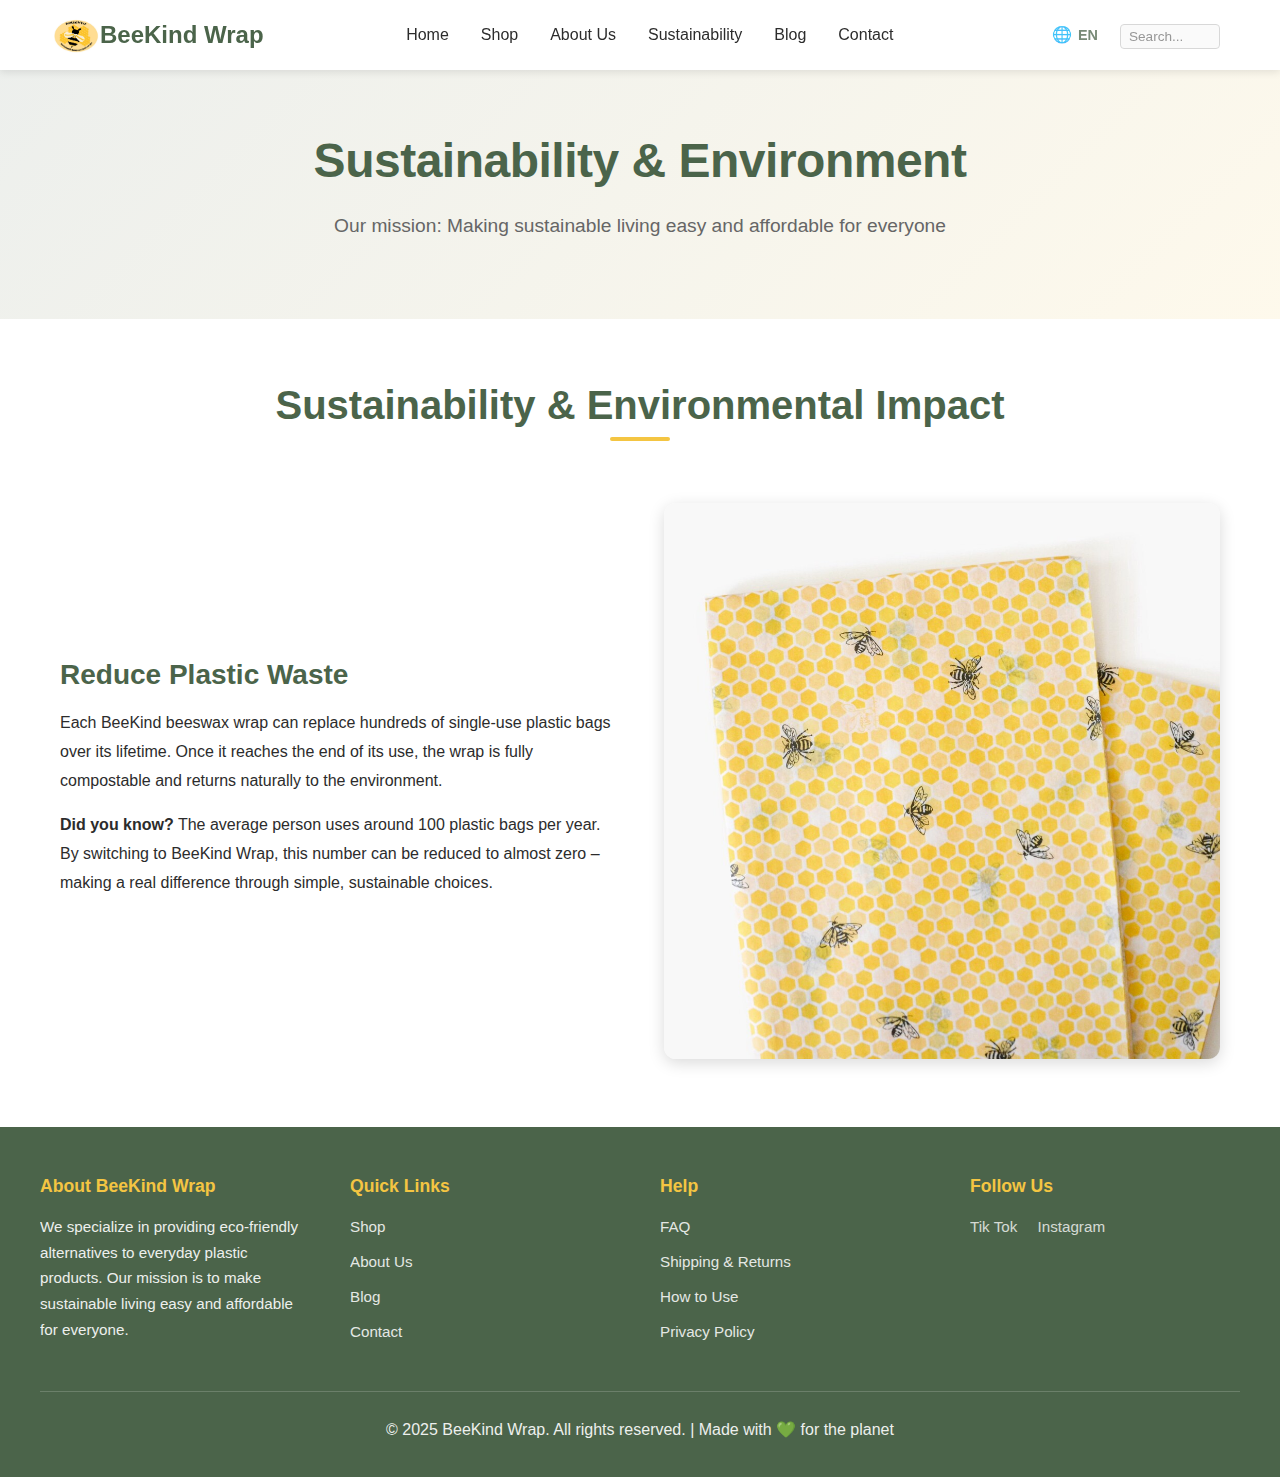
<file: sustainability.html>
<!DOCTYPE html>
<html lang="en">
<head>
  <meta charset="UTF-8">
  <meta name="viewport" content="width=device-width, initial-scale=1.0">
  <meta name="description" content="Learn about BeeKind Wrap's story and mission for sustainable living">
  <title>About Us - BeeKind Wrap</title>
  <link rel="stylesheet" href="style.css">
</head>
<body>
  <!-- Navigation -->
    <nav>
  <div class="nav-container">
    <!-- Logo -->
    <div class="logo">
      <div class="logo-icon"><img src="./IMG-20251217-WA0205.jpg" height="45" width="45"></div>
      <span>BeeKind Wrap</span>
    </div>

    <!-- Main navigation links -->
    <ul class="nav-links">
      <li><a href="index.html">Home</a></li>
      <li class="has-dropdown">
        <a href="shop.html">Shop</a>
        <ul class="dropdown">
          <li><a href="how-to-use.html">How to use</a></li>
        </ul>
      </li>
      <li class="has-dropdown">
        <a href="about.html">About Us</a>
        <ul class="dropdown">
          <li><a href="quality.html">Quality & Materials</a></li>
        </ul>
      </li>
      <li><a href="sustainability.html">Sustainability</a></li>
      <li class="has-dropdown">
        <a href="blog.html">Blog</a>
        <ul class="dropdown">
          <li><a href="ecoLifestyle.html">Eco Lifestyle Tips</a></li>
        </ul>
      </li>
      <li class="has-dropdown">
        <a href="contact.html">Contact</a>
        <ul class="dropdown">
          <li><a href="faq.html">FAQ</a></li>
          <li><a href="shipping.html">Shipping & Returns</a></li>
        </ul>
      </li>
    </ul>

    

    <!-- Language hint -->
    <div class="lang-hint">
      <span class="globe">🌐</span>
      <span class="lang active">EN</span>
      <!-- Search box -->
    <div class="nav-search">
      <input type="text" placeholder="Search..." />
    </div>
    </div>

    <!-- Hamburger toggle -->
    <div class="nav-toggle">
      <span></span>
      <span></span>
      <span></span>
    </div>
  </div>
</nav>

  <!-- Page Header -->
  <section style="background: linear-gradient(135deg, rgba(75, 100, 74, 0.1) 0%, rgba(244, 197, 66, 0.1) 100%); padding: 60px 20px; text-align: center;">
    <div class="container">
      <h1>Sustainability & Environment</h1>
      <p style="font-size: 1.2rem; color: #666; margin-top: 1rem;">Our mission: Making sustainable living easy and affordable for everyone</p>
    </div>
  </section>

   <!-- Sustainability Section -->
 <section id="sustainability" class="sustainability-section">
  <div class="container">
    <div class="section-title">
      <h2>Sustainability & Environmental Impact</h2>
    </div>

    <div class="sustainability-grid">
      <div class="sustainability-text" data-animation="slideInLeft">
        <h3>Reduce Plastic Waste</h3>
        <p>
          Each BeeKind beeswax wrap can replace hundreds of single-use plastic bags
          over its lifetime. Once it reaches the end of its use, the wrap is fully
          compostable and returns naturally to the environment.
        </p>
        <p>
          <strong>Did you know?</strong> The average person uses around 100 plastic bags
          per year. By switching to BeeKind Wrap, this number can be reduced to almost
          zero – making a real difference through simple, sustainable choices.
        </p>
      </div>

      <div class="sustainability-image" data-animation="slideInRight">
        <img src="./bee9 - Copy.jpg" alt="Sustainability">
      </div>
    </div>
  </div>
</section>



  <!-- Footer -->
<footer>
    <div class="footer-content">
      <div class="footer-section">
        <h4>About BeeKind Wrap</h4>
        <p>We specialize in providing eco-friendly alternatives to everyday plastic products. Our mission is to make sustainable living easy and affordable for everyone.</p>
      </div>
      <div class="footer-section">
        <h4>Quick Links</h4>
        <ul>
          <li><a href="shop.html">Shop</a></li>
          <li><a href="about.html">About Us</a></li>
          <li><a href="blog.html">Blog</a></li>
          <li><a href="contact.html">Contact</a></li>
        </ul>
      </div>
      <div class="footer-section">
        <h4>Help</h4>
        <ul>
          <li><a href="faq.html">FAQ</a></li>
          <li><a href="shipping.html">Shipping & Returns</a></li>
          <li><a href="how-to-use.html">How to Use</a></li>
          <li><a href="#">Privacy Policy</a></li>
        </ul>
      </div>
      <div class="footer-section">
        <h4>Follow Us</h4>
        <p>
          <a href="https://www.tiktok.com/@beekind.wrap1?is_from_webapp=1&sender_device=pc" target="_blank" style="margin-right: 1rem;">Tik Tok</a>
          <a href="https://www.instagram.com/beekind.wrap1?igsh=M3EzZGZpN3ZjOGiz&um_source=qr" style="margin-right: 1rem;">Instagram</a>
        </p>
      </div>
    </div>
    <div class="footer-bottom">
      <p>&copy; 2025 BeeKind Wrap. All rights reserved. | Made with 💚 for the planet</p>
    </div>
  </footer>

  <script src="main.js"></script>
</body>
</html>
</file>
<file: style.css>
/* ============================================
   BeeKind Wrap - Eco-Friendly Beeswax Wraps
   Main Stylesheet
   ============================================ */

/* CSS Variables - Color Palette */
:root {
  --primary-yellow: #f4c542;
  --primary-green: #4b644a;
  --white: #ffffff;
  --light-gray: #f2f2f2;
  --dark-gray: #333333;
  --text-color: #2c2c2c;
  --border-color: #e0e0e0;
  --success-color: #27ae60;
  --accent-green: #6b8e6f;
  --soft-shadow: 0 2px 8px rgba(0, 0, 0, 0.1);
  --medium-shadow: 0 4px 16px rgba(0, 0, 0, 0.15);
  --large-shadow: 0 8px 24px rgba(0, 0, 0, 0.2);
}


/* Reset & Base Styles */
* {
  margin: 0;
  padding: 0;
  box-sizing: border-box;
}

html {
  scroll-behavior: smooth;
}

body {
  font-family: 'Segoe UI', Tahoma, Geneva, Verdana, sans-serif;
  line-height: 1.6;
  color: var(--text-color);
  background-color: var(--white);
  overflow-x: hidden;
}

/* Typography */
h1, h2, h3, h4, h5, h6 {
  font-weight: 700;
  line-height: 1.3;
  margin-bottom: 1rem;
  color: var(--primary-green);
}

h1 {
  font-size: 3rem;
  letter-spacing: -0.5px;
}

h2 {
  font-size: 2.5rem;
  margin-bottom: 1.5rem;
}

h3 {
  font-size: 1.75rem;
  margin-bottom: 1rem;
}

h4 {
  font-size: 1.5rem;
}

p {
  margin-bottom: 1rem;
  font-size: 1rem;
  line-height: 1.8;
}

a {
  color: var(--primary-green);
  text-decoration: none;
  transition: color 0.3s ease;
}

a:hover {
  color: var(--primary-yellow);
}

/* Container */
.container {
  max-width: 1200px;
  margin: 0 auto;
  padding: 0 20px;
}

/* =======================
   Navigation Bar - Desktop
========================= */
nav {
  background-color: var(--white);
  box-shadow: var(--soft-shadow);
  position: sticky;
  top: 0;
  z-index: 1000;
}

.nav-container {
  display: flex;
  justify-content: space-between;
  align-items: center;
  padding: 1rem 20px;
  max-width: 1200px;
  margin: 0 auto;
}

.logo {
  display: flex;
  align-items: center;
  gap: 0.5rem;
  font-size: 1.5rem;
  font-weight: 700;
  color: var(--primary-green);
}

.logo-icon {
  width: 32px;
  height: 32px;
  border-radius: 50%;
  background-color: var(--primary-yellow);
  display: flex;
  align-items: center;
  justify-content: center;
}

.nav-links {
  display: flex;
  list-style: none;
  gap: 2rem;
  align-items: center;
}

.nav-links a {
  color: var(--text-color);
  text-decoration: none;
  font-weight: 500;
  position: relative;
}

.nav-links a::after {
  content: '';
  position: absolute;
  bottom: -5px;
  left: 0;
  width: 0;
  height: 2px;
  background-color: var(--primary-yellow);
  transition: 0.3s;
}

.nav-links a:hover::after {
  width: 100%;
}

.nav-links a:hover {
  color: var(--primary-green);
}

/* Dropdown */
.has-dropdown {
  position: relative;
}

.dropdown {
  position: absolute;
  top: 100%;
  left: 0;
  background: var(--white);
  min-width: 180px;
  list-style: none;
  padding: 0.5rem 0;
  border-radius: 8px;
  box-shadow: var(--medium-shadow);
  opacity: 0;
  visibility: hidden;
  transform: translateY(10px);
  transition: all 0.3s ease;
  z-index: 999;
}

.dropdown li a {
  display: block;
  padding: 0.6rem 1rem;
  color: var(--text-color);
}

.dropdown li a:hover {
  background: var(--light-gray);
  color: var(--primary-green);
}

.has-dropdown:hover .dropdown {
  opacity: 1;
  visibility: visible;
  transform: translateY(0);
  -webkit-transform: translateY(0);
  -moz-transform: translateY(0);
  -ms-transform: translateY(0);
  -o-transform: translateY(0);
}

/* Language hint */
.lang-hint {
  margin-left: 1rem;
}

/* Hamburger toggle - hidden desktop */
.nav-toggle {
  display: none;
  flex-direction: column;
  gap: 5px;
  cursor: pointer;
}

.nav-toggle span {
  width: 25px;
  height: 3px;
  background-color: var(--primary-green);
  border-radius: 2px;
}

/* =======================
   MOBILE NAVIGATION
========================= */
@media (max-width: 768px) {
  .nav-links {
    display: none;
    flex-direction: column;
    position: fixed;
    top: 60px;
    left: 0;
    right: 0;
    background-color: var(--white);
    padding: 1rem 0;
    gap: 0;
    box-shadow: var(--soft-shadow);
    z-index: 9999;
  }

  .nav-links.active {
    display: flex;
  }

  .nav-links li {
    width: 100%;
    border-bottom: 1px solid var(--border-color);
  }

  .nav-links > li > a {
    display: block;
    width: 100%;
    padding: 14px 20px;
  }

 /* Dropdown hidden by default */
.dropdown {
  display: none;
  flex-direction: column;
  background-color: #f7f7f7;
  padding-left: 20px;
  margin: 0;
  border-radius: 0 0 8px 8px;
  overflow: hidden;
  transition: all 0.3s ease;
}

/* Show dropdown when hovering parent (link OR dropdown) */
.has-dropdown:hover .dropdown {
  display: flex;
}

/* Dropdown links */
.dropdown li a {
  padding: 12px 1.5rem;
  font-size: 1rem;
  color: var(--primary-green);
  display: block;
  border-bottom: 1px solid #ddd;
  transition: background-color 0.3s ease;
}

.dropdown li a:hover {
  background-color: #ececec;
}


  .nav-toggle {
    display: flex;
    flex-direction: column;
    gap: 5px;
    cursor: pointer;
  }

  .nav-toggle span {
    width: 25px;
    height: 3px;
    background-color: var(--primary-green);
    border-radius: 2px;
    transition: all 0.3s ease;
    -webkit-transition: all 0.3s ease;
    -moz-transition: all 0.3s ease;
    -ms-transition: all 0.3s ease;
    -o-transition: all 0.3s ease;
}

  .nav-toggle.active span:nth-child(1) {
    transform: rotate(45deg) translate(7px, 7px);
  }

  .nav-toggle.active span:nth-child(2) {
    opacity: 0;
  }

  .nav-toggle.active span:nth-child(3) {
    transform: rotate(-45deg) translate(7px, -7px);
  }
}



/* Product Image Hover Effect */
.product-image-wrapper {
  position: relative;
  width: 100%;
  height: 350px;
  overflow: hidden;
  background-color: var(--light-gray);
}

.product-image-wrapper img {
  position: absolute;
  top: 0;
  left: 0;
  width: 100%;
  height: 100%;
  object-fit: cover;
  transition: opacity 0.4s ease, transform 0.4s ease;
}

.image-hover {
  opacity: 0;
  transform: scale(1.05);
}

.product-card:hover .image-main {
  opacity: 0;
}

.product-card:hover .image-hover {
  opacity: 1;
  transform: scale(1);
}

/* Language Hint (Visual Only) */
.lang-hint {
  display: flex;
  align-items: center;
  gap: 6px;
  font-size: 0.9rem;
  font-weight: 600;
  color: var(--text-color);
  opacity: 0.75;
  user-select: none;
}

.lang-hint .globe {
  font-size: 1rem;
}

.lang-hint .lang {
  opacity: 0.5;
}

.lang-hint .lang.active {
  opacity: 1;
  color: var(--primary-green);
}

.lang-hint .separator {
  opacity: 0.4;
}

/* @media (max-width: 768px) {
  .lang-hint {
    display: none;
  }
} */


/* Hero Section */
.hero {
  background: linear-gradient(135deg, rgba(75, 100, 74, 0.1) 0%, rgba(244, 197, 66, 0.1) 100%);
  padding: 80px 20px;
  text-align: center;
  position: relative;
  overflow: hidden;
}

.hero::before {
  content: '';
  position: absolute;
  top: -50%;
  right: -10%;
  width: 500px;
  height: 500px;
  background: radial-gradient(circle, rgba(244, 197, 66, 0.15) 0%, transparent 70%);
  border-radius: 50%;
  z-index: 0;
}

.hero-content {
  position: relative;
  z-index: 1;
  max-width: 800px;
  margin: 0 auto;
}

.hero h1 {
  color: var(--primary-green);
  margin-bottom: 1rem;
  animation: fadeInDown 0.8s ease;
}

.hero p {
  font-size: 1.3rem;
  color: var(--text-color);
  margin-bottom: 2rem;
  animation: fadeInUp 0.8s ease 0.2s both;
}

.hero-image {
  width: 100%;
  max-width: 500px;
  height: auto;
  margin-top: 2rem;
  border-radius: 15px;
  box-shadow: var(--medium-shadow);
  animation: fadeInUp 0.8s ease 0.4s both;
}

/* Buttons */
.btn {
  display: inline-block;
  padding: 12px 32px;
  border-radius: 50px;
  font-weight: 600;
  font-size: 1rem;
  cursor: pointer;
  border: none;
  transition: all 0.3s ease;
  text-decoration: none;
  text-align: center;
}

.btn-primary {
  background-color: var(--primary-yellow);
  color: var(--primary-green);
}

.btn-primary:hover {
  background-color: #f0b82f;
  transform: translateY(-2px);
  box-shadow: var(--medium-shadow);
}

.btn-secondary {
  background-color: var(--primary-green);
  color: var(--white);
}

.btn-secondary:hover {
  background-color: #3d4f39;
  transform: translateY(-2px);
  box-shadow: var(--medium-shadow);
}

.btn-outline {
  background-color: transparent;
  color: var(--primary-green);
  border: 2px solid var(--primary-green);
}

.btn-outline:hover {
  background-color: var(--primary-green);
  color: var(--white);
}

/* Sections */
section {
  padding: 60px 20px;
}

.section-title {
  text-align: center;
  margin-bottom: 3rem;
}

.section-title h2 {
  color: var(--primary-green);
  position: relative;
  display: inline-block;
}

.section-title h2::after {
  content: '';
  position: absolute;
  bottom: -10px;
  left: 50%;
  transform: translateX(-50%);
  width: 60px;
  height: 4px;
  background-color: var(--primary-yellow);
  border-radius: 2px;
}

/* Product Cards */
.products-grid {
  display: grid;
  grid-template-columns: repeat(auto-fit, minmax(350px, 1fr));
  gap: 2rem;
  margin-top: 2rem;
}

.product-card {
  background-color: var(--white);
  border-radius: 12px;
  overflow: hidden;
  box-shadow: var(--soft-shadow);
  transition: all 0.3s ease;
  cursor: pointer;
}

.product-card:hover {
  transform: translateY(-8px);
  box-shadow: var(--large-shadow);
}

.product-image {
  width: 100%;
  height: 250px;
  object-fit: cover;
  background-color: var(--light-gray);
}

.product-info {
  padding: 1.5rem;
}

.product-name {
  font-size: 1.3rem;
  font-weight: 700;
  color: var(--primary-green);
  margin-bottom: 0.5rem;
}

.product-description {
  font-size: 0.95rem;
  color: #666;
  margin-bottom: 1rem;
}

.product-price {
  font-size: 1.5rem;
  font-weight: 700;
  color: var(--primary-yellow);
  margin-bottom: 1rem;
}

.product-card .btn {
  width: 100%;
  text-align: center;
}

/* Features Section */
.features {
  background-color: var(--light-gray);
}

.features-grid {
  display: grid;
  grid-template-columns: repeat(auto-fit, minmax(250px, 1fr));
  gap: 2rem;
  margin-top: 2rem;
}

.feature-item {
  background-color: var(--white);
  padding: 2rem;
  border-radius: 12px;
  text-align: center;
  box-shadow: var(--soft-shadow);
  transition: all 0.3s ease;
}

.feature-item:hover {
  transform: translateY(-5px);
  box-shadow: var(--medium-shadow);
}

.feature-icon {
  width: 60px;
  height: 60px;
  background-color: var(--primary-yellow);
  border-radius: 50%;
  display: flex;
  align-items: center;
  justify-content: center;
  margin: 0 auto 1rem;
  font-size: 1.5rem;
}

.feature-item h3 {
  color: var(--primary-green);
  margin-bottom: 0.5rem;
}

.feature-item p {
  color: #666;
  font-size: 0.95rem;
}

/* Testimonials Section */
.testimonials {
  background: linear-gradient(135deg, rgba(75, 100, 74, 0.05) 0%, rgba(244, 197, 66, 0.05) 100%);
}

.testimonials-grid {
  display: grid;
  grid-template-columns: repeat(auto-fit, minmax(300px, 1fr));
  gap: 2rem;
  margin-top: 2rem;
}

.testimonial-card {
  background-color: var(--white);
  padding: 2rem;
  border-radius: 12px;
  box-shadow: var(--soft-shadow);
  border-left: 4px solid var(--primary-yellow);
}

.testimonial-text {
  font-size: 0.95rem;
  color: #666;
  margin-bottom: 1rem;
  font-style: italic;
}

.testimonial-author {
  font-weight: 700;
  color: var(--primary-green);
}

.testimonial-role {
  font-size: 0.85rem;
  color: #999;
}

/* Footer */
footer {
  background-color: var(--primary-green);
  color: var(--white);
  padding: 3rem 20px 1rem;
}

.footer-content {
  display: grid;
  grid-template-columns: repeat(auto-fit, minmax(250px, 1fr));
  gap: 2rem;
  margin-bottom: 2rem;
  max-width: 1200px;
  margin-left: auto;
  margin-right: auto;
}

.footer-section h4 {
  color: var(--primary-yellow);
  margin-bottom: 1rem;
}

.footer-section ul {
  list-style: none;
}

.footer-section ul li {
  margin-bottom: 0.5rem;
}

.footer-section a {
  color: var(--white);
}

.footer-section a:hover {
  color: var(--primary-yellow);
}

.footer-bottom {
  text-align: center;
  padding-top: 2rem;
  border-top: 1px solid rgba(255, 255, 255, 0.2);
  font-size: 0.9rem;
  max-width: 1200px;
  margin: 0 auto;
}

/* Animations */
@keyframes fadeInDown {
  from {
    opacity: 0;
    transform: translateY(-30px);
  }
  to {
    opacity: 1;
    transform: translateY(0);
  }
}

@keyframes fadeInUp {
  from {
    opacity: 0;
    transform: translateY(30px);
  }
  to {
    opacity: 1;
    transform: translateY(0);
  }
}

@keyframes slideInLeft {
  from {
    opacity: 0;
    transform: translateX(-50px);
  }
  to {
    opacity: 1;
    transform: translateX(0);
  }
}

@keyframes slideInRight {
  from {
    opacity: 0;
    transform: translateX(50px);
  }
  to {
    opacity: 1;
    transform: translateX(0);
  }
}

@keyframes pulse {
  0%, 100% {
    opacity: 1;
  }
  50% {
    opacity: 0.7;
  }
}

/* Responsive Design */
@media (max-width: 768px) {
  h1 {
    font-size: 2rem;
  }

  h2 {
    font-size: 1.75rem;
  }

  h3 {
    font-size: 1.3rem;
  }

  .hero {
    padding: 60px 20px;
  }

  .hero h1 {
    font-size: 2rem;
  }

  .hero p {
    font-size: 1.1rem;
  }

  .products-grid {
    grid-template-columns: 1fr;
  }

  .features-grid {
    grid-template-columns: 1fr;
  }

  .testimonials-grid {
    grid-template-columns: 1fr;
  }

  .footer-content {
    grid-template-columns: 1fr;
  }
}

@media (max-width: 480px) {
  h1 {
    font-size: 1.5rem;
  }

  h2 {
    font-size: 1.3rem;
  }

  h3 {
    font-size: 1.1rem;
  }

  .btn {
    padding: 10px 20px;
    font-size: 0.9rem;
  }

  section {
    padding: 40px 15px;
  }

  .hero {
    padding: 40px 15px;
  }
}

/* Utility Classes */
.text-center {
  text-align: center;
}

.mt-1 { margin-top: 0.5rem; }
.mt-2 { margin-top: 1rem; }
.mt-3 { margin-top: 1.5rem; }
.mt-4 { margin-top: 2rem; }

.mb-1 { margin-bottom: 0.5rem; }
.mb-2 { margin-bottom: 1rem; }
.mb-3 { margin-bottom: 1.5rem; }
.mb-4 { margin-bottom: 2rem; }

.hidden {
  display: none;
}

.visible {
  display: block;
}


/* Our Story Section */
.story-section {
  padding: 60px 20px;
}

.story-grid {
  display: grid;
  grid-template-columns: 1fr 1fr;
  gap: 3rem;
  align-items: center;
}

.story-text h2 {
  color: var(--primary-green);
  margin-bottom: 1.5rem;
}

.story-text p {
  margin-bottom: 1rem;
  line-height: 1.8;
}

.story-image img {
  width: 100%;
  border-radius: 12px;
  box-shadow: var(--medium-shadow);
}

/* Mobile Responsive */
@media (max-width: 768px) {
  .story-grid {
    grid-template-columns: 1fr;
    gap: 2rem;
  }

  .story-text {
    text-align: center;
  }

  .story-text h2 {
    font-size: 1.8rem;
  }
}

/* Sustainability Section */
.sustainability-section {
  padding: 60px 20px;
}

.sustainability-grid {
  display: grid;
  grid-template-columns: 1fr 1fr;
  gap: 3rem;
  align-items: center;
  margin-top: 2rem;
}

.sustainability-text h3 {
  color: var(--primary-green);
  margin-bottom: 1rem;
}

.sustainability-text p {
  margin-bottom: 1rem;
  line-height: 1.8;
}

.sustainability-image img {
  width: 100%;
  border-radius: 12px;
  box-shadow: var(--medium-shadow);
}

/* Mobile Responsive */
@media (max-width: 768px) {
  .sustainability-grid {
    grid-template-columns: 1fr;
    gap: 2rem;
  }

  .sustainability-text {
    text-align: center;
  }

  .sustainability-text h3 {
    font-size: 1.4rem;
  }
}

/* Eco Lifestyle Tips Section */
.eco-tips-section {
  padding: 60px 20px;
}

.eco-tips-grid {
  display: grid;
  grid-template-columns: 1fr 1fr;
  gap: 3rem;
  align-items: center;
  margin-top: 2rem;
}

.eco-tips-text h3 {
  color: var(--primary-green);
  margin-bottom: 1rem;
}

.eco-tips-text p {
  margin-bottom: 1rem;
  line-height: 1.8;
}

.eco-tips-image img {
  width: 100%;
  border-radius: 12px;
  box-shadow: var(--medium-shadow);
}

/* Mobile Responsive */
@media (max-width: 768px) {
  .eco-tips-grid {
    grid-template-columns: 1fr;
    gap: 2rem;
  }

  .eco-tips-text {
    text-align: center;
  }

  .eco-tips-text h3 {
    font-size: 1.4rem;
  }
}

/* Contact Section */
.contact-section {
  padding: 60px 20px;
}

.contact-grid {
  display: grid;
  grid-template-columns: 1fr 1fr;
  gap: 3rem;
}

/* Form */
.contact-form h2,
.contact-info h2 {
  color: var(--primary-green);
  margin-bottom: 2rem;
}

.form-group {
  display: flex;
  flex-direction: column;
  gap: 0.5rem;
}

.form-group label {
  font-weight: 600;
  color: var(--primary-green);
}

.form-group input,
.form-group select,
.form-group textarea {
  width: 100%;
  padding: 12px 15px;
  border: 1px solid var(--border-color);
  border-radius: 8px;
  font-size: 1rem;
  font-family: inherit;
}

.form-group textarea {
  resize: vertical;
}

.btn-full {
  width: 100%;
}

/* Contact Info */
.contact-info .info-box {
  background-color: var(--light-gray);
  padding: 1.5rem;
  border-radius: 12px;
  margin-bottom: 2rem;
}

.contact-info h3 {
  color: var(--primary-green);
  margin-bottom: 0.5rem;
}

.contact-info p {
  color: #666;
}

.contact-info a {
  color: var(--primary-yellow);
  text-decoration: none;
  margin-right: 1rem;
}

.contact-info a:hover {
  text-decoration: underline;
}

/* Mobile Responsive */
@media (max-width: 768px) {
  .contact-grid {
    grid-template-columns: 1fr;
  }

  .contact-form,
  .contact-info {
    text-align: center;
  }

  .contact-info a {
    display: inline-block;
    margin-top: 0.5rem;
  }
}

/* Footer */
.site-footer {
  background-color: var(--primary-green);
  color: var(--white);
  padding: 3.5rem 20px 1.5rem;
}

.footer-content {
  max-width: 1200px;
  margin: 0 auto 2rem;
  display: grid;
  grid-template-columns: repeat(auto-fit, minmax(220px, 1fr));
  gap: 2.5rem;
}

.footer-section h4 {
  color: var(--primary-yellow);
  margin-bottom: 1rem;
  font-size: 1.1rem;
}

.footer-section p {
  font-size: 0.95rem;
  line-height: 1.7;
  opacity: 0.9;
}

.footer-section ul {
  list-style: none;
}

.footer-section ul li {
  margin-bottom: 0.6rem;
}

.footer-section a {
  color: var(--white);
  font-size: 0.95rem;
  opacity: 0.85;
  transition: opacity 0.3s ease, color 0.3s ease;
}

.footer-section a:hover {
  opacity: 1;
  color: var(--primary-yellow);
}

/* Social Links */
.footer-socials {
  display: flex;
  flex-direction: column;
  gap: 0.5rem;
}

/* Footer Bottom */
.footer-bottom {
  border-top: 1px solid rgba(255, 255, 255, 0.2);
  padding-top: 1.5rem;
  text-align: center;
  font-size: 0.9rem;
  opacity: 0.9;
}

.footer-bottom span {
  display: block;
  margin-top: 0.3rem;
  opacity: 0.8;
}

/* Mobile */
@media (max-width: 768px) {
  .footer-content {
    text-align: center;
  }

  .footer-socials {
    align-items: center;
  }
}

@media (max-width: 768px) {

  footer .footer-content {
    display: flex;
    flex-direction: column;
    align-items: center;
    text-align: center;
    gap: 2rem;
  }

  footer .footer-section {
    width: 100%;
    max-width: 320px;
  }

  footer .footer-section ul {
    padding: 0;
  }

  footer .footer-section ul li {
    margin-bottom: 0.6rem;
  }

  footer .footer-section p {
    margin: 0 auto;
  }

  footer .footer-bottom {
    text-align: center;
    padding: 1rem 0;
  }

  footer .footer-section a {
    display: inline-block;
    margin: 0.3rem 0;
  }
}
.cart-sidebar {
  position: fixed;
  top: 0;
  right: -400px;
  width: 350px;
  height: 100%;
  background-color: #fff;
  box-shadow: -3px 0 10px rgba(0,0,0,0.2);
  transition: right 0.3s ease;
  z-index: 2000;
  display: flex;
  flex-direction: column;
}

.cart-sidebar.open {
  right: 0;
}

.cart-header {
  display: flex;
  justify-content: space-between;
  align-items: center;
  padding: 1rem;
  border-bottom: 1px solid #ddd;
}

.close-cart {
  cursor: pointer;
  font-size: 1.5rem;
}

.cart-items {
  flex: 1;
  overflow-y: auto;
  padding: 1rem;
}

.cart-item {
  display: flex;
  justify-content: space-between;
  align-items: center;
  margin-bottom: 1rem;
}

.cart-item .cart-name { flex: 2; }
.cart-item .cart-quantity { flex: 0 0 30px; text-align: center; }
.cart-item .cart-price { flex: 1; text-align: right; }

.cart-footer {
  padding: 1rem;
  border-top: 1px solid #ddd;
}

.cart-footer button {
  width: 100%;
  padding: 0.75rem;
  background-color: var(--primary-green);
  color: #fff;
  border: none;
  cursor: pointer;
  border-radius: 5px;
}

/* Search box */
.nav-search {
  display: flex;
  align-items: center;
  margin-left: 1rem;
}

.nav-search input {
  padding: 0.25rem 0.5rem;
  border: 1px solid #ccc;
  border-radius: 4px;
  outline: none;
  width: 100px;
  font-size: 0.85rem;
  background-color: #f9f9f9;
  color: #333;
  transition: width 0.3s ease;
  margin-top: 2px;
}

/* تكبير البحث عند التركيز (سطح المكتب) */
.nav-search input:focus {
  width: 150px;
}

/* Mobile adjustments */
@media screen and (max-width: 768px) {
  .nav-search {
    width: 100%;
    margin: 0.5rem 0 0 0;
  }

  .nav-search input {
    width: 100%;
    font-size: 0.9rem;
    margin-bottom: 10px;
  }
  .logo span {
    display: none;
  }
}
</file>
